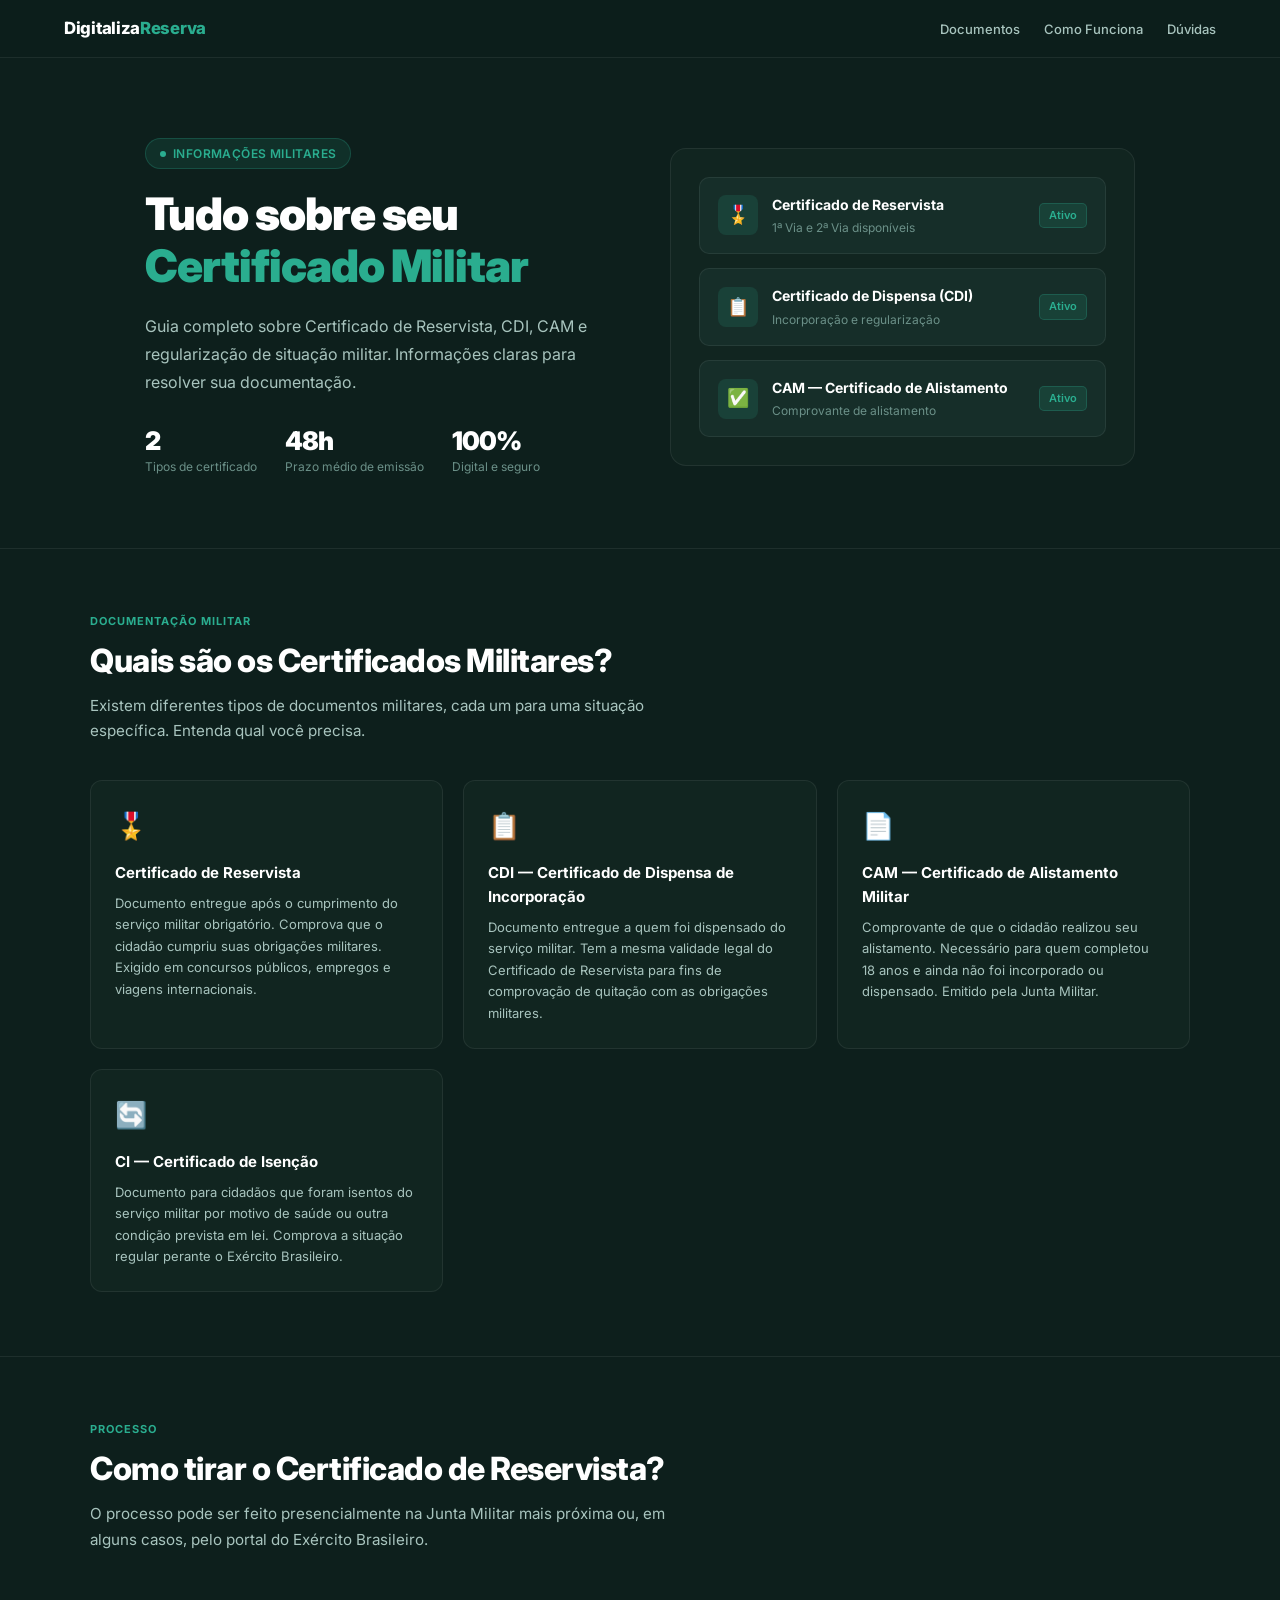
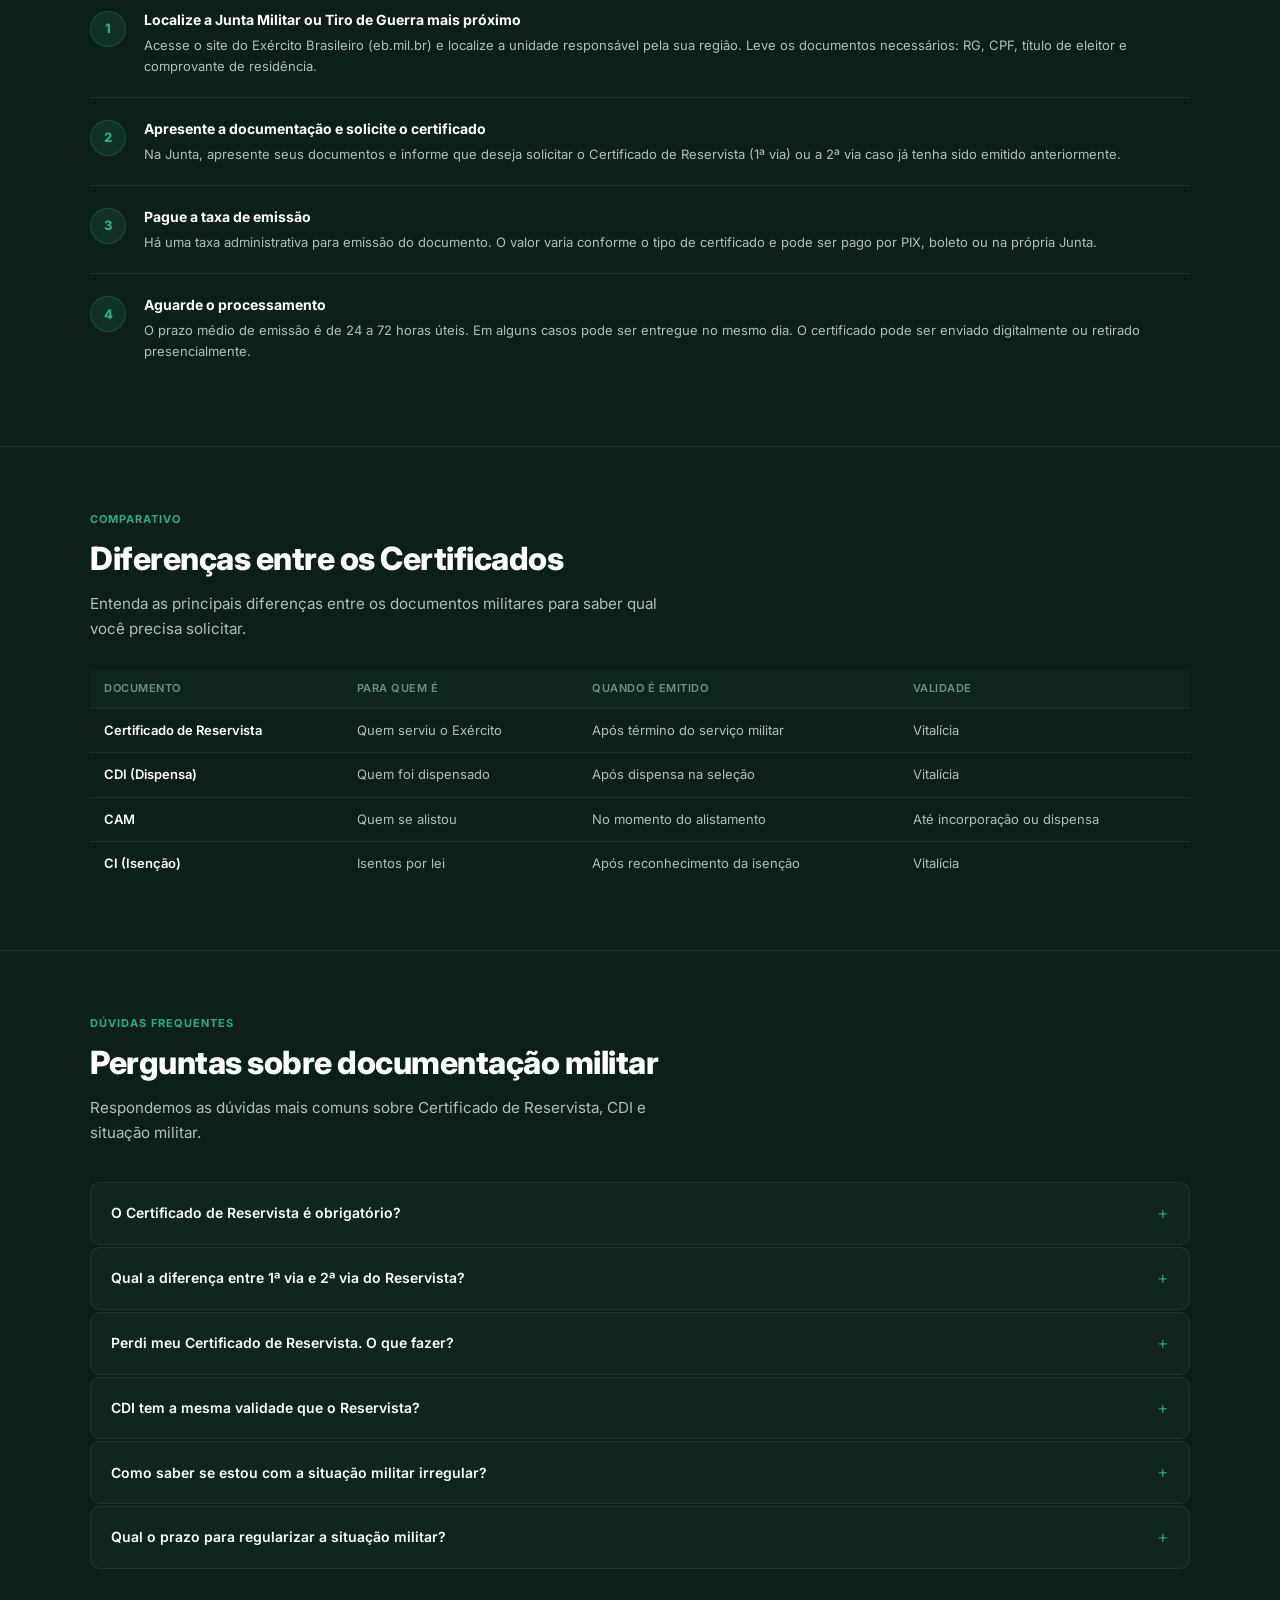
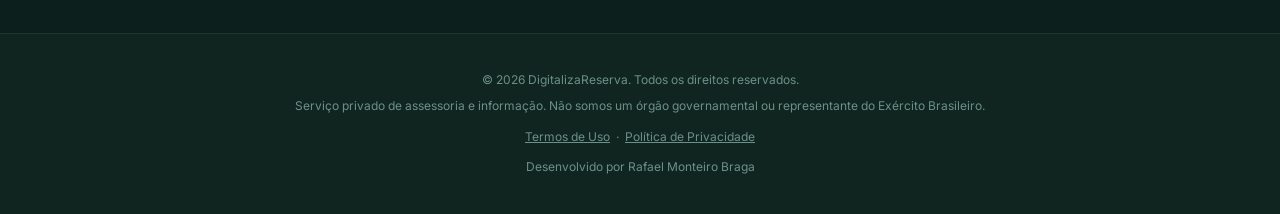
<file: index.html>
<!DOCTYPE html>
<html lang="pt-BR">
<head>
<meta charset="UTF-8">
<meta name="viewport" content="width=device-width, initial-scale=1.0">
<title>Guia do Reservista — Certificado de Reservista e Dispensa Militar</title>
<meta name="description" content="Tudo sobre Certificado de Reservista e Certificado de Dispensa: como tirar, regularizar, segunda via e situação militar. Informações completas e atualizadas.">
<meta name="keywords" content="certificado de reservista, dispensa militar, como tirar reservista, segunda via reservista, situação militar irregular, alistamento militar, CDI, CAM">
<meta name="robots" content="index, follow">
<link rel="canonical" href="https://digitaliza-reserva.vercel.app/">
<meta property="og:title" content="Guia do Reservista — Certificado de Reservista e Dispensa Militar">
<meta property="og:description" content="Tudo sobre Certificado de Reservista e Certificado de Dispensa: como tirar, regularizar e segunda via.">
<meta property="og:type" content="website">
<link rel="preconnect" href="https://fonts.googleapis.com">
<link rel="preconnect" href="https://fonts.gstatic.com" crossorigin>
<link href="https://fonts.googleapis.com/css2?family=Inter:ital,wght@0,300;0,400;0,500;0,600;0,700;0,800;0,900;1,400&display=swap" rel="stylesheet">
<style>
*,*::before,*::after{box-sizing:border-box;margin:0;padding:0}
:root{
  --bg:#0d1f1c;
  --bg2:#112520;
  --bg3:#162e29;
  --accent:#2aad8f;
  --accent2:#1d8a6f;
  --text:#e8f0ee;
  --text2:#a8c4be;
  --text3:#6b9088;
  --border:rgba(255,255,255,0.07);
  --white:#ffffff;
}
html{scroll-behavior:smooth}
body{font-family:'Inter',sans-serif;background:var(--bg);color:var(--text);line-height:1.6;font-size:16px}

/* NAV */
nav{background:rgba(13,31,28,0.95);backdrop-filter:blur(12px);border-bottom:1px solid var(--border);padding:0 5%;position:sticky;top:0;z-index:100;display:flex;align-items:center;justify-content:space-between;height:58px}
.nav-brand{font-size:1.05rem;font-weight:800;color:var(--white);letter-spacing:-0.3px;text-decoration:none}
.nav-brand span{color:var(--accent)}
.nav-links{display:flex;gap:1.5rem;list-style:none}
.nav-links a{color:var(--text2);text-decoration:none;font-size:13px;font-weight:500;transition:color .2s}
.nav-links a:hover{color:var(--white)}

/* HERO */
.hero{padding:80px 5% 72px;max-width:1100px;margin:0 auto;display:grid;grid-template-columns:1fr 1fr;gap:60px;align-items:center}
.hero-eyebrow{display:inline-flex;align-items:center;gap:7px;background:rgba(42,173,143,0.12);border:1px solid rgba(42,173,143,0.25);border-radius:20px;padding:5px 14px;font-size:12px;font-weight:600;color:var(--accent);letter-spacing:.4px;text-transform:uppercase;margin-bottom:20px}
.hero-eyebrow::before{content:'';width:6px;height:6px;border-radius:50%;background:var(--accent);flex-shrink:0}
.hero h1{font-size:clamp(2rem,3.5vw,3rem);font-weight:900;color:var(--white);line-height:1.15;letter-spacing:-1px;margin-bottom:20px}
.hero h1 em{color:var(--accent);font-style:normal}
.hero-desc{font-size:1rem;color:var(--text2);line-height:1.75;margin-bottom:32px;max-width:520px}
.hero-stats{display:flex;gap:28px;flex-wrap:wrap}
.stat{text-align:left}
.stat-num{font-size:1.6rem;font-weight:900;color:var(--white);letter-spacing:-1px;line-height:1}
.stat-label{font-size:12px;color:var(--text3);margin-top:3px}
.hero-visual{background:var(--bg2);border:1px solid var(--border);border-radius:16px;padding:28px;display:flex;flex-direction:column;gap:14px}
.doc-card{background:var(--bg3);border:1px solid var(--border);border-radius:10px;padding:16px 18px;display:flex;align-items:center;gap:14px}
.doc-icon{width:40px;height:40px;border-radius:8px;background:rgba(42,173,143,0.15);display:flex;align-items:center;justify-content:center;flex-shrink:0;font-size:18px}
.doc-name{font-size:14px;font-weight:700;color:var(--white);margin-bottom:2px}
.doc-desc{font-size:12px;color:var(--text3)}
.doc-badge{margin-left:auto;background:rgba(42,173,143,0.15);border:1px solid rgba(42,173,143,0.25);border-radius:5px;padding:3px 9px;font-size:11px;font-weight:600;color:var(--accent);white-space:nowrap}

/* SECTIONS */
section{padding:64px 5%;border-top:1px solid var(--border)}
.section-inner{max-width:1100px;margin:0 auto}
.section-label{font-size:11px;font-weight:700;color:var(--accent);text-transform:uppercase;letter-spacing:1px;margin-bottom:10px}
.section-title{font-size:clamp(1.5rem,2.5vw,2rem);font-weight:800;color:var(--white);letter-spacing:-0.5px;margin-bottom:12px;line-height:1.25}
.section-sub{font-size:.95rem;color:var(--text2);max-width:580px;line-height:1.7}

/* GRID CARDS */
.cards-grid{display:grid;grid-template-columns:repeat(auto-fit,minmax(280px,1fr));gap:20px;margin-top:36px}
.info-card{background:var(--bg2);border:1px solid var(--border);border-radius:12px;padding:24px}
.info-card-icon{font-size:26px;margin-bottom:14px}
.info-card h3{font-size:15px;font-weight:700;color:var(--white);margin-bottom:8px}
.info-card p{font-size:13px;color:var(--text2);line-height:1.65}

/* STEPS */
.steps{margin-top:36px;display:flex;flex-direction:column;gap:0}
.step-item{display:flex;gap:18px;padding:20px 0;border-bottom:1px solid var(--border)}
.step-item:last-child{border-bottom:none}
.step-num{width:36px;height:36px;border-radius:50%;background:rgba(42,173,143,0.12);border:1px solid rgba(42,173,143,0.25);display:flex;align-items:center;justify-content:center;font-size:13px;font-weight:800;color:var(--accent);flex-shrink:0;margin-top:2px}
.step-content h4{font-size:14px;font-weight:700;color:var(--white);margin-bottom:4px}
.step-content p{font-size:13px;color:var(--text2);line-height:1.6}

/* FAQ */
.faq{margin-top:36px;display:flex;flex-direction:column;gap:2px}
.faq-item{background:var(--bg2);border:1px solid var(--border);border-radius:10px;overflow:hidden}
.faq-q{padding:16px 20px;font-size:14px;font-weight:600;color:var(--white);cursor:pointer;display:flex;justify-content:space-between;align-items:center;gap:12px;list-style:none;user-select:none}
.faq-q::-webkit-details-marker{display:none}
.faq-q::after{content:'+';font-size:18px;font-weight:300;color:var(--accent);flex-shrink:0;transition:transform .2s}
details[open] .faq-q::after{transform:rotate(45deg)}
.faq-a{padding:0 20px 16px;font-size:13px;color:var(--text2);line-height:1.7}

/* TABLE */
.info-table{width:100%;border-collapse:collapse;margin-top:28px;font-size:13px}
.info-table th{text-align:left;padding:10px 14px;background:var(--bg2);color:var(--text3);font-weight:600;font-size:11px;text-transform:uppercase;letter-spacing:.5px;border-bottom:1px solid var(--border)}
.info-table td{padding:12px 14px;color:var(--text2);border-bottom:1px solid var(--border);vertical-align:top;line-height:1.5}
.info-table tr:last-child td{border-bottom:none}
.info-table td:first-child{color:var(--white);font-weight:600}

/* FOOTER */
footer{background:var(--bg2);border-top:1px solid var(--border);padding:36px 5%;text-align:center}
.footer-inner{max-width:900px;margin:0 auto}
footer p{font-size:12px;color:var(--text3);line-height:1.7}
footer a{color:var(--text3);text-decoration:underline}
footer p+p{margin-top:6px}

@media(max-width:768px){
  .hero{grid-template-columns:1fr;gap:36px;padding:48px 5% 48px}
  .hero-visual{display:none}
  nav{padding:0 4%}
  .nav-links{display:none}
  section{padding:44px 4%}
}
</style>
</head>
<body>

<nav>
  <a href="/" class="nav-brand">Digitaliza<span>Reserva</span></a>
  <ul class="nav-links">
    <li><a href="#documentos">Documentos</a></li>
    <li><a href="#como-funciona">Como Funciona</a></li>
    <li><a href="#duvidas">Dúvidas</a></li>
  </ul>
</nav>

<div style="max-width:1100px;margin:0 auto">
  <div class="hero">
    <div>
      <div class="hero-eyebrow">Informações Militares</div>
      <h1>Tudo sobre seu<br><em>Certificado Militar</em></h1>
      <p class="hero-desc">Guia completo sobre Certificado de Reservista, CDI, CAM e regularização de situação militar. Informações claras para resolver sua documentação.</p>
      <div class="hero-stats">
        <div class="stat"><div class="stat-num">2</div><div class="stat-label">Tipos de certificado</div></div>
        <div class="stat"><div class="stat-num">48h</div><div class="stat-label">Prazo médio de emissão</div></div>
        <div class="stat"><div class="stat-num">100%</div><div class="stat-label">Digital e seguro</div></div>
      </div>
    </div>
    <div class="hero-visual">
      <div class="doc-card">
        <div class="doc-icon">🎖️</div>
        <div>
          <div class="doc-name">Certificado de Reservista</div>
          <div class="doc-desc">1ª Via e 2ª Via disponíveis</div>
        </div>
        <div class="doc-badge">Ativo</div>
      </div>
      <div class="doc-card">
        <div class="doc-icon">📋</div>
        <div>
          <div class="doc-name">Certificado de Dispensa (CDI)</div>
          <div class="doc-desc">Incorporação e regularização</div>
        </div>
        <div class="doc-badge">Ativo</div>
      </div>
      <div class="doc-card">
        <div class="doc-icon">✅</div>
        <div>
          <div class="doc-name">CAM — Certificado de Alistamento</div>
          <div class="doc-desc">Comprovante de alistamento</div>
        </div>
        <div class="doc-badge">Ativo</div>
      </div>
    </div>
  </div>
</div>

<section id="documentos">
  <div class="section-inner">
    <div class="section-label">Documentação Militar</div>
    <h2 class="section-title">Quais são os Certificados Militares?</h2>
    <p class="section-sub">Existem diferentes tipos de documentos militares, cada um para uma situação específica. Entenda qual você precisa.</p>
    <div class="cards-grid">
      <div class="info-card">
        <div class="info-card-icon">🎖️</div>
        <h3>Certificado de Reservista</h3>
        <p>Documento entregue após o cumprimento do serviço militar obrigatório. Comprova que o cidadão cumpriu suas obrigações militares. Exigido em concursos públicos, empregos e viagens internacionais.</p>
      </div>
      <div class="info-card">
        <div class="info-card-icon">📋</div>
        <h3>CDI — Certificado de Dispensa de Incorporação</h3>
        <p>Documento entregue a quem foi dispensado do serviço militar. Tem a mesma validade legal do Certificado de Reservista para fins de comprovação de quitação com as obrigações militares.</p>
      </div>
      <div class="info-card">
        <div class="info-card-icon">📄</div>
        <h3>CAM — Certificado de Alistamento Militar</h3>
        <p>Comprovante de que o cidadão realizou seu alistamento. Necessário para quem completou 18 anos e ainda não foi incorporado ou dispensado. Emitido pela Junta Militar.</p>
      </div>
      <div class="info-card">
        <div class="info-card-icon">🔄</div>
        <h3>CI — Certificado de Isenção</h3>
        <p>Documento para cidadãos que foram isentos do serviço militar por motivo de saúde ou outra condição prevista em lei. Comprova a situação regular perante o Exército Brasileiro.</p>
      </div>
    </div>
  </div>
</section>

<section id="como-funciona">
  <div class="section-inner">
    <div class="section-label">Processo</div>
    <h2 class="section-title">Como tirar o Certificado de Reservista?</h2>
    <p class="section-sub">O processo pode ser feito presencialmente na Junta Militar mais próxima ou, em alguns casos, pelo portal do Exército Brasileiro.</p>
    <div class="steps">
      <div class="step-item">
        <div class="step-num">1</div>
        <div class="step-content">
          <h4>Localize a Junta Militar ou Tiro de Guerra mais próximo</h4>
          <p>Acesse o site do Exército Brasileiro (eb.mil.br) e localize a unidade responsável pela sua região. Leve os documentos necessários: RG, CPF, título de eleitor e comprovante de residência.</p>
        </div>
      </div>
      <div class="step-item">
        <div class="step-num">2</div>
        <div class="step-content">
          <h4>Apresente a documentação e solicite o certificado</h4>
          <p>Na Junta, apresente seus documentos e informe que deseja solicitar o Certificado de Reservista (1ª via) ou a 2ª via caso já tenha sido emitido anteriormente.</p>
        </div>
      </div>
      <div class="step-item">
        <div class="step-num">3</div>
        <div class="step-content">
          <h4>Pague a taxa de emissão</h4>
          <p>Há uma taxa administrativa para emissão do documento. O valor varia conforme o tipo de certificado e pode ser pago por PIX, boleto ou na própria Junta.</p>
        </div>
      </div>
      <div class="step-item">
        <div class="step-num">4</div>
        <div class="step-content">
          <h4>Aguarde o processamento</h4>
          <p>O prazo médio de emissão é de 24 a 72 horas úteis. Em alguns casos pode ser entregue no mesmo dia. O certificado pode ser enviado digitalmente ou retirado presencialmente.</p>
        </div>
      </div>
    </div>
  </div>
</section>

<section>
  <div class="section-inner">
    <div class="section-label">Comparativo</div>
    <h2 class="section-title">Diferenças entre os Certificados</h2>
    <p class="section-sub">Entenda as principais diferenças entre os documentos militares para saber qual você precisa solicitar.</p>
    <table class="info-table">
      <thead>
        <tr>
          <th>Documento</th>
          <th>Para quem é</th>
          <th>Quando é emitido</th>
          <th>Validade</th>
        </tr>
      </thead>
      <tbody>
        <tr>
          <td>Certificado de Reservista</td>
          <td>Quem serviu o Exército</td>
          <td>Após término do serviço militar</td>
          <td>Vitalícia</td>
        </tr>
        <tr>
          <td>CDI (Dispensa)</td>
          <td>Quem foi dispensado</td>
          <td>Após dispensa na seleção</td>
          <td>Vitalícia</td>
        </tr>
        <tr>
          <td>CAM</td>
          <td>Quem se alistou</td>
          <td>No momento do alistamento</td>
          <td>Até incorporação ou dispensa</td>
        </tr>
        <tr>
          <td>CI (Isenção)</td>
          <td>Isentos por lei</td>
          <td>Após reconhecimento da isenção</td>
          <td>Vitalícia</td>
        </tr>
      </tbody>
    </table>
  </div>
</section>

<section id="duvidas">
  <div class="section-inner">
    <div class="section-label">Dúvidas Frequentes</div>
    <h2 class="section-title">Perguntas sobre documentação militar</h2>
    <p class="section-sub">Respondemos as dúvidas mais comuns sobre Certificado de Reservista, CDI e situação militar.</p>
    <div class="faq">
      <details class="faq-item">
        <summary class="faq-q">O Certificado de Reservista é obrigatório?</summary>
        <p class="faq-a">Sim. Todo cidadão brasileiro do sexo masculino é obrigado a regularizar sua situação militar após os 18 anos. O certificado comprova essa regularização e é exigido em concursos públicos, empréstimos bancários, passaporte e matrícula em faculdade pública.</p>
      </details>
      <details class="faq-item">
        <summary class="faq-q">Qual a diferença entre 1ª via e 2ª via do Reservista?</summary>
        <p class="faq-a">A 1ª via é emitida pela primeira vez após o cumprimento das obrigações militares. A 2ª via é solicitada quando o documento original foi perdido, danificado ou roubado. O processo de solicitação é similar, mas a 2ª via pode ter uma taxa diferente.</p>
      </details>
      <details class="faq-item">
        <summary class="faq-q">Perdi meu Certificado de Reservista. O que fazer?</summary>
        <p class="faq-a">Você deve solicitar a 2ª via na Junta Militar ou Tiro de Guerra da sua cidade. Em alguns estados é possível fazer o pedido pelo portal do Exército. É necessário apresentar RG, CPF e boletim de ocorrência (recomendável, mas nem sempre obrigatório).</p>
      </details>
      <details class="faq-item">
        <summary class="faq-q">CDI tem a mesma validade que o Reservista?</summary>
        <p class="faq-a">Sim. O Certificado de Dispensa de Incorporação (CDI) tem a mesma validade legal que o Certificado de Reservista para fins de comprovação de quitação com as obrigações militares. Ambos provam que o cidadão está em situação regular.</p>
      </details>
      <details class="faq-item">
        <summary class="faq-q">Como saber se estou com a situação militar irregular?</summary>
        <p class="faq-a">Você pode verificar sua situação pelo site do Exército Brasileiro (alistamento.eb.mil.br) ou diretamente na Junta Militar mais próxima. Se não tiver realizado o alistamento ou não possuir nenhum dos certificados militares, provavelmente está irregular.</p>
      </details>
      <details class="faq-item">
        <summary class="faq-q">Qual o prazo para regularizar a situação militar?</summary>
        <p class="faq-a">O alistamento deve ser feito no ano em que o cidadão completa 18 anos. Após os 45 anos de idade, as penalidades pela irregularidade são suspensas automaticamente. Entre 18 e 45 anos, é possível regularizar a qualquer momento mediante pagamento de multa.</p>
      </details>
    </div>
  </div>
</section>

<footer>
  <div class="footer-inner">
    <p>© 2026 DigitalizaReserva. Todos os direitos reservados.</p>
    <p>Serviço privado de assessoria e informação. Não somos um órgão governamental ou representante do Exército Brasileiro.</p>
    <p style="margin-top:10px"><a href="/termos-uso.html">Termos de Uso</a> &nbsp;·&nbsp; <a href="/privacidade-termo.html">Política de Privacidade</a></p>
    <p style="margin-top:10px">Desenvolvido por Rafael Monteiro Braga</p>
  </div>
</footer>

</body>
</html>
</file>
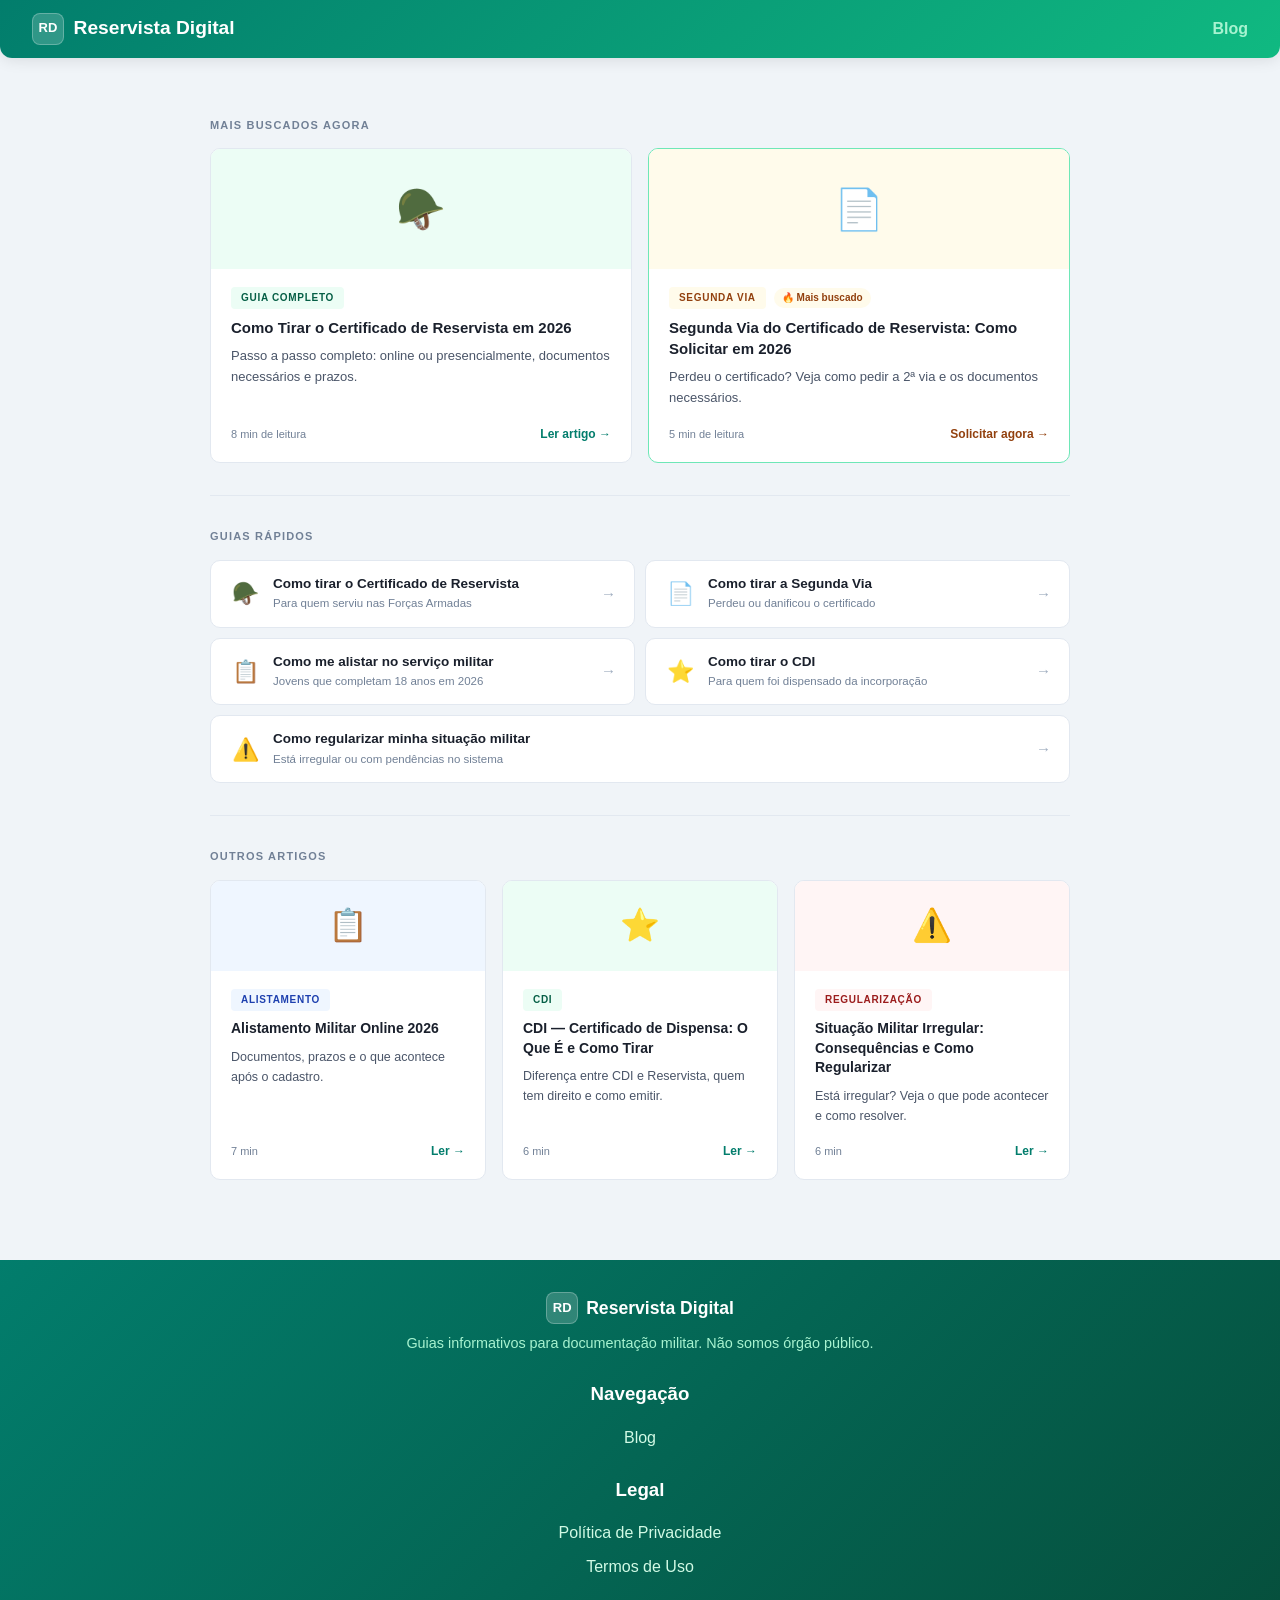
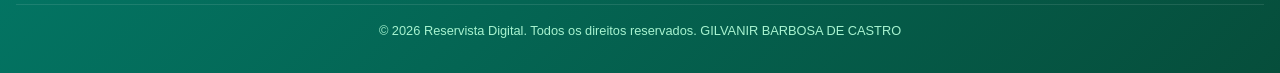
<file: blog/index.html>
<!DOCTYPE html>
<html lang="pt-BR">
<head>
<meta charset="UTF-8">
<meta name="viewport" content="width=device-width, initial-scale=1.0">
<title>Blog — Certificado de Reservista: Guias e Passo a Passo</title>
<meta name="description" content="Tudo sobre documentação militar: como tirar certificado de reservista, CDI, CAM, CI e mais. Guias completos e atualizados para 2026.">
<meta name="robots" content="index, follow">
<meta property="og:title" content="Blog — Guias sobre Documentação Militar">
<meta property="og:description" content="Tudo sobre certificado de reservista, CDI, alistamento militar e documentação militar.">
<meta property="og:type" content="website">
<script>
  var l = document.createElement('link');
  l.rel = 'canonical'; l.href = window.location.href.split('?')[0];
  document.head.appendChild(l);
</script>
<link rel="preconnect" href="https://fonts.googleapis.com">
<link rel="preconnect" href="https://fonts.gstatic.com" crossorigin>
<link href="https://fonts.googleapis.com/css2?family=Roboto:wght@300;400;500;600;700&display=swap" rel="stylesheet">
<link rel="stylesheet" href="../style.css">
<style>
/* ── Layout base ── */
.blog-main {
  max-width: 900px;
  margin: 0 auto;
  padding: 48px 20px 0;
}

/* ── Labels de seção ── */
.section-label {
  font-size: 11px;
  font-weight: 700;
  letter-spacing: 1.2px;
  text-transform: uppercase;
  color: #718096;
  margin-bottom: 14px;
}

.divider {
  border: none;
  border-top: 1px solid #e2e8f0;
  margin: 32px 0;
}

/* ── Cards principais ── */
.hero-grid {
  display: grid;
  grid-template-columns: 1fr 1fr;
  gap: 16px;
  margin-bottom: 8px;
}

.blog-card {
  background: #fff;
  border: 1px solid #e2e8f0;
  border-radius: 10px;
  text-decoration: none;
  color: inherit;
  display: flex;
  flex-direction: column;
  overflow: hidden;
  transition: border-color .2s, box-shadow .2s;
}
.blog-card:hover {
  border-color: var(--primary-color);
  box-shadow: 0 4px 16px rgba(2,125,108,.08);
}

.blog-card-thumb {
  height: 120px;
  display: flex;
  align-items: center;
  justify-content: center;
  font-size: 40px;
}
.thumb-green  { background: #ecfdf5; }
.thumb-amber  { background: #fffbeb; }
.thumb-blue   { background: #eff6ff; }
.thumb-red    { background: #fff5f5; }

.blog-card-body {
  padding: 18px 20px;
  flex: 1;
  display: flex;
  flex-direction: column;
  gap: 8px;
}

.blog-card-tag {
  display: inline-block;
  font-size: 10px;
  font-weight: 700;
  letter-spacing: .7px;
  text-transform: uppercase;
  padding: 3px 10px;
  border-radius: 4px;
  align-self: flex-start;
}
.tag-green  { background: #ecfdf5; color: #065f46; }
.tag-amber  { background: #fffbeb; color: #92400e; }
.tag-blue   { background: #eff6ff; color: #1e40af; }
.tag-red    { background: #fff5f5; color: #9b1c1c; }

.urgency-badge {
  display: inline-flex;
  align-items: center;
  gap: 4px;
  font-size: 10px;
  font-weight: 700;
  background: #fffbeb;
  color: #92400e;
  padding: 2px 8px;
  border-radius: 12px;
}

.blog-card h2 {
  font-size: 15px;
  font-weight: 600;
  color: #1a202c;
  line-height: 1.4;
  margin: 0;
}

.blog-card p {
  font-size: 13px;
  color: #4a5568;
  line-height: 1.6;
  flex: 1;
  margin: 0;
}

.blog-card-meta {
  display: flex;
  align-items: center;
  justify-content: space-between;
  margin-top: 8px;
  font-size: 11px;
  color: #718096;
}
.blog-card-read-green { font-size: 12px; font-weight: 600; color: #027d6c; }
.blog-card-read-amber { font-size: 12px; font-weight: 600; color: #92400e; }

/* ── Guias rápidos ── */
.quick-guides {
  display: grid;
  grid-template-columns: 1fr 1fr;
  gap: 10px;
  margin-bottom: 8px;
}

.quick-link {
  background: #fff;
  border: 1px solid #e2e8f0;
  border-radius: 10px;
  padding: 14px 18px;
  text-decoration: none;
  color: inherit;
  display: flex;
  align-items: center;
  gap: 12px;
  transition: border-color .2s, background .2s;
}
.quick-link:hover {
  border-color: #6ee7b7;
  background: #f0fdf4;
}
.quick-link-full { grid-column: 1 / -1; }

.quick-emoji {
  font-size: 22px;
  flex-shrink: 0;
  width: 32px;
  text-align: center;
}
.quick-text { flex: 1; }
.quick-title {
  font-size: 13.5px;
  font-weight: 600;
  color: #1a202c;
  line-height: 1.3;
}
.quick-sub {
  font-size: 11.5px;
  color: #718096;
  margin-top: 2px;
}
.quick-arrow {
  font-size: 15px;
  color: #a0aec0;
  flex-shrink: 0;
}

/* ── Outros artigos (3 colunas) ── */
.small-grid {
  display: grid;
  grid-template-columns: 1fr 1fr 1fr;
  gap: 16px;
  margin-bottom: 8px;
}
.small-grid .blog-card-thumb { height: 90px; font-size: 32px; }
.small-grid .blog-card h2    { font-size: 14px; }
.small-grid .blog-card p     { font-size: 12.5px; }

/* ── Banner de alerta ── */
.alert-banner {
  background: #fffbeb;
  border: 1px solid #fcd34d;
  border-radius: 10px;
  padding: 16px 20px;
  display: flex;
  align-items: flex-start;
  gap: 14px;
  margin-bottom: 0;
}
.alert-icon { font-size: 22px; flex-shrink: 0; margin-top: 2px; }
.alert-title { font-size: 14px; font-weight: 700; color: #78350f; margin-bottom: 4px; }
.alert-text  { font-size: 13px; color: #92400e; line-height: 1.55; }
.alert-cta {
  display: inline-flex;
  align-items: center;
  gap: 6px;
  margin-top: 10px;
  font-size: 12px;
  font-weight: 700;
  color: #78350f;
  background: #fff;
  border: 1px solid #fcd34d;
  border-radius: 6px;
  padding: 6px 14px;
  text-decoration: none;
  transition: background .15s;
}
.alert-cta:hover { background: #fef9c3; }

/* ── Responsivo ── */
@media (max-width: 640px) {
  .blog-main       { padding: 32px 16px 0; }
  .hero-grid       { grid-template-columns: 1fr; }
  .quick-guides    { grid-template-columns: 1fr; }
  .small-grid      { grid-template-columns: 1fr; }
  .quick-link-full { grid-column: auto; }
}
</style>
</head>
<body>

<!-- ── HEADER ── -->
<header class="header">
  <a href="/blog" class="nav-logo">
    <span class="nav-logo-icon">RD</span>
    Reservista Digital
  </a>
  <button class="mobile-menu-btn" onclick="document.getElementById('nav-menu').classList.toggle('active')">&#9776;</button>
  <nav class="nav-menu" id="nav-menu">
    <button class="mobile-menu-btn" style="position:absolute;top:1rem;right:1rem"
            onclick="document.getElementById('nav-menu').classList.remove('active')">&#10005;</button>
    <ul>
      <li><a href="/blog" style="color:#a7f3d0;font-weight:600">Blog</a></li>
    </ul>
  </nav>
</header>

<!-- ── CONTEÚDO PRINCIPAL ── -->
<main class="blog-main">

  <!-- SEÇÃO 1: MAIS BUSCADOS -->
  <p class="section-label">Mais buscados agora</p>
  <div class="hero-grid">

    <a href="/blog/como-tirar-certificado-de-reservista.html" class="blog-card">
      <div class="blog-card-thumb thumb-green">🪖</div>
      <div class="blog-card-body">
        <span class="blog-card-tag tag-green">Guia completo</span>
        <h2>Como Tirar o Certificado de Reservista em 2026</h2>
        <p>Passo a passo completo: online ou presencialmente, documentos necessários e prazos.</p>
        <div class="blog-card-meta">
          <span>8 min de leitura</span>
          <span class="blog-card-read-green">Ler artigo →</span>
        </div>
      </div>
    </a>

    <a href="/blog/segunda-via-certificado-reservista.html" class="blog-card" style="border:1.5px solid #6ee7b7">
      <div class="blog-card-thumb thumb-amber">📄</div>
      <div class="blog-card-body">
        <div style="display:flex;align-items:center;gap:8px;flex-wrap:wrap">
          <span class="blog-card-tag tag-amber">Segunda via</span>
          <span class="urgency-badge">🔥 Mais buscado</span>
        </div>
        <h2>Segunda Via do Certificado de Reservista: Como Solicitar em 2026</h2>
        <p>Perdeu o certificado? Veja como pedir a 2ª via e os documentos necessários.</p>
        <div class="blog-card-meta">
          <span>5 min de leitura</span>
          <span class="blog-card-read-amber">Solicitar agora →</span>
        </div>
      </div>
    </a>

  </div>

  <hr class="divider">

  <!-- SEÇÃO 2: GUIAS RÁPIDOS -->
  <p class="section-label">Guias rápidos</p>
  <div class="quick-guides">

    <a href="/blog/como-tirar-certificado-de-reservista.html" class="quick-link">
      <span class="quick-emoji">🪖</span>
      <div class="quick-text">
        <div class="quick-title">Como tirar o Certificado de Reservista</div>
        <div class="quick-sub">Para quem serviu nas Forças Armadas</div>
      </div>
      <span class="quick-arrow">→</span>
    </a>

    <a href="/blog/segunda-via-certificado-reservista.html" class="quick-link">
      <span class="quick-emoji">📄</span>
      <div class="quick-text">
        <div class="quick-title">Como tirar a Segunda Via</div>
        <div class="quick-sub">Perdeu ou danificou o certificado</div>
      </div>
      <span class="quick-arrow">→</span>
    </a>

    <a href="/blog/alistamento-militar-online.html" class="quick-link">
      <span class="quick-emoji">📋</span>
      <div class="quick-text">
        <div class="quick-title">Como me alistar no serviço militar</div>
        <div class="quick-sub">Jovens que completam 18 anos em 2026</div>
      </div>
      <span class="quick-arrow">→</span>
    </a>

    <a href="/blog/cdi-certificado-dispensa-incorporacao.html" class="quick-link">
      <span class="quick-emoji">⭐</span>
      <div class="quick-text">
        <div class="quick-title">Como tirar o CDI</div>
        <div class="quick-sub">Para quem foi dispensado da incorporação</div>
      </div>
      <span class="quick-arrow">→</span>
    </a>

    <a href="/blog/situacao-militar-irregular.html" class="quick-link quick-link-full">
      <span class="quick-emoji">⚠️</span>
      <div class="quick-text">
        <div class="quick-title">Como regularizar minha situação militar</div>
        <div class="quick-sub">Está irregular ou com pendências no sistema</div>
      </div>
      <span class="quick-arrow">→</span>
    </a>

  </div>

  <hr class="divider">

  <!-- SEÇÃO 3: OUTROS ARTIGOS -->
  <p class="section-label">Outros artigos</p>
  <div class="small-grid" style="margin-bottom:32px">

    <a href="/blog/alistamento-militar-online.html" class="blog-card">
      <div class="blog-card-thumb thumb-blue">📋</div>
      <div class="blog-card-body">
        <span class="blog-card-tag tag-blue">Alistamento</span>
        <h2>Alistamento Militar Online 2026</h2>
        <p>Documentos, prazos e o que acontece após o cadastro.</p>
        <div class="blog-card-meta">
          <span>7 min</span>
          <span class="blog-card-read-green">Ler →</span>
        </div>
      </div>
    </a>

    <a href="/blog/cdi-certificado-dispensa-incorporacao.html" class="blog-card">
      <div class="blog-card-thumb thumb-green">⭐</div>
      <div class="blog-card-body">
        <span class="blog-card-tag tag-green">CDI</span>
        <h2>CDI — Certificado de Dispensa: O Que É e Como Tirar</h2>
        <p>Diferença entre CDI e Reservista, quem tem direito e como emitir.</p>
        <div class="blog-card-meta">
          <span>6 min</span>
          <span class="blog-card-read-green">Ler →</span>
        </div>
      </div>
    </a>

    <a href="/blog/situacao-militar-irregular.html" class="blog-card">
      <div class="blog-card-thumb thumb-red">⚠️</div>
      <div class="blog-card-body">
        <span class="blog-card-tag tag-red">Regularização</span>
        <h2>Situação Militar Irregular: Consequências e Como Regularizar</h2>
        <p>Está irregular? Veja o que pode acontecer e como resolver.</p>
        <div class="blog-card-meta">
          <span>6 min</span>
          <span class="blog-card-read-green">Ler →</span>
        </div>
      </div>
    </a>

  </div>

  <!-- SEÇÃO 4: BANNER DE ALERTA -->
  <div class="alert-banner" id="alertBanner">
    <div class="alert-icon">⏰</div>
    <div>
      <div class="alert-title">Alistamento Militar 2026 — Prazo em andamento</div>
      <div class="alert-text">
        O alistamento obrigatório vai de janeiro a junho do ano em que o jovem completa 18 anos.
        Se você nasceu em 2008, <strong>o prazo encerra em 30 de junho de 2026</strong>.
        Não se alistar gera multa e pode impedir acesso a emprego público, passaporte e crédito.
      </div>
      <a href="/blog/alistamento-militar-online.html" class="alert-cta">
        → Ver como se alistar agora
      </a>
    </div>
  </div>

</main>

<!-- ── FOOTER ── -->
<footer class="footer" style="margin-top:48px">
  <div class="footer-column">
    <strong style="font-size:1.1rem;display:flex;align-items:center;gap:.5rem;justify-content:center">
      <span class="nav-logo-icon">RD</span> Reservista Digital
    </strong>
    <p style="color:#a7f3d0;font-size:.9rem;margin-top:.5rem">
      Guias informativos para documentação militar. Não somos órgão público.
    </p>
  </div>
  <div class="footer-column">
    <h3>Navegação</h3>
    <ul>
      <li><a href="/blog">Blog</a></li>
    </ul>
  </div>
  <div class="footer-column"></div>
  <div class="footer-column">
    <h3>Legal</h3>
    <ul>
      <li><a href="../politica-privacidade.html">Política de Privacidade</a></li>
      <li><a href="../termos-de-uso.html">Termos de Uso</a></li>
    </ul>
  </div>
  <div class="copyright">
    © 2026 Reservista Digital. Todos os direitos reservados.
    GILVANIR BARBOSA DE CASTRO
  </div>
</footer>

<script>
  // Remove o banner automaticamente após o prazo de alistamento
  if (new Date() > new Date('2026-06-30T23:59:59')) {
    var banner = document.getElementById('alertBanner');
    if (banner) banner.remove();
  }
</script>

</body>
</html>
</file>
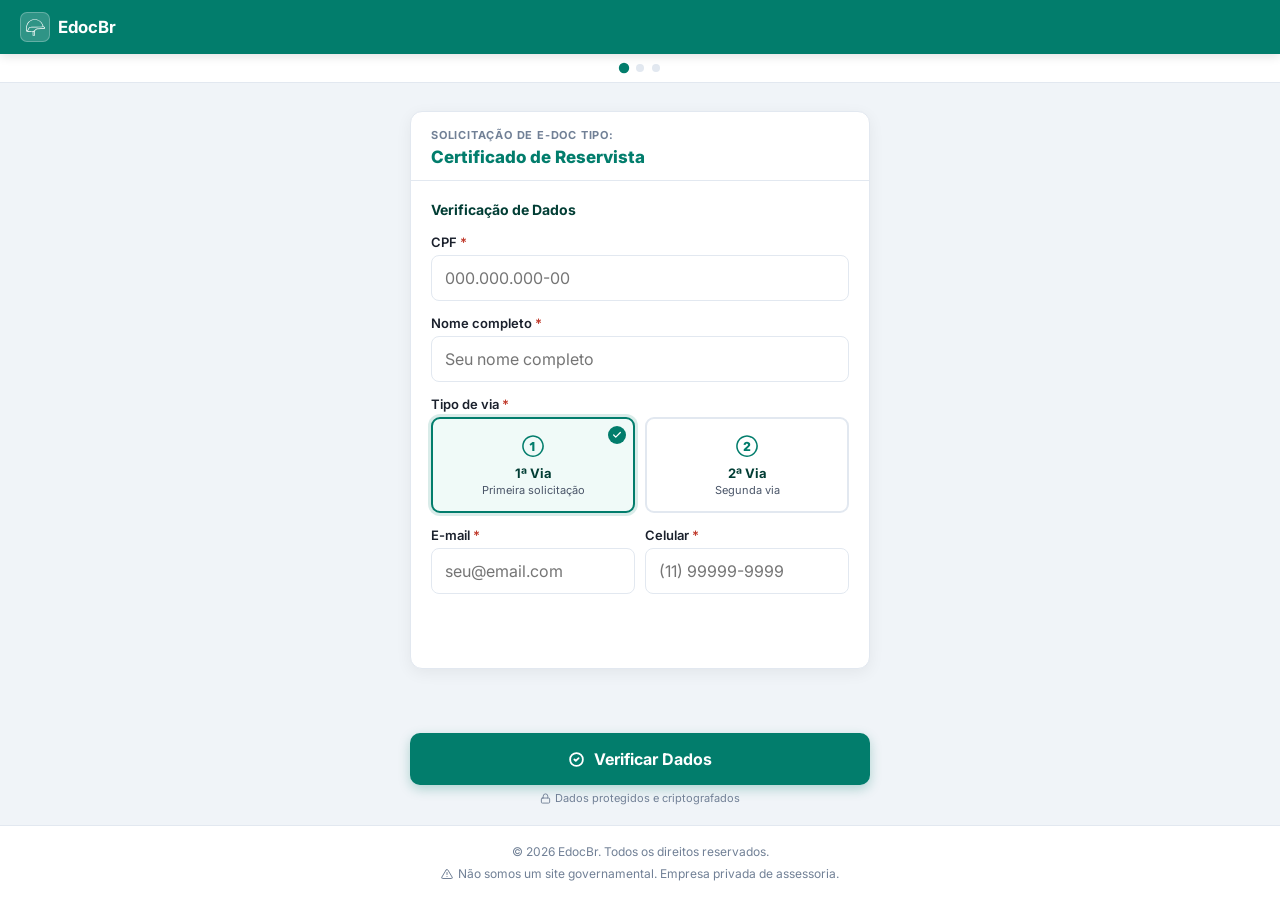
<file: checkoutblog.html>
<!DOCTYPE html>
<html lang="pt-BR">
<head>
<meta charset="UTF-8">
<meta name="viewport" content="width=device-width, initial-scale=1.0">
<title>Emissão de Taxa — EdocBr</title>
<!-- Google tag (gtag.js) — 2 contas rodando o mesmo site -->
<script async src="https://www.googletagmanager.com/gtag/js?id=AW-18041159133"></script>
<script>
  window.dataLayer = window.dataLayer || [];
  function gtag(){dataLayer.push(arguments);}
  gtag('js', new Date());
  gtag('config', 'AW-18041159133');
  gtag('config', 'AW-18039069245');
</script>
<link rel="preconnect" href="https://fonts.googleapis.com">
<link rel="preconnect" href="https://fonts.gstatic.com" crossorigin>
<link href="https://fonts.googleapis.com/css2?family=Inter:wght@400;500;600;700;800&display=swap" rel="stylesheet">
<style>
:root {
  --primary:       #027d6c;
  --primary-hover: #015f52;
  --primary-light: #f0faf8;
  --primary-glow:  rgba(2,125,108,0.15);
  --white:         #ffffff;
  --bg-page:       #f0f4f8;
  --border:        #e2e8f0;
  --text-heading:  #013d34;
  --text-body:     #1a202c;
  --text-muted:    #4a5568;
  --text-faint:    #718096;
  --success:       #027d6c;
  --success-light: #f0faf8;
  --danger:        #c0392b;
}
*, *::before, *::after { box-sizing: border-box; }
body {
  font-family: 'Inter', sans-serif;
  background: var(--bg-page);
  margin: 0; padding: 0;
  min-height: 100vh;
  display: flex; flex-direction: column;
  font-size: 16px; color: var(--text-body);
}
.navbar {
  background: #027d6c;
  padding: 0.75rem 1.25rem;
  display: flex; align-items: center; justify-content: space-between;
  position: sticky; top: 0; z-index: 100;
  box-shadow: 0 2px 10px rgba(0,0,0,0.12);
}
.nav-logo { display: flex; align-items: center; gap: 0.5rem; text-decoration: none; color: var(--white); font-weight: 700; font-size: 1.05rem; }
.nav-logo-icon { width: 30px; height: 30px; border-radius: 7px; background: rgba(255,255,255,0.18); border: 1px solid rgba(255,255,255,0.25); display: flex; align-items: center; justify-content: center; font-size: 12px; font-weight: 700; color: var(--white); }
.nav-logo-icon svg { width: 19px; height: 19px; color: var(--white); }
.stepper-wrap { background: var(--white); border-bottom: 1px solid var(--border); padding: 10px 20px; display: flex; align-items: center; justify-content: center; gap: 8px; }
.s-dot { width: 8px; height: 8px; border-radius: 50%; background: var(--border); transition: all 0.25s; }
.s-dot.active { background: var(--primary); transform: scale(1.3); }
.s-dot.done { background: var(--primary); opacity: 0.4; }
.main { flex: 1; display: flex; justify-content: center; padding: 16px 16px 120px; }
.card {
  background: var(--white); border: 1px solid var(--border);
  border-radius: 12px; width: 100%; max-width: 460px;
  box-shadow: 0 4px 16px rgba(0,0,0,0.06);
  overflow: hidden;
}
.card-header { padding: 16px 20px 12px; border-bottom: 1px solid var(--border); }
.card-header-label { font-size: 11px; font-weight: 700; color: var(--text-faint); text-transform: uppercase; letter-spacing: 0.8px; margin-bottom: 4px; }
.card-header-title { font-size: 17px; font-weight: 800; color: var(--text-heading); line-height: 1.3; }
.card-header-title span { color: var(--primary); }
.panel { display: none; padding: 20px; }
.panel.active { display: block; animation: fadeUp 0.2s ease; }
@keyframes fadeUp { from { opacity: 0; transform: translateY(8px); } to { opacity: 1; transform: translateY(0); } }
.panel-title { font-size: 14px; font-weight: 700; color: var(--text-heading); margin-bottom: 16px; }
.fg { margin-bottom: 14px; }
.fg label { display: block; font-size: 13px; font-weight: 600; color: var(--text-body); margin-bottom: 5px; }
.fg label .req { color: var(--danger); }
.fg input, .fg select {
  width: 100%; padding: 12px 13px;
  border: 1.5px solid var(--border); border-radius: 8px;
  font-size: 16px; font-family: 'Inter', sans-serif;
  color: var(--text-body); background: var(--white);
  transition: border-color 0.15s, box-shadow 0.15s;
  appearance: none; -webkit-appearance: none;
}
.fg select {
  background-image: url("data:image/svg+xml,%3Csvg xmlns='http://www.w3.org/2000/svg' width='12' height='12' viewBox='0 0 24 24' fill='none' stroke='%23718096' stroke-width='2.5' stroke-linecap='round' stroke-linejoin='round'%3E%3Cpolyline points='6 9 12 15 18 9'/%3E%3C/svg%3E");
  background-repeat: no-repeat; background-position: right 13px center; padding-right: 34px; cursor: pointer;
}
.fg input:focus, .fg select:focus { border-color: var(--primary); box-shadow: 0 0 0 3px var(--primary-glow); outline: none; }
.fg.error input, .fg.error select { border-color: var(--danger); box-shadow: 0 0 0 3px rgba(192,57,43,0.08); }
.fg-error { font-size: 12px; color: var(--danger); margin-top: 3px; display: none; }
.fg.error .fg-error { display: block; }
.row2 { display: grid; grid-template-columns: 1fr 1fr; gap: 10px; }
.tipo-grid { display: grid; grid-template-columns: 1fr 1fr; gap: 10px; margin-bottom: 14px; }
.tipo-card { border: 2px solid var(--border); border-radius: 9px; padding: 14px 12px; cursor: pointer; transition: all 0.15s; text-align: center; position: relative; background: var(--white); }
.tipo-card:hover { border-color: var(--primary); background: var(--primary-light); }
.tipo-card.selected { border-color: var(--primary); background: var(--primary-light); box-shadow: 0 0 0 3px var(--primary-glow); }
.tipo-card-icon { display: flex; align-items: center; justify-content: center; margin-bottom: 6px; color: var(--primary); }
.tipo-card-icon svg { width: 26px; height: 26px; }
.tipo-card-label { font-size: 13px; font-weight: 700; color: var(--text-heading); display: block; }
.tipo-card-desc { font-size: 11px; color: var(--text-muted); margin-top: 2px; display: block; }
.tipo-card .chk { position: absolute; top: 7px; right: 7px; width: 18px; height: 18px; border-radius: 50%; background: var(--primary); color: white; display: none; align-items: center; justify-content: center; }
.tipo-card.selected .chk { display: flex; }
.confirm-box { background: var(--bg-page); border: 1px solid var(--border); border-radius: 10px; overflow: hidden; margin-bottom: 16px; }
.confirm-box-header { background: var(--primary); padding: 10px 16px; font-size: 12px; font-weight: 700; color: var(--white); text-transform: uppercase; letter-spacing: 0.5px; display: flex; align-items: center; gap: 8px; }
.confirm-box-header svg { width: 14px; height: 14px; opacity: 0.8; }
.confirm-body { padding: 16px; }
.confirm-row { display: flex; align-items: baseline; gap: 8px; margin-bottom: 10px; }
.confirm-row:last-child { margin-bottom: 0; }
.confirm-key { font-size: 11px; font-weight: 600; color: var(--text-faint); text-transform: uppercase; letter-spacing: 0.4px; white-space: nowrap; flex-shrink: 0; min-width: 48px; }
.confirm-val { font-size: 14px; font-weight: 600; color: var(--text-heading); }
.confirm-val.name-big { font-size: 16px; font-weight: 700; }
.confirm-divider { height: 1px; background: var(--border); margin: 10px 0; }
.confirm-tipo-badge { display: inline-flex; align-items: center; gap: 5px; background: var(--primary-light); border: 1px solid #a7f3d0; border-radius: 5px; padding: 4px 10px; font-size: 12px; font-weight: 700; color: var(--primary); margin-top: 4px; }
.taxa-box { background: var(--bg-page); border: 2px solid var(--border); border-radius: 12px; overflow: hidden; margin-bottom: 16px; }
.taxa-body { padding: 16px 18px; }
.taxa-row { display: flex; align-items: flex-start; justify-content: space-between; margin-bottom: 10px; padding-bottom: 10px; border-bottom: 1px solid var(--border); }
.taxa-row:last-child { margin-bottom: 0; padding-bottom: 0; border-bottom: none; }
.taxa-row-key { font-size: 12px; color: var(--text-faint); }
.taxa-row-val { font-size: 13px; font-weight: 600; color: var(--text-body); text-align: right; max-width: 60%; }
.taxa-total-row { display: flex; align-items: center; justify-content: space-between; background: #f0faf8; border: 1px solid #a7d4cc; border-radius: 8px; padding: 12px 14px; margin-top: 2px; }
.taxa-total-label { font-size: 13px; font-weight: 600; color: var(--text-body); }
.taxa-total-value { font-size: 22px; font-weight: 800; color: #027d6c; letter-spacing: -0.5px; }
.taxa-pix-badge { display: flex; align-items: center; gap: 8px; background: var(--white); border: 1px solid var(--border); border-radius: 8px; padding: 10px 13px; margin-top: 10px; }
.taxa-pix-badge svg { flex-shrink: 0; }
.taxa-pix-text { font-size: 12px; color: var(--text-muted); }
.taxa-pix-text strong { color: #027d6c; display: flex; align-items: center; gap: 5px; font-size: 11px; margin-top: 2px; }
.taxa-pix-text strong svg { width: 13px; height: 13px; flex-shrink: 0; }
.qr-box { width: 156px; height: 156px; background: var(--white); border: 1px solid var(--border); border-radius: 6px; display: flex; align-items: center; justify-content: center; overflow: hidden; }
.qr-box img { width: 100%; height: 100%; object-fit: contain; }
.pix-status { display: flex; align-items: center; justify-content: center; gap: 7px; font-size: 13px; color: var(--primary); font-weight: 500; padding: 6px 0; }
.spinner { width: 13px; height: 13px; border: 2px solid var(--border); border-top-color: var(--primary); border-radius: 50%; animation: spin 0.8s linear infinite; flex-shrink: 0; }
@keyframes spin { to { transform: rotate(360deg); } }
.success-panel { display: none; text-align: center; padding: 40px 20px; }
.success-panel.active { display: block; }
.success-icon { width: 68px; height: 68px; border-radius: 50%; background: #f0faf8; border: 2px solid #a7d4cc; display: inline-flex; align-items: center; justify-content: center; margin-bottom: 18px; color: #027d6c; animation: popIn 0.4s ease; }
@keyframes popIn { 0% { transform: scale(0.5); opacity: 0; } 100% { transform: scale(1); opacity: 1; } }
.success-icon svg { width: 36px; height: 36px; }
.success-panel h2 { font-size: 22px; font-weight: 700; color: var(--text-heading); margin-bottom: 8px; }
.success-panel p { font-size: 14px; color: var(--text-muted); line-height: 1.7; max-width: 320px; margin: 0 auto; }
.btn-open-guide { display: inline-flex; align-items: center; gap: 9px; margin-top: 24px; padding: 14px 28px; background: #027d6c; color: var(--white); border: none; border-radius: 9px; font-size: 15px; font-weight: 700; text-decoration: none; font-family: 'Inter', sans-serif; box-shadow: 0 4px 12px rgba(2,125,108,0.3); transition: all 0.2s; cursor: pointer; }
.btn-open-guide:hover { background: #015f52; transform: translateY(-1px); }
.cta-bar { position: fixed; bottom: 0; left: 0; right: 0; background: var(--white); border-top: 1px solid var(--border); padding: 12px 16px 22px; z-index: 90; }
.cta-bar.hidden { display: none; }
.btn-cta { width: 100%; padding: 16px; background: var(--primary); color: var(--white); border: none; border-radius: 10px; font-size: 16px; font-weight: 700; font-family: 'Inter', sans-serif; cursor: pointer; display: flex; align-items: center; justify-content: center; gap: 9px; transition: all 0.15s; box-shadow: 0 4px 12px rgba(2,125,108,0.28); }
.btn-cta:hover { background: var(--primary-hover); transform: translateY(-1px); }
.btn-cta:active { transform: scale(0.99); }
.btn-cta:disabled { opacity: 0.55; cursor: not-allowed; transform: none; box-shadow: none; }
.btn-cta svg { width: 17px; height: 17px; flex-shrink: 0; }
.btn-cta.green { background: #027d6c; box-shadow: 0 4px 12px rgba(2,125,108,0.28); }
.btn-cta.green:hover { background: #015f52; }
.btn-back { background: none; border: none; font-family: 'Inter', sans-serif; font-size: 13px; color: var(--text-faint); cursor: pointer; padding: 8px 0 0; text-align: center; display: block; width: 100%; }
.btn-back:hover { color: var(--text-muted); }
.secure-note { text-align: center; font-size: 11px; color: var(--text-faint); padding-top: 6px; display: flex; align-items: center; justify-content: center; gap: 4px; }
.secure-note svg { width: 11px; height: 11px; }
.footer { background: var(--white); border-top: 1px solid var(--border); padding: 16px 20px; text-align: center; }
.footer p { font-size: 12px; color: var(--text-faint); line-height: 1.6; margin: 0; }
.footer p+p { margin-top: 3px; }
.footer-disclaimer { display: inline-flex; align-items: center; gap: 5px; }
.footer-disclaimer svg { width: 12px; height: 12px; flex-shrink: 0; color: var(--text-faint); }
@media (min-width: 601px) {
  .cta-bar { position: static; border: none; padding: 0 20px 20px; background: transparent; }
  .main { padding: 28px 24px 64px; }
  .btn-cta { max-width: 460px; margin: 0 auto; display: flex; }
  .btn-back { max-width: 460px; margin: 0 auto; }
}
@media (max-width: 600px) {
  .main { padding: 0 0 120px; }
  .card { border-radius: 0; border-left: none; border-right: none; border-top: none; }
  .row2 { grid-template-columns: 1fr; }
  .tipo-grid { grid-template-columns: 1fr 1fr; gap: 8px; }
  .tipo-card { padding: 13px 8px; }
}

/* === PIX SCREEN REDESIGN === */
.pix-hero{text-align:center;padding:24px 16px 20px;}
.pix-hero-icon{width:64px;height:64px;border-radius:50%;background:#f0faf8;border:2px solid #a7d4cc;display:inline-flex;align-items:center;justify-content:center;margin-bottom:12px;}
.pix-hero-sub{font-size:13px;color:var(--text-muted);margin-bottom:6px;}
.pix-hero-title{font-size:19px;font-weight:800;color:var(--text-heading);line-height:1.35;}
.pix-hero-title span{color:var(--primary);}
.pix-dados{background:#f8fafc;border:1px solid #e2e8f0;border-radius:10px;padding:12px 14px;margin:0 20px 14px;}
.pix-dados-label{font-size:10px;font-weight:700;color:#718096;text-transform:uppercase;letter-spacing:.8px;margin-bottom:8px;}
.pix-dados-row{display:flex;justify-content:space-between;align-items:center;margin-bottom:5px;font-size:13px;}
.pix-dados-row span:first-child{color:#4a5568;}
.pix-dados-row span:last-child{font-weight:600;color:#013d34;font-family:monospace;font-size:12px;}
.pix-dados-row.nome span:last-child{font-family:inherit;font-size:13px;}
.pix-dados-ok{display:flex;align-items:center;gap:6px;margin-top:8px;padding-top:8px;border-top:1px solid #e2e8f0;font-size:12px;color:#027d6c;font-weight:500;}
.pix-instructions{background:#fff;border:1px solid #e2e8f0;border-radius:10px;padding:16px;margin:0 20px 16px;}
.pix-instr-title{font-size:13px;font-weight:700;color:var(--text-heading);margin-bottom:12px;}
.pix-steps{list-style:none;padding:0;margin:0 0 14px;display:flex;flex-direction:column;gap:10px;}
.pix-steps li{font-size:13px;color:var(--text-body);display:flex;align-items:flex-start;gap:10px;line-height:1.5;}
.pix-step-num{width:20px;height:20px;border-radius:50%;background:var(--primary);color:#fff;font-size:11px;font-weight:700;flex-shrink:0;display:flex;align-items:center;justify-content:center;margin-top:1px;}
.pix-code-box{background:#f8fafc;border:1.5px solid #e2e8f0;border-radius:8px;padding:11px 13px;margin-bottom:12px;font-family:monospace;font-size:11.5px;color:#1a202c;word-break:break-all;line-height:1.6;max-height:68px;overflow:hidden;position:relative;}
.pix-code-box::after{content:'';position:absolute;bottom:0;left:0;right:0;height:24px;background:linear-gradient(transparent,#f8fafc);pointer-events:none;}
.pix-timer-row{display:flex;align-items:center;gap:6px;font-size:12px;color:#92400e;background:#fffbeb;border:1px solid #f59e0b;border-radius:6px;padding:7px 11px;}
.pix-timer-row svg{width:13px;height:13px;flex-shrink:0;}
.pix-timer-row .pix-expiry-time{font-weight:700;}
.btn-copy-pix-new{width:calc(100% - 40px);margin:16px 20px 0;padding:16px;background:var(--primary);color:#fff;border:none;border-radius:10px;font-size:16px;font-weight:700;font-family:'Inter',sans-serif;cursor:pointer;display:flex;align-items:center;justify-content:center;gap:9px;transition:background .15s;box-shadow:0 4px 12px rgba(2,125,108,.25);}
.btn-copy-pix-new:hover{background:var(--primary-hover);}
.btn-copy-pix-new.copied{background:#27ae60;}
.pix-secondary{padding:14px 20px 20px;display:flex;flex-direction:column;align-items:center;gap:10px;}
.btn-verify-link{background:none;border:none;font-family:'Inter',sans-serif;font-size:13px;font-weight:600;color:var(--primary);cursor:pointer;padding:0;text-decoration:underline;}
.btn-verify-link:hover{color:var(--primary-hover);}
.btn-verify-link:disabled{opacity:.6;cursor:not-allowed;}
.pix-qr-link{font-size:12px;color:var(--text-faint);cursor:pointer;font-family:'Inter',sans-serif;padding:0;}

/* === NOVO: bloco de reassegurança 2ª via === */
.via2-reassure{display:none;background:#f0faf8;border:1px solid #a7d4cc;border-radius:10px;padding:13px 14px;margin:0 20px 16px;}
.via2-reassure.show{display:block;}
.via2-reassure-head{display:flex;align-items:center;gap:8px;font-size:13px;font-weight:700;color:var(--text-heading);margin-bottom:6px;}
.via2-reassure-head svg{width:18px;height:18px;color:var(--primary);flex-shrink:0;}
.via2-reassure p{font-size:12.5px;color:var(--text-muted);line-height:1.55;margin:0;}

/* === NOVO: linha de confiança (star) === */
.pix-trust{display:flex;align-items:center;justify-content:center;gap:7px;margin:0 20px 4px;font-size:12px;color:var(--text-muted);}
.pix-trust svg{width:15px;height:15px;color:var(--primary);flex-shrink:0;}

/* === NOVO: bloco de suporte WhatsApp === */
.pix-support{display:none;align-items:center;gap:11px;background:#fff;border:1px solid var(--border);border-radius:10px;padding:12px 14px;margin:0 20px 16px;text-decoration:none;transition:border-color .15s, box-shadow .15s;}
.pix-support.show{display:flex;}
.pix-support:hover{border-color:#25D366;box-shadow:0 0 0 3px rgba(37,211,102,.12);}
.pix-support-ic{width:36px;height:36px;border-radius:9px;background:#25D366;flex-shrink:0;display:flex;align-items:center;justify-content:center;}
.pix-support-ic svg{width:21px;height:21px;color:#fff;}
.pix-support-txt{font-size:12.5px;color:var(--text-muted);line-height:1.45;}
.pix-support-txt strong{display:block;color:var(--text-heading);font-size:13px;margin-bottom:1px;}
</style>
</head>
<body>

<header class="navbar" id="main-navbar">
  <a href="/blog" class="nav-logo">
    <span class="nav-logo-icon"><svg viewBox="0 0 512.003 512.003" fill="currentColor" xmlns="http://www.w3.org/2000/svg"><path d="M506.528,243.478l-35.22-16.107l-12.073-36.68C426.019,89.756,328.779,24.227,222.744,31.346 c-58.825,3.948-113.471,29.768-153.869,72.706C28.462,147.005,6.043,203.119,5.749,262.058 c-0.272,54.539-3.015,74.043-5.267,80.801c-1.454,4.36,0.471,9.131,4.545,11.262c2.133,1.117,43.032,21.911,122.941,21.911 c15.817,0,33.18-0.823,52.06-2.768v98.554c0,5.173,4.194,9.367,9.367,9.367h39.33c5.173,0,9.367-4.194,9.367-9.367v-121.11 l34.75-34.75c7.134-7.135,16.604-11.501,26.664-12.29l203.862-16.008c4.875-0.383,8.634-4.45,8.634-9.339v-26.325 C512,248.332,509.862,245.002,506.528,243.478z M20.281,340.333c2.635-14.714,4.015-40.487,4.203-78.183 c0.27-54.183,20.88-105.771,58.035-145.26c37.147-39.48,87.392-63.222,141.481-66.851c97.475-6.547,186.898,53.704,217.442,146.51 l9.846,29.915c-52.589,6.478-160.152,9.21-264.424,11.858c-21.407,0.543-42.585,1.082-62.993,1.645 c-23.541,0.648-44.841,14.051-55.585,34.974l-35.758,69.593C27.409,342.971,23.317,341.512,20.281,340.333z M219.357,462.45 h-20.596v-91.436c0.592-0.08,1.165-0.147,1.76-0.23c6.558-0.913,12.932-2.911,18.836-5.851V462.45z M493.266,269.66 l-195.228,15.33c-14.504,1.139-28.158,7.433-38.445,17.72l-37.495,37.495c-6.488,6.488-15.068,10.757-24.16,12.024 c-67.182,9.354-116.284,3.911-146.834-2.853l33.847-65.876c7.621-14.841,22.733-24.347,39.438-24.807 c20.396-0.565,41.558-1.102,62.951-1.644c110.601-2.808,224.889-5.71,275.006-13.178l30.921,14.141V269.66z"/></svg></span>
    EdocBr
  </a>
</header>

<div class="stepper-wrap" id="main-stepper">
  <div class="s-dot active" id="dot-1"></div>
  <div class="s-dot" id="dot-2"></div>
  <div class="s-dot" id="dot-3"></div>
</div>

<main class="main">
  <div class="card">
    <div class="card-header" id="card-header">
      <div class="card-header-label">Solicitação de e-Doc Tipo:</div>
      <div class="card-header-title"><span id="header-tipo">Certificado de Reservista</span></div>
    </div>

    <!-- STEP 1 -->
    <div class="panel active" id="panel-1">
      <div class="panel-title">Verificação de Dados</div>
      <div class="fg" id="fg-cpf">
        <label for="cpf">CPF <span class="req">*</span></label>
        <input type="text" id="cpf" placeholder="000.000.000-00" maxlength="14" inputmode="numeric" autocomplete="off">
        <div class="fg-error">CPF inválido</div>
      </div>
      <div class="fg" id="fg-name">
        <label for="name">Nome completo <span class="req">*</span></label>
        <input type="text" id="name" placeholder="Seu nome completo" autocomplete="name">
        <div class="fg-error">Informe seu nome</div>
      </div>
      <div class="fg">
        <label>Tipo de via <span class="req">*</span></label>
        <div class="tipo-grid">
          <div class="tipo-card" data-via="1" onclick="selectTipo(this)">
            <div class="chk"><svg viewBox="0 0 24 24" fill="none" stroke="currentColor" stroke-width="3" stroke-linecap="round" stroke-linejoin="round" width="10" height="10"><polyline points="20 6 9 17 4 12"/></svg></div>
            <span class="tipo-card-icon"><svg viewBox="-1 0 19 19" fill="currentColor" xmlns="http://www.w3.org/2000/svg"><path d="M10.594 1.975a8 8 0 0 1 1.895.795 7.857 7.857 0 0 1 1.604 1.237 8.05 8.05 0 0 1 1.241 1.6 7.909 7.909 0 0 1 0 7.991 8.021 8.021 0 0 1-2.845 2.845 7.888 7.888 0 0 1-4.007 1.082 7.825 7.825 0 0 1-3.985-1.082 8.039 8.039 0 0 1-1.599-1.241 7.848 7.848 0 0 1-1.237-1.604 8 8 0 0 1-.795-1.895 7.86 7.86 0 0 1-.283-2.112 7.782 7.782 0 0 1 .283-2.098 7.902 7.902 0 0 1 5.518-5.518 7.764 7.764 0 0 1 2.098-.283 7.848 7.848 0 0 1 2.112.283zM6.682 3.043A6.793 6.793 0 0 0 1.933 7.79a6.688 6.688 0 0 0-.241 1.8 6.764 6.764 0 0 0 .242 1.815 6.915 6.915 0 0 0 .685 1.634 6.775 6.775 0 0 0 1.063 1.378 6.975 6.975 0 0 0 1.38 1.071 6.822 6.822 0 0 0 5.235.686 6.789 6.789 0 0 0 3.012-1.757 6.925 6.925 0 0 0 1.07-1.382 6.785 6.785 0 0 0 .93-3.445 6.722 6.722 0 0 0-.929-3.42 6.967 6.967 0 0 0-1.07-1.38 6.77 6.77 0 0 0-1.38-1.063 6.936 6.936 0 0 0-1.633-.685A6.775 6.775 0 0 0 8.482 2.8a6.695 6.695 0 0 0-1.8.243zm2.84 10.095V6.58H8.106L5.948 8.164l.806 1.103 1.222-.945v4.816z"/></svg></span>
            <span class="tipo-card-label">1ª Via</span>
            <span class="tipo-card-desc">Primeira solicitação</span>
          </div>
          <div class="tipo-card" data-via="2" onclick="selectTipo(this)">
            <div class="chk"><svg viewBox="0 0 24 24" fill="none" stroke="currentColor" stroke-width="3" stroke-linecap="round" stroke-linejoin="round" width="10" height="10"><polyline points="20 6 9 17 4 12"/></svg></div>
            <span class="tipo-card-icon"><svg viewBox="-1 0 19 19" fill="currentColor" xmlns="http://www.w3.org/2000/svg"><path d="M10.594 1.975a8 8 0 0 1 1.895.795 7.857 7.857 0 0 1 1.604 1.237 8.05 8.05 0 0 1 1.241 1.6 7.909 7.909 0 0 1 0 7.991 8.021 8.021 0 0 1-2.845 2.845 7.888 7.888 0 0 1-4.007 1.082 7.825 7.825 0 0 1-3.985-1.082 8.039 8.039 0 0 1-1.599-1.241 7.848 7.848 0 0 1-1.237-1.604 8 8 0 0 1-.795-1.895 7.86 7.86 0 0 1-.283-2.112 7.782 7.782 0 0 1 .283-2.098 7.902 7.902 0 0 1 5.518-5.518 7.764 7.764 0 0 1 2.098-.283 7.848 7.848 0 0 1 2.112.283zM6.682 3.043A6.793 6.793 0 0 0 1.933 7.79a6.688 6.688 0 0 0-.241 1.8 6.764 6.764 0 0 0 .242 1.815 6.916 6.916 0 0 0 .685 1.634 6.775 6.775 0 0 0 1.063 1.378 6.975 6.975 0 0 0 1.38 1.071 6.822 6.822 0 0 0 5.235.686 6.789 6.789 0 0 0 3.012-1.757 6.924 6.924 0 0 0 1.07-1.382 6.785 6.785 0 0 0 .93-3.445 6.722 6.722 0 0 0-.929-3.42 6.967 6.967 0 0 0-1.07-1.38 6.77 6.77 0 0 0-1.38-1.063 6.937 6.937 0 0 0-1.633-.685A6.775 6.775 0 0 0 8.482 2.8a6.695 6.695 0 0 0-1.8.243zm4.176 10.095v-1.352H8.18l1.52-1.353q.222-.203.43-.412a2.996 2.996 0 0 0 .371-.449 2.115 2.115 0 0 0 .255-.523 2.028 2.028 0 0 0 .092-.635 1.89 1.89 0 0 0-.199-.889 1.853 1.853 0 0 0-.532-.63 2.296 2.296 0 0 0-.76-.37 3.23 3.23 0 0 0-.88-.12 2.854 2.854 0 0 0-.912.144 2.376 2.376 0 0 0-.764.42 2.315 2.315 0 0 0-.551.666 2.346 2.346 0 0 0-.273.89l1.491.204a1.232 1.232 0 0 1 .292-.717.893.893 0 0 1 1.227-.057.76.76 0 0 1 .222.57 1 1 0 0 1-.148.535 2.418 2.418 0 0 1-.389.472l-2.556 2.311v1.295z"/></svg></span>
            <span class="tipo-card-label">2ª Via</span>
            <span class="tipo-card-desc">Segunda via</span>
          </div>
        </div>
      </div>
      <div class="row2">
        <div class="fg" id="fg-email">
          <label for="email">E-mail <span class="req">*</span></label>
          <input type="email" id="email" placeholder="seu@email.com" autocomplete="email">
          <div class="fg-error">E-mail inválido</div>
        </div>
        <div class="fg" id="fg-phone">
          <label for="phone">Celular <span class="req">*</span></label>
          <input type="tel" id="phone" placeholder="(11) 99999-9999" autocomplete="tel">
          <div class="fg-error">Confira seu celular com DDD (ex.: (11) 99999-9999)</div>
        </div>
      </div>
    </div>

    <!-- STEP 2 -->
    <div class="panel" id="panel-2">
      <div class="panel-title">Confirme seus Dados</div>
      <div class="confirm-box">
        <div class="confirm-box-header">
          <svg viewBox="0 0 24 24" fill="none" stroke="currentColor" stroke-width="2.5" stroke-linecap="round" stroke-linejoin="round"><path d="M20 21v-2a4 4 0 0 0-4-4H8a4 4 0 0 0-4 4v2"/><circle cx="12" cy="7" r="4"/></svg>
          Dados Pessoais
        </div>
        <div class="confirm-body">
          <div class="confirm-val name-big" id="confirm-name">—</div>
          <div style="margin-top:8px;">
            <div class="confirm-row"><span class="confirm-key">CPF</span><span class="confirm-val" id="confirm-cpf">—</span></div>
            <div class="confirm-row"><span class="confirm-key">E-mail</span><span class="confirm-val" id="confirm-email">—</span></div>
            <div class="confirm-row"><span class="confirm-key">Celular</span><span class="confirm-val" id="confirm-phone">—</span></div>
          </div>
          <div class="confirm-divider"></div>
          <div class="confirm-tipo-badge">
            <svg viewBox="0 0 24 24" fill="none" stroke="currentColor" stroke-width="2.5" stroke-linecap="round" stroke-linejoin="round" width="13" height="13"><path d="M14 2H6a2 2 0 0 0-2 2v16a2 2 0 0 0 2 2h12a2 2 0 0 0 2-2V8z"/><polyline points="14 2 14 8 20 8"/></svg>
            <span id="confirm-tipo-text">1ª Via — Certificado de Reservista</span>
          </div>
        </div>
      </div>
      <p style="font-size:12px;color:var(--text-faint);text-align:center;margin:0;">
        Dados incorretos? <button onclick="goToStep(1)" style="background:none;border:none;color:var(--primary);font-weight:600;cursor:pointer;font-size:12px;padding:0;">Corrigir</button>
      </p>
    </div>

    <!-- STEP 3 -->
    <div class="panel" id="panel-3">
      <div class="taxa-box">
        <div class="taxa-body">
          <div class="taxa-row"><span class="taxa-row-key">Solicitante</span><span class="taxa-row-val" id="taxa-nome">—</span></div>
          <div class="taxa-row"><span class="taxa-row-key">CPF</span><span class="taxa-row-val" id="taxa-cpf">—</span></div>
          <div class="taxa-row"><span class="taxa-row-key">Documento</span><span class="taxa-row-val" id="taxa-doc">—</span></div>
          <div class="taxa-row"><span class="taxa-row-key">Referência</span><span class="taxa-row-val" id="taxa-ref">—</span></div>
          <div class="taxa-total-row">
            <span class="taxa-total-label">Valor da taxa</span>
            <span class="taxa-total-value" id="taxa-valor">—</span>
          </div>
          <div class="taxa-pix-badge">
            <svg xmlns="http://www.w3.org/2000/svg" viewBox="0 0 48 48" width="28" height="28"><path fill="#4db6ac" d="M11.9,12h-0.68l8.04-8.04c2.62-2.61,6.86-2.61,9.48,0L36.78,12H36.1c-1.6,0-3.11,0.62-4.24,1.76l-6.8,6.77c-0.59,0.59-1.53,0.59-2.12,0l-6.8-6.77C15.01,12.62,13.5,12,11.9,12z"/><path fill="#4db6ac" d="M36.1,36h0.68l-8.04,8.04c-2.62,2.61-6.86,2.61-9.48,0L11.22,36h0.68c1.6,0,3.11-0.62,4.24-1.76l6.8-6.77c0.59-0.59,1.53-0.59,2.12,0l6.8,6.77C32.99,35.38,34.5,36,36.1,36z"/><path fill="#4db6ac" d="M44.04,28.74L38.78,34H36.1c-1.07,0-2.07-0.42-2.83-1.17l-6.8-6.78c-1.36-1.36-3.58-1.36-4.94,0l-6.8,6.78C13.97,33.58,12.97,34,11.9,34H9.22l-5.26-5.26c-2.61-2.62-2.61-6.86,0-9.48L9.22,14h2.68c1.07,0,2.07,0.42,2.83,1.17l6.8,6.78c0.68,0.68,1.58,1.02,2.47,1.02s1.79-0.34,2.47-1.02l6.8-6.78C34.03,14.42,35.03,14,36.1,14h2.68l5.26,5.26C46.65,21.88,46.65,26.12,44.04,28.74z"/></svg>
            <div class="taxa-pix-text">Pagamento via PIX<strong><svg viewBox="0 0 24 24" fill="none" stroke="currentColor" stroke-width="3" stroke-linecap="round" stroke-linejoin="round"><polyline points="20 6 9 17 4 12"/></svg> Liberação imediata após pagamento</strong></div>
          </div>
        </div>
      </div>
    </div>

    <!-- STEP 4: PIX -->
    <div class="panel" id="panel-4">
      <div class="pix-hero">
        <div class="pix-hero-icon">
          <svg xmlns="http://www.w3.org/2000/svg" viewBox="0 0 48 48" width="30" height="30"><path fill="#4db6ac" d="M11.9,12h-0.68l8.04-8.04c2.62-2.61,6.86-2.61,9.48,0L36.78,12H36.1c-1.6,0-3.11,0.62-4.24,1.76l-6.8,6.77c-0.59,0.59-1.53,0.59-2.12,0l-6.8-6.77C15.01,12.62,13.5,12,11.9,12z"/><path fill="#4db6ac" d="M36.1,36h0.68l-8.04,8.04c-2.62,2.61-6.86,2.61-9.48,0L11.22,36h0.68c1.6,0,3.11-0.62,4.24-1.76l6.8-6.77c0.59-0.59,1.53-0.59,2.12,0l6.8,6.77C32.99,35.38,34.5,36,36.1,36z"/><path fill="#4db6ac" d="M44.04,28.74L38.78,34H36.1c-1.07,0-2.07-0.42-2.83-1.17l-6.8-6.78c-1.36-1.36-3.58-1.36-4.94,0l-6.8,6.78C13.97,33.58,12.97,34,11.9,34H9.22l-5.26-5.26c-2.61-2.62-2.61-6.86,0-9.48L9.22,14h2.68c1.07,0,2.07,0.42,2.83,1.17l6.8,6.78c0.68,0.68,1.58,1.02,2.47,1.02s1.79-0.34,2.47-1.02l6.8-6.78C34.03,14.42,35.03,14,36.1,14h2.68l5.26,5.26C46.65,21.88,46.65,26.12,44.04,28.74z"/></svg>
        </div>
        <div class="pix-hero-sub">Falta pouco!</div>
        <div class="pix-hero-title">Pague <span id="pix-header-amount">—</span> via PIX<br>para pagar sua taxa</div>
      </div>

      <!-- NOVO: reassegurança específica de 2ª via (só aparece quando via = 2) -->
      <div class="via2-reassure" id="via2-reassure">
        <div class="via2-reassure-head">
          <svg viewBox="-1 0 19 19" fill="currentColor" xmlns="http://www.w3.org/2000/svg"><path d="M10.594 1.975a8 8 0 0 1 1.895.795 7.857 7.857 0 0 1 1.604 1.237 8.05 8.05 0 0 1 1.241 1.6 7.909 7.909 0 0 1 0 7.991 8.021 8.021 0 0 1-2.845 2.845 7.888 7.888 0 0 1-4.007 1.082 7.825 7.825 0 0 1-3.985-1.082 8.039 8.039 0 0 1-1.599-1.241 7.848 7.848 0 0 1-1.237-1.604 8 8 0 0 1-.795-1.895 7.86 7.86 0 0 1-.283-2.112 7.782 7.782 0 0 1 .283-2.098 7.902 7.902 0 0 1 5.518-5.518 7.764 7.764 0 0 1 2.098-.283 7.848 7.848 0 0 1 2.112.283zM6.682 3.043A6.793 6.793 0 0 0 1.933 7.79a6.688 6.688 0 0 0-.241 1.8 6.764 6.764 0 0 0 .242 1.815 6.916 6.916 0 0 0 .685 1.634 6.775 6.775 0 0 0 1.063 1.378 6.975 6.975 0 0 0 1.38 1.071 6.822 6.822 0 0 0 5.235.686 6.789 6.789 0 0 0 3.012-1.757 6.924 6.924 0 0 0 1.07-1.382 6.785 6.785 0 0 0 .93-3.445 6.722 6.722 0 0 0-.929-3.42 6.967 6.967 0 0 0-1.07-1.38 6.77 6.77 0 0 0-1.38-1.063 6.937 6.937 0 0 0-1.633-.685A6.775 6.775 0 0 0 8.482 2.8a6.695 6.695 0 0 0-1.8.243zm4.176 10.095v-1.352H8.18l1.52-1.353q.222-.203.43-.412a2.996 2.996 0 0 0 .371-.449 2.115 2.115 0 0 0 .255-.523 2.028 2.028 0 0 0 .092-.635 1.89 1.89 0 0 0-.199-.889 1.853 1.853 0 0 0-.532-.63 2.296 2.296 0 0 0-.76-.37 3.23 3.23 0 0 0-.88-.12 2.854 2.854 0 0 0-.912.144 2.376 2.376 0 0 0-.764.42 2.315 2.315 0 0 0-.551.666 2.346 2.346 0 0 0-.273.89l1.491.204a1.232 1.232 0 0 1 .292-.717.893.893 0 0 1 1.227-.057.76.76 0 0 1 .222.57 1 1 0 0 1-.148.535 2.418 2.418 0 0 1-.389.472l-2.556 2.311v1.295z"/></svg>
          Sobre a 2ª via
        </div>
        <p>Mesmo quem já teve o documento precisa fazer uma nova solicitação para emitir a 2ª via — é um processo normal e você está no lugar certo. Após o pagamento, o acesso é liberado na hora.</p>
      </div>

      <div class="pix-instructions">
        <div class="pix-instr-title">Instruções de pagamento</div>
        <ul class="pix-steps">
          <li><span class="pix-step-num">1</span><span>Acesse seu Internet Banking ou app de pagamentos.</span></li>
          <li><span class="pix-step-num">2</span><span>Escolha pagar via <strong>Pix → Copia e Cola</strong>.</span></li>
          <li><span class="pix-step-num">3</span><span>Cole o código abaixo e confirme.</span></li>
        </ul>
        <div class="pix-code-box" id="pix-code-preview">—</div>
        <div class="pix-timer-row" id="pix-expiry">
          <svg viewBox="0 0 24 24" fill="none" stroke="currentColor" stroke-width="2" stroke-linecap="round" stroke-linejoin="round"><circle cx="12" cy="12" r="10"/><polyline points="12 6 12 12 16 14"/></svg>
          Pague e será creditado na hora · Expira em <span class="pix-expiry-time" id="pix-timer">30:00</span>
        </div>
      </div>

      <button class="btn-copy-pix-new" id="btn-copy-pix">
        <svg viewBox="0 0 24 24" fill="none" stroke="currentColor" stroke-width="2" stroke-linecap="round" stroke-linejoin="round" width="18" height="18"><rect x="9" y="9" width="13" height="13" rx="2" ry="2"/><path d="M5 15H4a2 2 0 0 1-2-2V4a2 2 0 0 1 2-2h9a2 2 0 0 1 2 2v1"/></svg>
        Copiar código
      </button>

      <div class="pix-secondary">
        <button class="btn-verify-link" id="btn-verify">Já paguei — Verificar pagamento</button>
        <div class="pix-status" id="pix-status"><span class="spinner"></span> Aguardando pagamento...</div>
        <details style="width:100%;text-align:center;margin-top:4px;">
          <summary class="pix-qr-link">Prefiro pagar com QR Code</summary>
          <div style="padding:12px 0;display:flex;flex-direction:column;align-items:center;gap:8px;">
            <div class="qr-box" id="pix-qr" style="margin:0 auto;"><svg viewBox="0 0 24 24" fill="none" stroke="currentColor" stroke-width="1" stroke-linecap="round" stroke-linejoin="round" width="44" height="44"><rect x="3" y="3" width="7" height="7"/><rect x="14" y="3" width="7" height="7"/><rect x="3" y="14" width="7" height="7"/></svg></div>
            <p style="font-size:12px;color:var(--text-faint);margin:0;">Escaneie com a câmera do app</p>
          </div>
        </details>
      </div>

      <!-- NOVO: linha de confiança com ícone star-circle -->
      <div class="pix-trust">
        <svg viewBox="0 0 24 24" fill="none" xmlns="http://www.w3.org/2000/svg"><circle cx="12" cy="12" r="10" stroke="currentColor" stroke-width="1.5"/><path d="M10.5766 8.20419C11.2099 7.06806 11.5266 6.5 12 6.5C12.4734 6.5 12.7901 7.06806 13.4234 8.20419L13.5873 8.49812C13.7672 8.82097 13.8572 8.98239 13.9975 9.0889C14.1378 9.19541 14.3126 9.23495 14.6621 9.31402L14.9802 9.38601C16.2101 9.66428 16.825 9.80341 16.9713 10.2739C17.1176 10.7443 16.6984 11.2345 15.86 12.215L15.643 12.4686C15.4048 12.7472 15.2857 12.8865 15.2321 13.0589C15.1785 13.2312 15.1965 13.4171 15.2325 13.7888L15.2653 14.1272C15.3921 15.4353 15.4554 16.0894 15.0724 16.3801C14.6894 16.6709 14.1137 16.4058 12.9622 15.8756L12.6643 15.7384C12.337 15.5878 12.1734 15.5124 12 15.5124C11.8266 15.5124 11.663 15.5878 11.3357 15.7384L11.0378 15.8756C9.88634 16.4058 9.31059 16.6709 8.92757 16.3801C8.54456 16.0894 8.60794 15.4353 8.7347 14.1272L8.76749 13.7888C8.80351 13.4171 8.82152 13.2312 8.76793 13.0589C8.71434 12.8865 8.59521 12.7472 8.35696 12.4686L8.14005 12.215C7.30162 11.2345 6.88241 10.7443 7.02871 10.2739C7.17501 9.80341 7.78993 9.66428 9.01977 9.38601L9.33794 9.31402C9.68743 9.23495 9.86217 9.19541 10.0025 9.0889C10.1428 8.98239 10.2328 8.82097 10.4127 8.49812L10.5766 8.20419Z" stroke="currentColor" stroke-width="1.5"/></svg>
        Pagamento processado em ambiente seguro
      </div>

      <!-- NOVO: bloco de suporte WhatsApp (aparece só se SUPORTE_WHATSAPP estiver configurado) -->
      <a class="pix-support" id="pix-support" href="#" target="_blank" rel="noopener">
        <span class="pix-support-ic">
          <svg viewBox="0 0 24 24" fill="currentColor" xmlns="http://www.w3.org/2000/svg"><path d="M17.5 14.4c-.3-.15-1.77-.87-2.04-.97-.27-.1-.47-.15-.67.15-.2.3-.77.97-.94 1.17-.17.2-.35.22-.65.07-.3-.15-1.26-.46-2.4-1.48-.89-.79-1.49-1.77-1.66-2.07-.17-.3-.02-.46.13-.61.13-.13.3-.35.45-.52.15-.17.2-.3.3-.5.1-.2.05-.37-.02-.52-.08-.15-.67-1.62-.92-2.22-.24-.58-.49-.5-.67-.51l-.57-.01c-.2 0-.52.07-.8.37-.27.3-1.04 1.02-1.04 2.48 0 1.46 1.07 2.88 1.22 3.08.15.2 2.1 3.2 5.08 4.49.71.31 1.26.49 1.69.62.71.23 1.36.2 1.87.12.57-.08 1.77-.72 2.02-1.42.25-.7.25-1.3.17-1.42-.07-.12-.27-.2-.57-.35z"/><path d="M20.52 3.45A11.77 11.77 0 0 0 12.04 0 11.94 11.94 0 0 0 .06 11.94a11.86 11.86 0 0 0 1.6 5.96L0 24l6.27-1.64a11.9 11.9 0 0 0 5.76 1.47h.01a11.94 11.94 0 0 0 11.94-11.93 11.86 11.86 0 0 0-3.46-8.42zM12.04 21.8h-.01a9.9 9.9 0 0 1-5.04-1.38l-.36-.21-3.74.98 1-3.64-.24-.37a9.86 9.86 0 0 1-1.51-5.25 9.91 9.91 0 0 1 9.92-9.9c2.65 0 5.13 1.03 7 2.9a9.82 9.82 0 0 1 2.89 6.99 9.91 9.91 0 0 1-9.9 9.9z"/></svg>
        </span>
        <span class="pix-support-txt"><strong>Ficou com alguma dúvida antes de pagar?</strong>Fale com nosso suporte no WhatsApp — respondemos rápido.</span>
      </a>

      <div class="pix-dados">
        <div class="pix-dados-label">Dados do seu EdocBR</div>
        <div class="pix-dados-row"><span>Referência</span><span id="ref-pedido-pix">—</span></div>
        <div class="pix-dados-row nome"><span>Solicitante</span><span id="ref-nome-pix">—</span></div>
        <div class="pix-dados-row nome" id="pix-merchant-name" style="display:none;"><span>Intermediado por</span><span id="pix-merchant-name-text"></span></div>
        <div class="pix-dados-ok">
          <svg viewBox="0 0 24 24" fill="none" stroke="currentColor" stroke-width="2.5" stroke-linecap="round" stroke-linejoin="round" width="13" height="13"><polyline points="20 6 9 17 4 12"/></svg>
          Liberação imediata após confirmação do pagamento
        </div>
      </div>
    </div>

    <!-- SUCESSO -->
    <div class="success-panel" id="panel-success">
      <div class="success-icon">
        <svg viewBox="0 0 32 32" fill="currentColor" xmlns="http://www.w3.org/2000/svg"><path d="M26 5.25h-2c-0.414 0-0.75 0.336-0.75 0.75s0.336 0.75 0.75 0.75v0h1.25v22.5h-18.5v-22.5h1.25c0.414 0 0.75-0.336 0.75-0.75s-0.336-0.75-0.75-0.75v0h-2c-0.414 0-0.75 0.336-0.75 0.75v0 24c0 0.414 0.336 0.75 0.75 0.75h20c0.414-0 0.75-0.336 0.75-0.75v0-24c-0-0.414-0.336-0.75-0.75-0.75v0zM11 8.749h10c0.414 0 0.75-0.336 0.75-0.75s-0.336-0.75-0.75-0.75v0h-2.019c0.477-0.616 0.766-1.398 0.769-2.248v-0.001c0-2.071-1.679-3.75-3.75-3.75s-3.75 1.679-3.75 3.75v0c0.003 0.851 0.292 1.633 0.775 2.258l-0.006-0.009h-2.019c-0.414 0-0.75 0.336-0.75 0.75s0.336 0.75 0.75 0.75v0zM13.75 5c0-0 0-0.001 0-0.001 0-1.243 1.007-2.25 2.25-2.25s2.25 1.007 2.25 2.25c0 1.243-1.007 2.25-2.25 2.25v0c-1.242-0.002-2.248-1.008-2.25-2.249v-0zM20.326 13.494l-6.792 7.424-1.886-1.873c-0.136-0.136-0.323-0.22-0.531-0.22-0.414 0-0.749 0.335-0.749 0.749 0 0.209 0.085 0.398 0.223 0.534l0 0 2.44 2.424 0.015 0.006 0.007 0.015c0.13 0.122 0.306 0.197 0.499 0.197 0.199 0 0.38-0.080 0.512-0.21l-0 0 0.027-0.011 0.005-0.011 0.017-0.012 7.317-8c0.122-0.133 0.197-0.311 0.197-0.506 0-0.414-0.335-0.749-0.749-0.749-0.219 0-0.415 0.094-0.552 0.243l-0 0.001z"/></svg>
      </div>
      <h2>Taxa confirmada!</h2>
      <p>Seu guia está pronto. Clique abaixo para abrir.</p>
      <a id="btn-abrir-guia" href="#" target="_blank" rel="noopener" class="btn-open-guide">
        <svg viewBox="0 0 24 24" fill="none" stroke="currentColor" stroke-width="2.5" stroke-linecap="round" stroke-linejoin="round"><path d="M14 2H6a2 2 0 0 0-2 2v16a2 2 0 0 0 2 2h12a2 2 0 0 0 2-2V8z"/><polyline points="14 2 14 8 20 8"/></svg>
        Abrir meu guia digital
      </a>
      <p style="margin-top:14px;font-size:12px;color:var(--text-faint);">Link enviado também para seu e-mail.</p>
    </div>
  </div>
</main>

<div class="cta-bar" id="cta-bar">
  <button class="btn-cta" id="cta-btn" onclick="handleCTA()">
    <svg viewBox="0 0 24 24" fill="none" stroke="currentColor" stroke-width="2.5" stroke-linecap="round" stroke-linejoin="round"><path d="M9 12l2 2 4-4"/><path d="M21 12a9 9 0 11-18 0 9 9 0 0118 0z"/></svg>
    Verificar Dados
  </button>
  <div class="secure-note">
    <svg viewBox="0 0 24 24" fill="none" stroke="currentColor" stroke-width="2" stroke-linecap="round" stroke-linejoin="round"><rect x="3" y="11" width="18" height="11" rx="2" ry="2"/><path d="M7 11V7a5 5 0 0 1 10 0v4"/></svg>
    Dados protegidos e criptografados
  </div>
</div>

<footer class="footer">
  <p>© 2026 EdocBr. Todos os direitos reservados.</p>
  <p class="footer-disclaimer">
    <svg viewBox="0 0 24 24" fill="none" stroke="currentColor" stroke-width="2" stroke-linecap="round" stroke-linejoin="round"><path d="M10.29 3.86 1.82 18a2 2 0 0 0 1.71 3h16.94a2 2 0 0 0 1.71-3L13.71 3.86a2 2 0 0 0-3.42 0z"/><line x1="12" y1="9" x2="12" y2="13"/><line x1="12" y1="17" x2="12.01" y2="17"/></svg>
    Não somos um site governamental. Empresa privada de assessoria.
  </p>
</footer>

<script>
var API_PROXY_URL = '/api';
var LS_KEY = 'edoc_digitaliza_sessao';

var SUPORTE_WHATSAPP = '';

var GUIA_MAP = {
  'TIRAR':             { visual: 'RESERVISTA', via: 1, blog: false },
  'REGULARIZAR':       { visual: 'RESERVISTA', via: 2, blog: false },
  'TIRAR_BLOG':        { visual: 'RESERVISTA', via: 1, blog: true  },
  'REGULARIZAR_BLOG':  { visual: 'RESERVISTA', via: 2, blog: true  },
  'RESERVISTA_1':      { visual: 'RESERVISTA', via: 1, blog: false },
  'RESERVISTA_2':      { visual: 'RESERVISTA', via: 2, blog: false },
  'DISPENSA_1':        { visual: 'DISPENSA',   via: 1, blog: false },
  'DISPENSA_2':        { visual: 'DISPENSA',   via: 2, blog: false },
  'RESERVISTA_1_BLOG': { visual: 'RESERVISTA', via: 1, blog: true  },
  'RESERVISTA_2_BLOG': { visual: 'RESERVISTA', via: 2, blog: true  },
  'DISPENSA_1_BLOG':   { visual: 'DISPENSA',   via: 1, blog: true  },
  'DISPENSA_2_BLOG':   { visual: 'DISPENSA',   via: 2, blog: true  },
  'ALISTAMENTO_BLOG':  { visual: 'ALISTAMENTO', via: 1, blog: true  },
};

var VISUAL = {
  RESERVISTA: {
    header: 'Certificado de Reservista',
    via1: { tipoLabel: '1\u00aa Via \u2014 Certificado de Reservista', backendBase: 'TIRAR' },
    via2: { tipoLabel: '2\u00aa Via \u2014 Certificado de Reservista', backendBase: 'REGULARIZAR' }
  },
  DISPENSA: {
    header: 'Certificado de Dispensa (CDI)',
    via1: { tipoLabel: '1\u00aa Via \u2014 Certificado de Dispensa', backendBase: 'TIRAR' },
    via2: { tipoLabel: '2\u00aa Via \u2014 Certificado de Dispensa', backendBase: 'REGULARIZAR' }
  },
  ALISTAMENTO: {
    header: 'Alistamento Militar',
    via1: { tipoLabel: 'Alistamento Militar Online', backendBase: 'TIRAR' },
    via2: { tipoLabel: 'Alistamento Militar Online', backendBase: 'TIRAR' }
  }
};

var params     = new URLSearchParams(window.location.search);
var guiaRaw    = (params.get('guia') || '').toUpperCase();
var isBlogPage = window.location.pathname.toLowerCase().indexOf('blog') !== -1;
if (!guiaRaw) guiaRaw = isBlogPage ? 'TIRAR_BLOG' : 'TIRAR';

var ctx = GUIA_MAP[guiaRaw]
  ? { visual: GUIA_MAP[guiaRaw].visual, via: GUIA_MAP[guiaRaw].via, blog: GUIA_MAP[guiaRaw].blog }
  : { visual: 'RESERVISTA', via: 1, blog: isBlogPage };
if (isBlogPage && !ctx.blog) ctx.blog = true;

function buildProduct(visual, via, blog) {
  var v       = VISUAL[visual];
  var vc      = via === 1 ? v.via1 : v.via2;
  var price   = blog ? 'R$ 39,91' : 'R$ 39,81';
  var amount  = blog ? 3991 : 3981;
  var backend;
if (blog) {
  backend = (vc.backendBase === 'TIRAR') ? 'GUIA_C' : 'GUIA_D';
} else {
  backend = (vc.backendBase === 'TIRAR') ? 'GUIA_A' : 'GUIA_B';
}
  return { title: v.header, tipoLabel: vc.tipoLabel, price: price, amount: amount, backendGuia: backend };
}

var product = buildProduct(ctx.visual, ctx.via, ctx.blog);

/* === Leitor genérico de campos do PIX Copia-e-Cola (padrão EMV / BR Code) ===
   Lê qualquer campo TLV de nível raiz pelo ID:
     '54' = valor da transação | '59' = nome do recebedor (merchant) */
function lerCampoPix(code, alvoId) {
  try {
    var i = 0;
    while (i < code.length - 4) {
      var id  = code.substring(i, i + 2);
      var len = parseInt(code.substring(i + 2, i + 4), 10);
      if (isNaN(len) || len < 0) break;
      var value = code.substring(i + 4, i + 4 + len);
      if (id === alvoId) return value;
      i += 4 + len;
    }
  } catch(e) {}
  return null;
}

/* Lê o VALOR REAL embutido no código PIX (campo 54) e formata em R$.
   Garante que a tela mostre exatamente o que o banco vai cobrar.
   Se o PIX for QR dinâmico sem valor embutido, retorna null (usa-se o preço configurado). */
function valorRealDoPix(code) {
  var v = lerCampoPix(code, '54');
  if (!v) return null;
  var n = parseFloat(v);
  if (isNaN(n)) return null;
  return 'R$ ' + n.toFixed(2).replace('.', ',');
}

function parsePixMerchantName(code) {
  return lerCampoPix(code, '59');
}

function exibirNomeMerchant(code) {
  var nome = parsePixMerchantName(code);
  if (nome) {
    var el = document.getElementById('pix-merchant-name-text');
    var wrap = document.getElementById('pix-merchant-name');
    if (el) el.textContent = nome;
    if (wrap) wrap.style.display = 'flex';
  }
}

var currentStep       = 1;
var saleId            = null;
var pollInterval      = null;
var timerInterval     = null;
var pixCode           = '';
var errosConsecutivos = 0;

var STATUS_PAGO   = ['PAGO','PAID','APPROVED','APROVADO','CONCLUIDO','CONCLU\u00cdDO','COMPLETED','ACTIVE','CONFIRMED'];
var STATUS_FALHOU = ['CANCELADO','CANCELLED','RECUSADO','FALHA','ESTORNADO','CHARGEBACK','MED','EXPIRED','FAILED'];

function gerarRef() {
  var d = new Date(), rnd = Math.floor(Math.random()*9000)+1000;
  return 'TAX-' + d.getFullYear() + String(d.getMonth()+1).padStart(2,'0') + String(d.getDate()).padStart(2,'0') + '-' + rnd;
}
var taxaRef = gerarRef();

function salvarSessao(sid, code, amount, nome, ts) {
  try { localStorage.setItem(LS_KEY, JSON.stringify({ saleId: sid, pixCode: code, amount: amount, nome: nome || '', timestamp: ts || Date.now() })); } catch(e) {}
}
function limparSessao() { try { localStorage.removeItem(LS_KEY); } catch(e) {} }
function restaurarSessao() {
  try {
    var raw = localStorage.getItem(LS_KEY);
    if (!raw) return null;
    var s = JSON.parse(raw);
    if (!s.saleId || !s.pixCode) return null;
    if (Date.now() - s.timestamp > 30 * 60 * 1000) { limparSessao(); return null; }
    return s;
  } catch(e) { return null; }
}

/* Configura o link do WhatsApp de suporte (se houver número) */
function configurarSuporte() {
  if (!SUPORTE_WHATSAPP) return;
  var sp = document.getElementById('pix-support');
  if (!sp) return;
  var msg = 'Ol\u00e1! Preciso de ajuda com minha solicita\u00e7\u00e3o ' + taxaRef + '.';
  sp.href = 'https://wa.me/' + SUPORTE_WHATSAPP + '?text=' + encodeURIComponent(msg);
  sp.classList.add('show');
}

document.addEventListener('DOMContentLoaded', function() {
  var preCard = document.querySelector('.tipo-card[data-via="' + ctx.via + '"]');
  if (preCard) preCard.classList.add('selected');

  document.getElementById('header-tipo').textContent = product.title;
  document.getElementById('taxa-valor').textContent  = product.price;

  var sessao = restaurarSessao();
  if (sessao) {
    saleId  = sessao.saleId;
    pixCode = sessao.pixCode;
    document.getElementById('taxa-valor').textContent = sessao.amount;
    mostrarPainelPix(sessao.amount, sessao.nome);
    var elapsed   = Math.floor((Date.now() - sessao.timestamp) / 1000);
    var remaining = Math.max(0, 30 * 60 - elapsed);
    if (remaining > 0) {
      startTimer(remaining);
      startPolling();
      if (sessao.pixCode) exibirNomeMerchant(sessao.pixCode);
    } else {
      limparSessao();
      document.getElementById('pix-status').innerHTML = 'PIX expirado. <a href="javascript:location.reload()" style="color:var(--primary);font-weight:500">Gerar novo PIX</a>';
    }
  }
});

function mostrarPainelPix(priceOverride, nomeOverride) {
  document.getElementById('main-navbar').style.display  = 'none';
  document.getElementById('main-stepper').style.display = 'none';
  var ch = document.querySelector('.card-header'); if (ch) ch.style.display = 'none';
  document.querySelectorAll('.panel').forEach(function(p){ p.classList.remove('active'); });
  document.getElementById('panel-4').classList.add('active');
  currentStep = 4;

  /* Valor exibido = valor REAL do código PIX quando disponível (à prova de divergência) */
  var precoReal = (pixCode && valorRealDoPix(pixCode)) || priceOverride || product.price;

  var haEl = document.getElementById('pix-header-amount');
  if (haEl) haEl.textContent = precoReal;

  var codePreview = document.getElementById('pix-code-preview');
  if (codePreview && pixCode) codePreview.textContent = pixCode;

  var refEl  = document.getElementById('ref-pedido-pix');
  var nomeEl = document.getElementById('ref-nome-pix');
  if (refEl) refEl.textContent = taxaRef;
  if (nomeEl) {
    var nomeInput = nomeOverride || document.getElementById('name').value.trim().toUpperCase();
    nomeEl.textContent = nomeInput;
  }

  /* Reassegurança de 2ª via — só aparece para quem está tirando a 2ª via */
  if (ctx.via === 2) {
    var r = document.getElementById('via2-reassure');
    if (r) r.classList.add('show');
  }

  /* Suporte WhatsApp (se configurado) */
  configurarSuporte();

  document.getElementById('cta-bar').classList.add('hidden');
  window.scrollTo({ top: 0, behavior: 'smooth' });
}

function selectTipo(el) {
  document.querySelectorAll('.tipo-card').forEach(function(c){ c.classList.remove('selected'); });
  el.classList.add('selected');
  ctx.via = parseInt(el.getAttribute('data-via')) || 1;
  product = buildProduct(ctx.visual, ctx.via, ctx.blog);
  document.getElementById('header-tipo').textContent = product.title;
  document.getElementById('taxa-valor').textContent  = product.price;
}

function updateDots(step) {
  for (var i = 1; i <= 3; i++) {
    var d = document.getElementById('dot-' + i); if (!d) continue;
    d.className = 's-dot';
    if (i < step) d.classList.add('done'); else if (i === step) d.classList.add('active');
  }
}

function goToStep(n) {
  document.querySelectorAll('.panel').forEach(function(p){ p.classList.remove('active'); });
  var panel = document.getElementById('panel-' + n); if (panel) panel.classList.add('active');
  currentStep = n; updateDots(n); updateCTA(n);
  window.scrollTo({ top: 0, behavior: 'smooth' });
}

function updateCTA(step) {
  var bar = document.getElementById('cta-bar');
  var btn = document.getElementById('cta-btn');
  if (!btn) return;
  if (step === 4 || step === 'success') { bar.classList.add('hidden'); return; }
  bar.classList.remove('hidden');
  btn.className = 'btn-cta'; btn.innerHTML = '';
  if (step === 1) {
    btn.innerHTML = '<svg viewBox="0 0 24 24" fill="none" stroke="currentColor" stroke-width="2.5" stroke-linecap="round" stroke-linejoin="round" width="17" height="17"><path d="M9 12l2 2 4-4"/><path d="M21 12a9 9 0 11-18 0 9 9 0 0118 0z"/></svg> Verificar Dados';
    var sn = document.querySelector('.secure-note'); if (sn) sn.style.display = 'flex';
    var bb = document.querySelector('.btn-back'); if (bb) bb.remove();
  } else if (step === 2) {
    btn.innerHTML = '<svg viewBox="0 0 24 24" fill="none" stroke="currentColor" stroke-width="2.5" stroke-linecap="round" stroke-linejoin="round" width="17" height="17"><polyline points="9 18 15 12 9 6"/></svg> Confirmar e Ver Taxa';
    var sn2 = document.querySelector('.secure-note'); if (sn2) sn2.style.display = 'none';
    if (!document.querySelector('.btn-back')) { var back = document.createElement('button'); back.className='btn-back'; back.textContent='\u2190 Corrigir dados'; back.onclick=function(){ goToStep(1); }; bar.appendChild(back); }
  } else if (step === 3) {
    btn.className = 'btn-cta green';
    btn.innerHTML = '<svg viewBox="0 0 24 24" fill="none" stroke="currentColor" stroke-width="2.5" stroke-linecap="round" stroke-linejoin="round" width="17" height="17"><path d="M22 11.08V12a10 10 0 1 1-5.93-9.14"/><polyline points="22 4 12 14.01 9 11.01"/></svg> Gerar C\u00f3digo de Taxa PIX';
    var sn3 = document.querySelector('.secure-note'); if (sn3) sn3.style.display = 'none';
    var bb3 = document.querySelector('.btn-back');
    if (!bb3) { var back3 = document.createElement('button'); back3.className='btn-back'; back3.textContent='\u2190 Voltar'; back3.onclick=function(){ goToStep(2); }; bar.appendChild(back3); }
    else { bb3.textContent='\u2190 Voltar'; bb3.onclick=function(){ goToStep(2); }; }
  }
}

function handleCTA() {
  if      (currentStep === 1) step1();
  else if (currentStep === 2) step2();
  else if (currentStep === 3) step3();
}

document.getElementById('phone').addEventListener('input', function(e) {
  var v=e.target.value.replace(/\D/g,'').slice(0,11);
  if(v.length>6) v='('+v.slice(0,2)+') '+v.slice(2,7)+'-'+v.slice(7);
  else if(v.length>2) v='('+v.slice(0,2)+') '+v.slice(2);
  e.target.value=v;
});
document.getElementById('cpf').addEventListener('input', function(e) {
  var v=e.target.value.replace(/\D/g,'').slice(0,11);
  if(v.length>9) v=v.slice(0,3)+'.'+v.slice(3,6)+'.'+v.slice(6,9)+'-'+v.slice(9);
  else if(v.length>6) v=v.slice(0,3)+'.'+v.slice(3,6)+'.'+v.slice(6);
  else if(v.length>3) v=v.slice(0,3)+'.'+v.slice(3);
  e.target.value=v;
});

function clearErrors() { document.querySelectorAll('.fg').forEach(function(f){f.classList.remove('error');}); }
function setError(id) { document.getElementById(id).classList.add('error'); }

/* Valida celular BR na origem: exatamente 11 dígitos, DDD válido (11-99),
   e 9 na 3ª posição (celular). Impede número incompleto/errado de virar SMS morto. */
function celularValido(raw) {
  var d = String(raw || '').replace(/\D/g, '');
  if (d.length !== 11) return false;              // tem que ter DDD + 9 dígitos
  var ddd = parseInt(d.slice(0, 2), 10);
  if (ddd < 11 || ddd > 99) return false;         // DDD fora da faixa
  if (d.charAt(2) !== '9') return false;          // celular tem 9 após o DDD
  return true;
}

function step1() {
  clearErrors(); var ok = true;
  if (document.getElementById('cpf').value.replace(/\D/g,'').length !== 11) { setError('fg-cpf'); ok = false; }
  if (document.getElementById('name').value.trim().length < 3) { setError('fg-name'); ok = false; }
  if (!document.querySelector('.tipo-card.selected')) { alert('Selecione 1\u00aa Via ou 2\u00aa Via'); ok = false; }
  if (!/^[^\s@]+@[^\s@]+\.[^\s@]+$/.test(document.getElementById('email').value.trim())) { setError('fg-email'); ok = false; }
  if (!celularValido(document.getElementById('phone').value)) { setError('fg-phone'); ok = false; }
  if (!ok) return;
  document.getElementById('confirm-name').textContent     = document.getElementById('name').value.trim().toUpperCase();
  document.getElementById('confirm-cpf').textContent      = document.getElementById('cpf').value.trim();
  document.getElementById('confirm-email').textContent    = document.getElementById('email').value.trim();
  document.getElementById('confirm-phone').textContent    = document.getElementById('phone').value.trim();
  document.getElementById('confirm-tipo-text').textContent = product.tipoLabel;
  goToStep(2);
}

function step2() {
  document.getElementById('taxa-nome').textContent  = document.getElementById('name').value.trim().toUpperCase();
  document.getElementById('taxa-cpf').textContent   = document.getElementById('cpf').value.trim();
  document.getElementById('taxa-doc').textContent   = product.tipoLabel;
  document.getElementById('taxa-ref').textContent   = taxaRef;
  document.getElementById('taxa-valor').textContent = product.price;
  goToStep(3);
}

async function step3() {
  var btn = document.getElementById('cta-btn');
  btn.disabled = true;
  btn.innerHTML = '<span class="spinner" style="border-top-color:#fff;border-color:rgba(255,255,255,.3)"></span> Gerando taxa...';
  try {
    var response = await fetch(API_PROXY_URL + '/create-pix', {
      method: 'POST',
      headers: { 'Content-Type': 'application/json' },
      body: JSON.stringify({
        guia: product.backendGuia,
        customer: {
          name:  document.getElementById('name').value.trim(),
          email: document.getElementById('email').value.trim(),
          phone: document.getElementById('phone').value.replace(/\D/g,''),
          cpf:   document.getElementById('cpf').value.replace(/\D/g,''),
        },
        utm: {
          utmSource:   params.get('utm_source')   || '',
          utmMedium:   params.get('utm_medium')   || '',
          utmCampaign: params.get('utm_campaign') || '',
          src:         params.get('src')          || '',
          sck:         params.get('sck')          || ''
        }
      })
    });
    var data = await response.json();
    if (!response.ok || !data.pix) throw new Error(data.message || 'Erro ao gerar taxa');
    saleId  = data.saleId;
    pixCode = data.pix.key || '';
    salvarSessao(saleId, pixCode, product.price, document.getElementById('name').value.trim().toUpperCase(), Date.now());
    if (data.pix.qrCodeBase64) document.getElementById('pix-qr').innerHTML = '<img src="' + data.pix.qrCodeBase64 + '" alt="QR">';
    if (pixCode) exibirNomeMerchant(pixCode);
    mostrarPainelPix(product.price, document.getElementById('name').value.trim().toUpperCase());
    startTimer(30 * 60);
    startPolling();
  } catch(err) {
    btn.disabled = false;
    btn.className = 'btn-cta green';
    btn.innerHTML = '<svg viewBox="0 0 24 24" fill="none" stroke="currentColor" stroke-width="2.5" stroke-linecap="round" stroke-linejoin="round" width="17" height="17"><path d="M22 11.08V12a10 10 0 1 1-5.93-9.14"/><polyline points="22 4 12 14.01 9 11.01"/></svg> Gerar C\u00f3digo de Taxa PIX';
    alert('Erro: ' + err.message + '. Tente novamente.');
  }
}

document.getElementById('btn-copy-pix').addEventListener('click', function() {
  if (!pixCode) return;
  var btn = this;
  if (navigator.clipboard) navigator.clipboard.writeText(pixCode);
  else { var ta=document.createElement('textarea');ta.value=pixCode;document.body.appendChild(ta);ta.select();document.execCommand('copy');document.body.removeChild(ta); }
  btn.classList.add('copied');
  btn.innerHTML = '<svg viewBox="0 0 24 24" fill="none" stroke="currentColor" stroke-width="2.5" stroke-linecap="round" stroke-linejoin="round" width="18" height="18"><polyline points="20 6 9 17 4 12"/></svg> Copiado!';
  setTimeout(function() {
    btn.classList.remove('copied');
    btn.innerHTML = '<svg viewBox="0 0 24 24" fill="none" stroke="currentColor" stroke-width="2" stroke-linecap="round" stroke-linejoin="round" width="18" height="18"><rect x="9" y="9" width="13" height="13" rx="2" ry="2"/><path d="M5 15H4a2 2 0 0 1-2-2V4a2 2 0 0 1 2-2h9a2 2 0 0 1 2 2v1"/></svg> Copiar código';
  }, 2500);
});

document.getElementById('btn-verify').addEventListener('click', async function() {
  if (!saleId) return;
  var btn = this; btn.disabled = true;
  btn.innerHTML = '<span class="spinner" style="border-top-color:#fff;border-color:rgba(255,255,255,.3)"></span> Verificando...';
  try {
    var data = await (await fetch(API_PROXY_URL + '/check-status/' + saleId)).json();
    var st = (data.status || data.situacao || data.payment_status || '').toString().toUpperCase();
    if (STATUS_PAGO.indexOf(st) !== -1) { handleSuccess(); return; }
    btn.disabled = false;
    btn.innerHTML = '<svg viewBox="0 0 24 24" fill="none" stroke="currentColor" stroke-width="2.5" stroke-linecap="round" stroke-linejoin="round" width="14" height="14"><polyline points="20 6 9 17 4 12"/></svg> Já paguei — Verificar pagamento';
    var el = document.getElementById('pix-status');
    el.innerHTML = '<span style="color:#c0392b">Pagamento ainda não identificado. Aguarde alguns segundos e tente novamente.</span>';
    setTimeout(function(){ el.innerHTML = '<span class="spinner"></span> Aguardando pagamento...'; }, 5000);
  } catch(e) {
    btn.disabled = false;
    btn.innerHTML = '<svg viewBox="0 0 24 24" fill="none" stroke="currentColor" stroke-width="2.5" stroke-linecap="round" stroke-linejoin="round" width="14" height="14"><polyline points="20 6 9 17 4 12"/></svg> Já paguei — Verificar pagamento';
    document.getElementById('pix-status').innerHTML = '<span style="color:#c0392b">Erro de conexão. Tente clicar em "Já paguei" novamente.</span>';
  }
});

function startPolling() {
  if (!saleId) return;
  errosConsecutivos = 0;
  var tentativas = 0;
  pollInterval = setInterval(async function() {
    tentativas++;
    if (tentativas >= 360) {
      clearInterval(pollInterval); limparSessao();
      document.getElementById('pix-status').innerHTML = 'Tempo expirado. <a href="javascript:location.reload()" style="color:var(--primary);font-weight:500">Gerar novo PIX</a>';
      return;
    }
    try {
      var data = await (await fetch(API_PROXY_URL + '/check-status/' + saleId)).json();
      errosConsecutivos = 0;
      var status = (data.status || data.situacao || data.payment_status || '').toString().toUpperCase();
      if (STATUS_PAGO.indexOf(status) !== -1) { clearInterval(pollInterval); clearInterval(timerInterval); handleSuccess(); return; }
      if (STATUS_FALHOU.indexOf(status) !== -1) {
        clearInterval(pollInterval); limparSessao();
        document.getElementById('pix-status').innerHTML = 'Pagamento não realizado. <a href="javascript:location.reload()" style="color:var(--primary);font-weight:500">Tentar novamente</a>';
      }
    } catch(e) {
      errosConsecutivos++;
      if (errosConsecutivos >= 5) document.getElementById('pix-status').innerHTML = '<span style="color:#c0392b">Conexão instável. Se já pagou, clique em "Já paguei" acima.</span>';
    }
  }, 5000);
}

function handleSuccess() {
  limparSessao(); clearInterval(pollInterval); clearInterval(timerInterval);

  // === Google Ads: conversao de compra (dispara 1x por venda paga) ===
  // 2 contas rodam o mesmo site. As duas chamadas disparam, mas cada conta
  // so credita a venda cujo gclid pertence a ela. Sem contagem dupla.
  if (!window.__conversaoEnviada && typeof gtag === 'function') {
    window.__conversaoEnviada = true;
    var _val = (product.amount || 0) / 100;   // valor REAL em BRL
    var _tid = saleId || taxaRef;             // dedup por venda
    gtag('event', 'conversion', {
      'send_to': 'AW-18041159133/V6RdCPWlj7EcEN372JpD',
      'value': _val, 'currency': 'BRL', 'transaction_id': _tid
    });
    gtag('event', 'conversion', {
      'send_to': 'AW-18039069245/ScJyCIX5zL0cEL202ZlD',
      'value': _val, 'currency': 'BRL', 'transaction_id': _tid
    });
  }

  document.getElementById('btn-abrir-guia').href = '/Tudo-Situacao-Militar.pdf';
  document.querySelectorAll('.panel, .success-panel').forEach(function(p){ p.classList.remove('active'); });
  document.getElementById('panel-success').classList.add('active');
}

function startTimer(seconds) {
  var remaining = seconds;
  timerInterval = setInterval(function() {
    remaining--;
    if (remaining <= 0) {
      clearInterval(timerInterval);
      document.getElementById('pix-timer').textContent = '00:00';
      document.getElementById('pix-expiry').style.cssText += ';background:#fee2e2;border-color:#f87171;color:#991b1b';
      return;
    }
    var m = Math.floor(remaining/60), s = remaining%60;
    document.getElementById('pix-timer').textContent = String(m).padStart(2,'0')+':'+String(s).padStart(2,'0');
  }, 1000);
}
</script>
</body>
</html>
</file>
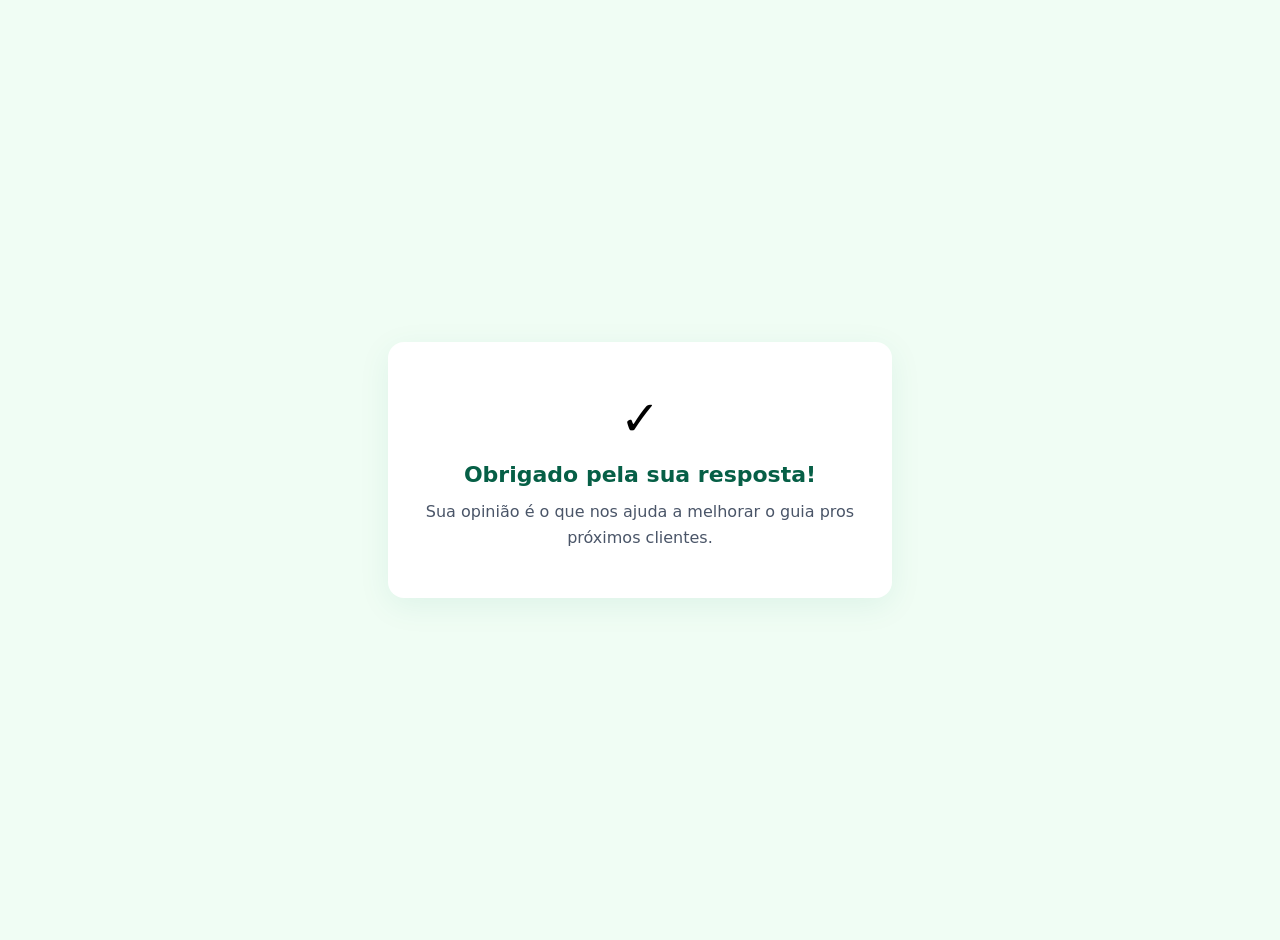
<file: obrigado.html>
<!DOCTYPE html>
<html lang="pt-BR">
<head>
<meta charset="UTF-8">
<meta name="viewport" content="width=device-width, initial-scale=1.0">
<title>Obrigado</title>
<style>
  body {
    font-family: -apple-system, system-ui, sans-serif;
    background: #f0fdf4;
    min-height: 100vh;
    display: flex;
    align-items: center;
    justify-content: center;
    margin: 0;
    padding: 20px;
  }
  .card {
    background: white;
    border-radius: 16px;
    padding: 48px 32px;
    max-width: 440px;
    text-align: center;
    box-shadow: 0 8px 32px rgba(2,125,108,.08);
  }
  .icon {
    font-size: 48px;
    margin-bottom: 16px;
  }
  h1 {
    color: #065f46;
    font-size: 22px;
    margin: 0 0 12px;
  }
  p {
    color: #4a5568;
    line-height: 1.6;
    margin: 0;
  }
</style>
</head>
<body>
<div class="card">
  <div class="icon">✓</div>
  <h1 id="titulo">Obrigado pela sua resposta!</h1>
  <p id="texto">Sua opinião é o que nos ajuda a melhorar o guia pros próximos clientes.</p>
</div>
<script>
  var params = new URLSearchParams(window.location.search);
  var e = params.get('e');
  var titulo = document.getElementById('titulo');
  var texto = document.getElementById('texto');

  var mensagens = {
  satisfeito: {
    t: 'Obrigado pela sua resposta!',
    p: 'Ficamos felizes que o guia atendeu o que você esperava. Sua palavra ajuda a melhorar o material.'
  },
  insatisfeito: {
    t: 'Obrigado pela honestidade.',
    p: 'Sentimos não ter atendido sua expectativa. Se puder contar o que faltou, responda ao email que você recebeu — vamos ler pessoalmente e tentar resolver.'
  },
  sim: {
    t: 'Obrigado por nos contar!',
    p: 'Ficamos felizes que o guia te ajudou a resolver.'
  },
  parte: {
    t: 'Obrigado por nos contar.',
    p: 'Se tiver dúvida em algum passo, responda ao email e vamos te ajudar.'
  },
  nao: {
    t: 'Sentimos muito.',
    p: 'Queremos entender o que deu errado. Responda ao email contando o que aconteceu e vamos tentar resolver.'
  }
};

  if (e && mensagens[e]) {
    titulo.textContent = mensagens[e].t;
    texto.textContent = mensagens[e].p;
  }
</script>
</body>
</html>
</file>
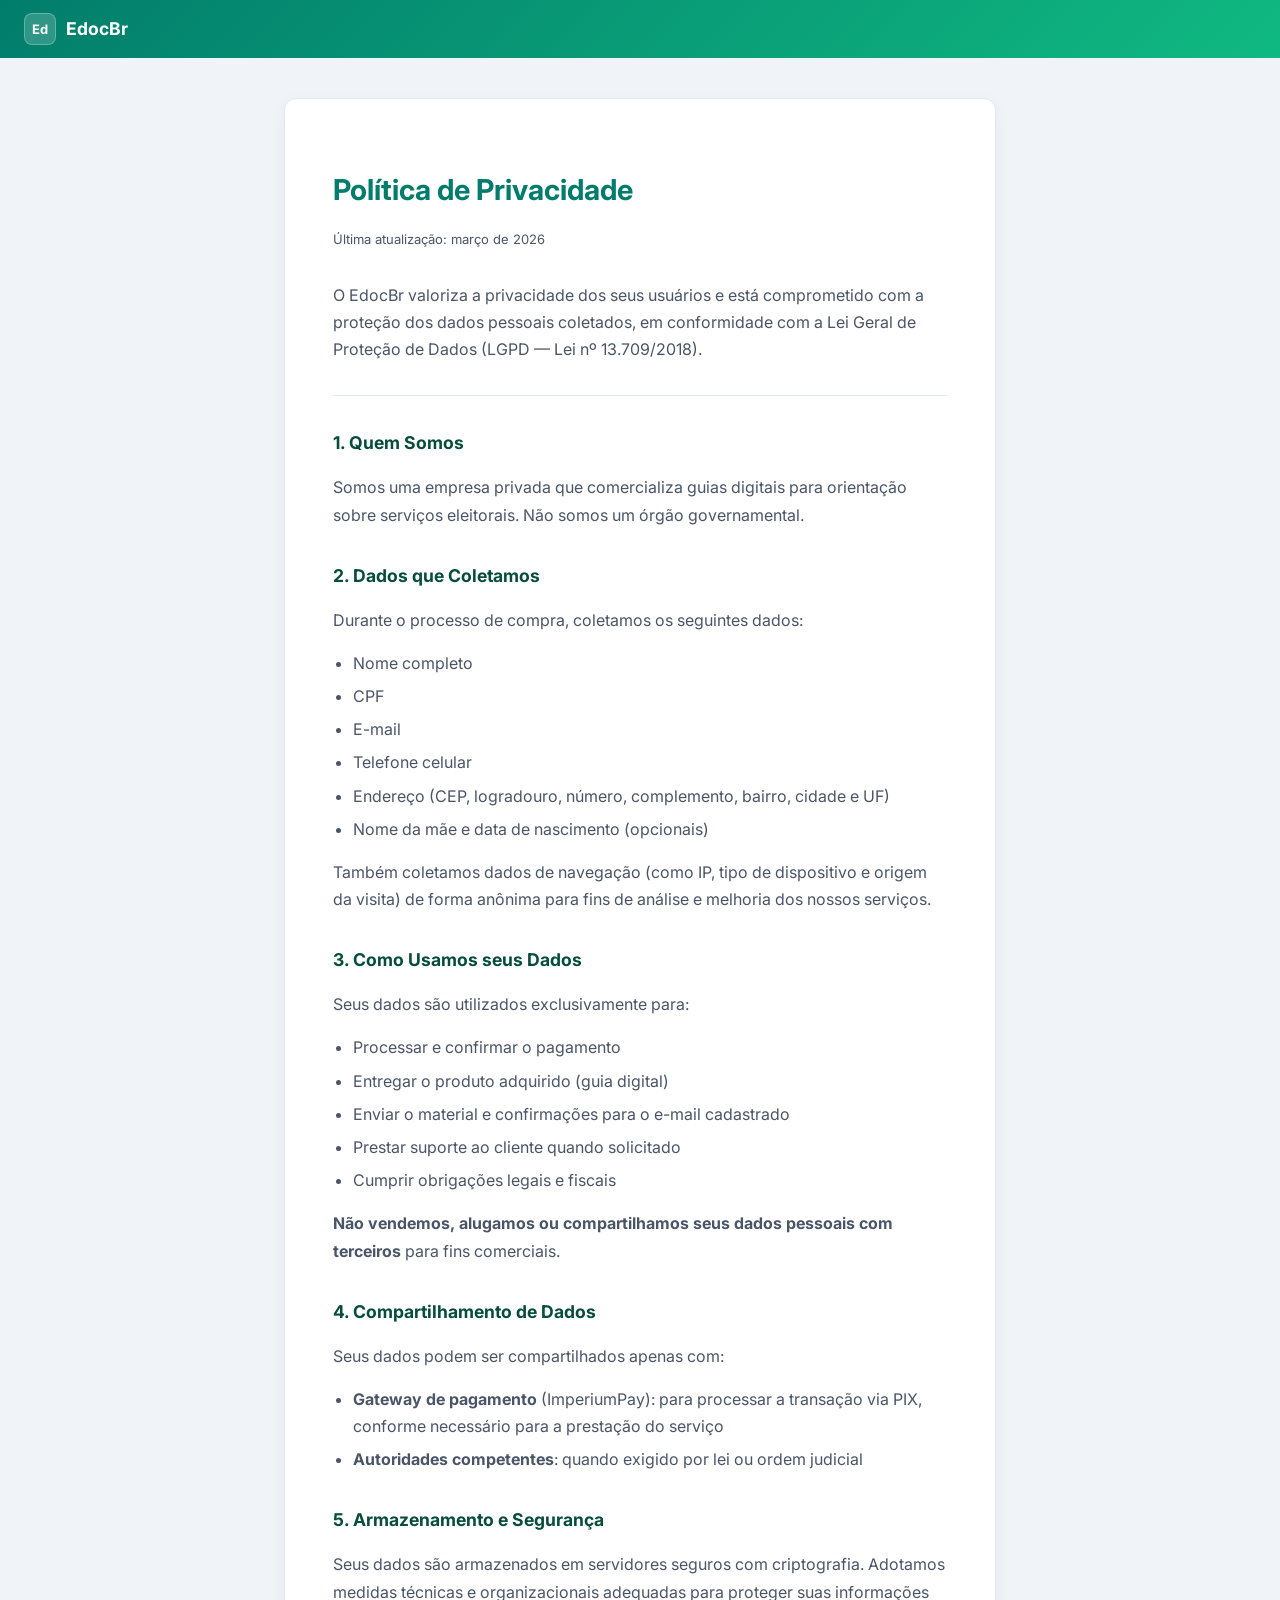
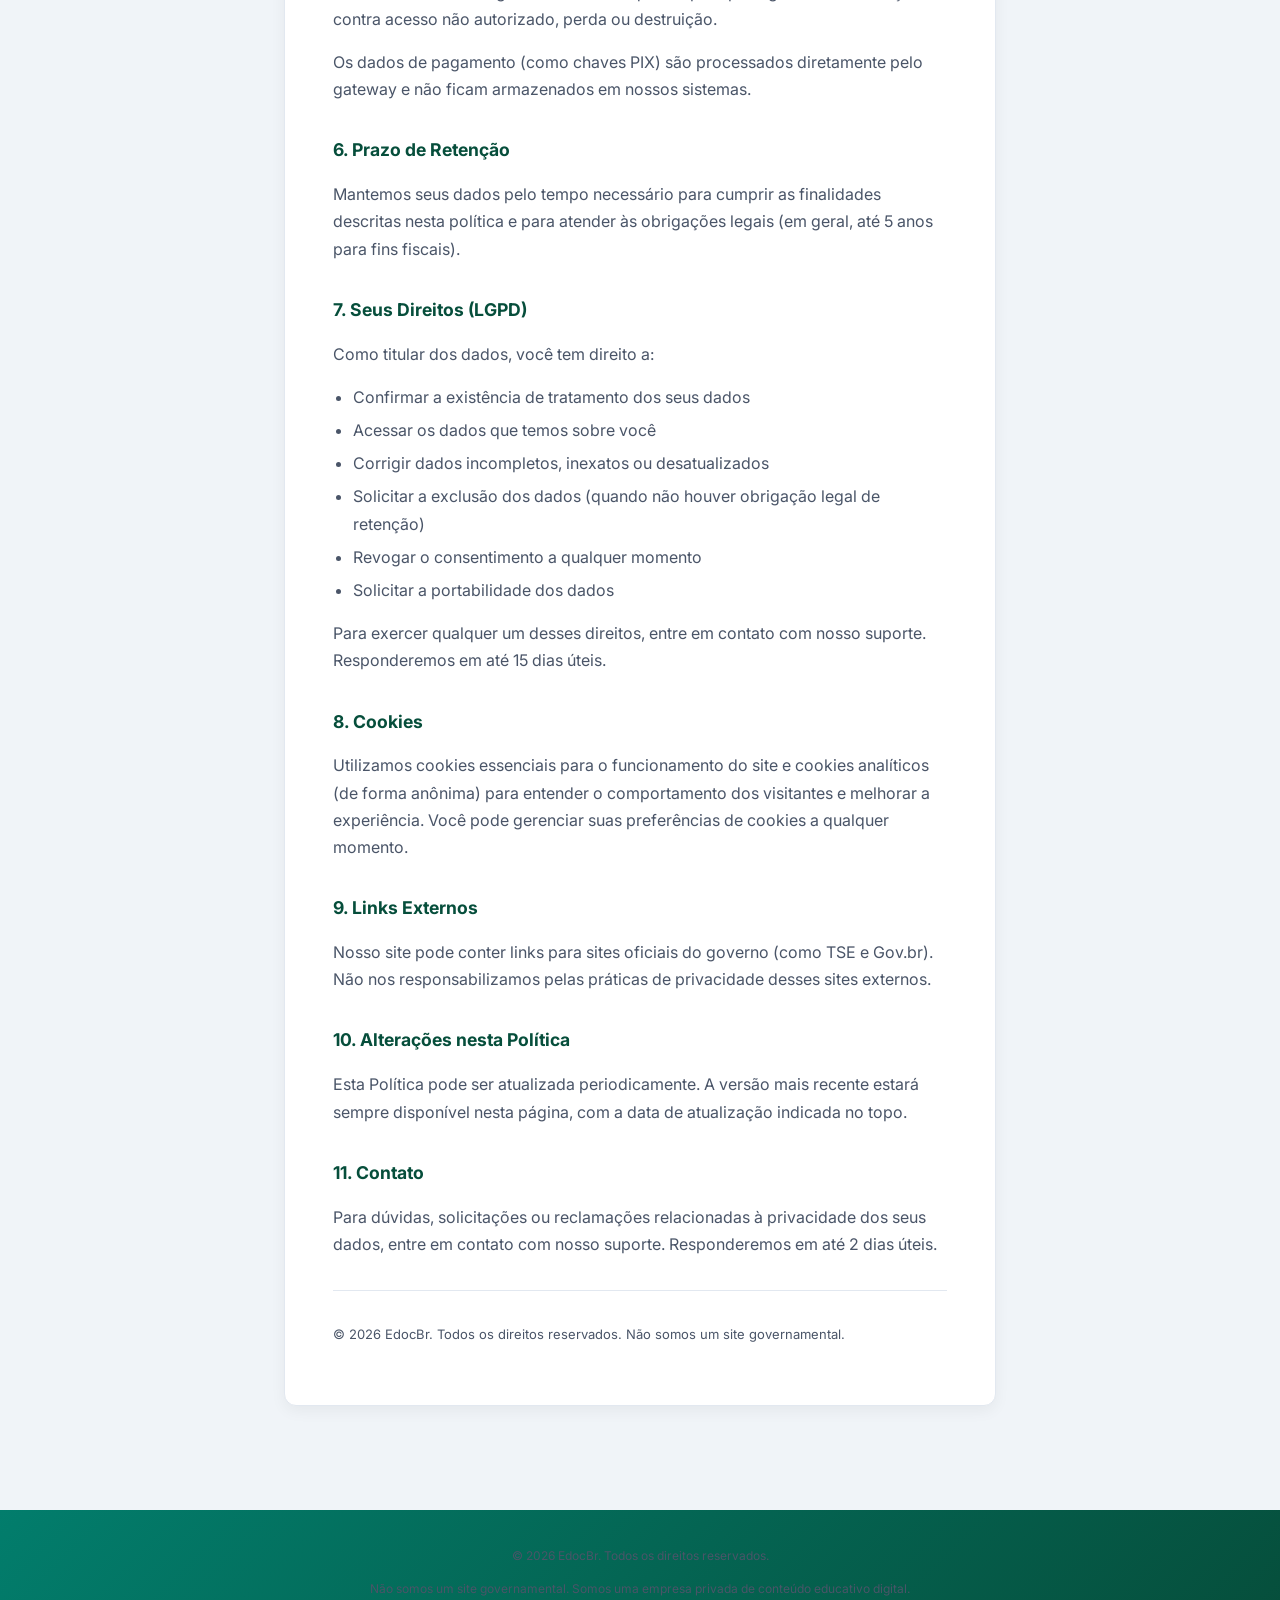
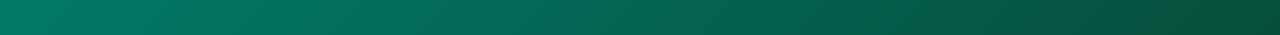
<file: politica-privacidade.html>
<!DOCTYPE html>
<html lang="pt-BR">
<head>
<meta charset="UTF-8">
<meta name="viewport" content="width=device-width, initial-scale=1.0">
<title>Política de Privacidade — EdocBr</title>
<link href="https://fonts.googleapis.com/css2?family=Inter:wght@300;400;500;600;700&display=swap" rel="stylesheet">
<style>
:root {
  --primary: #027d6c;
  --dark:    #064e3b;
  --border:  #e2e8f0;
  --bg:      #f0f4f8;
  --text:    #1a202c;
  --muted:   #4a5568;
}
*, *::before, *::after { box-sizing: border-box; }
body {
  font-family: 'Inter', sans-serif;
  background: var(--bg);
  color: var(--text);
  margin: 0; padding: 0;
  font-size: 16px; line-height: 1.7;
}
header {
  background: linear-gradient(135deg, var(--primary), #10b981);
  padding: 0.8rem 1.5rem;
  display: flex; align-items: center; gap: 0.6rem;
}
header a {
  color: white; text-decoration: none;
  font-weight: 700; font-size: 1.1rem;
  display: flex; align-items: center; gap: 0.6rem;
}
.logo-icon {
  width: 32px; height: 32px; border-radius: 8px;
  background: rgba(255,255,255,0.18); border: 1px solid rgba(255,255,255,0.25);
  display: flex; align-items: center; justify-content: center;
  font-size: 13px; font-weight: 700; color: white;
}
.container {
  max-width: 760px; margin: 40px auto; padding: 0 24px 64px;
}
.card {
  background: white; border: 1px solid var(--border);
  border-radius: 12px; padding: 48px;
  box-shadow: 0 5px 15px rgba(0,0,0,0.05);
}
h1 {
  font-size: 1.8rem; font-weight: 700;
  color: var(--primary); margin-bottom: 8px;
}
.updated {
  font-size: 13px; color: var(--muted); margin-bottom: 32px;
}
h2 {
  font-size: 1.1rem; font-weight: 700;
  color: var(--dark); margin-top: 32px; margin-bottom: 8px;
}
p { color: var(--muted); margin-bottom: 12px; }
ul { color: var(--muted); padding-left: 20px; margin-bottom: 12px; }
ul li { margin-bottom: 6px; }
.divider { height: 1px; background: var(--border); margin: 32px 0; }
footer {
  background: linear-gradient(135deg, var(--primary), var(--dark));
  color: white; text-align: center;
  padding: 24px; font-size: 12px; color: #a7f3d0;
}
@media (max-width: 600px) {
  .card { padding: 28px 20px; }
}
</style>
</head>
<body>

<header>
  <a href="/blog">
    <span class="logo-icon">Ed</span>
    EdocBr
  </a>
</header>

<div class="container">
  <div class="card">
    <h1>Política de Privacidade</h1>
    <p class="updated">Última atualização: março de 2026</p>

    <p>O EdocBr valoriza a privacidade dos seus usuários e está comprometido com a proteção dos dados pessoais coletados, em conformidade com a Lei Geral de Proteção de Dados (LGPD — Lei nº 13.709/2018).</p>

    <div class="divider"></div>

    <h2>1. Quem Somos</h2>
    <p>Somos uma empresa privada que comercializa guias digitais para orientação sobre serviços eleitorais. Não somos um órgão governamental.</p>

    <h2>2. Dados que Coletamos</h2>
    <p>Durante o processo de compra, coletamos os seguintes dados:</p>
    <ul>
      <li>Nome completo</li>
      <li>CPF</li>
      <li>E-mail</li>
      <li>Telefone celular</li>
      <li>Endereço (CEP, logradouro, número, complemento, bairro, cidade e UF)</li>
      <li>Nome da mãe e data de nascimento (opcionais)</li>
    </ul>
    <p>Também coletamos dados de navegação (como IP, tipo de dispositivo e origem da visita) de forma anônima para fins de análise e melhoria dos nossos serviços.</p>

    <h2>3. Como Usamos seus Dados</h2>
    <p>Seus dados são utilizados exclusivamente para:</p>
    <ul>
      <li>Processar e confirmar o pagamento</li>
      <li>Entregar o produto adquirido (guia digital)</li>
      <li>Enviar o material e confirmações para o e-mail cadastrado</li>
      <li>Prestar suporte ao cliente quando solicitado</li>
      <li>Cumprir obrigações legais e fiscais</li>
    </ul>
    <p><strong>Não vendemos, alugamos ou compartilhamos seus dados pessoais com terceiros</strong> para fins comerciais.</p>

    <h2>4. Compartilhamento de Dados</h2>
    <p>Seus dados podem ser compartilhados apenas com:</p>
    <ul>
      <li><strong>Gateway de pagamento</strong> (ImperiumPay): para processar a transação via PIX, conforme necessário para a prestação do serviço</li>
      <li><strong>Autoridades competentes</strong>: quando exigido por lei ou ordem judicial</li>
    </ul>

    <h2>5. Armazenamento e Segurança</h2>
    <p>Seus dados são armazenados em servidores seguros com criptografia. Adotamos medidas técnicas e organizacionais adequadas para proteger suas informações contra acesso não autorizado, perda ou destruição.</p>
    <p>Os dados de pagamento (como chaves PIX) são processados diretamente pelo gateway e não ficam armazenados em nossos sistemas.</p>

    <h2>6. Prazo de Retenção</h2>
    <p>Mantemos seus dados pelo tempo necessário para cumprir as finalidades descritas nesta política e para atender às obrigações legais (em geral, até 5 anos para fins fiscais).</p>

    <h2>7. Seus Direitos (LGPD)</h2>
    <p>Como titular dos dados, você tem direito a:</p>
    <ul>
      <li>Confirmar a existência de tratamento dos seus dados</li>
      <li>Acessar os dados que temos sobre você</li>
      <li>Corrigir dados incompletos, inexatos ou desatualizados</li>
      <li>Solicitar a exclusão dos dados (quando não houver obrigação legal de retenção)</li>
      <li>Revogar o consentimento a qualquer momento</li>
      <li>Solicitar a portabilidade dos dados</li>
    </ul>
    <p>Para exercer qualquer um desses direitos, entre em contato com nosso suporte. Responderemos em até 15 dias úteis.</p>

    <h2>8. Cookies</h2>
    <p>Utilizamos cookies essenciais para o funcionamento do site e cookies analíticos (de forma anônima) para entender o comportamento dos visitantes e melhorar a experiência. Você pode gerenciar suas preferências de cookies a qualquer momento.</p>

    <h2>9. Links Externos</h2>
    <p>Nosso site pode conter links para sites oficiais do governo (como TSE e Gov.br). Não nos responsabilizamos pelas práticas de privacidade desses sites externos.</p>

    <h2>10. Alterações nesta Política</h2>
    <p>Esta Política pode ser atualizada periodicamente. A versão mais recente estará sempre disponível nesta página, com a data de atualização indicada no topo.</p>

    <h2>11. Contato</h2>
    <p>Para dúvidas, solicitações ou reclamações relacionadas à privacidade dos seus dados, entre em contato com nosso suporte. Responderemos em até 2 dias úteis.</p>

    <div class="divider"></div>

    <p style="font-size:13px;">© 2026 EdocBr. Todos os direitos reservados. Não somos um site governamental.</p>
  </div>
</div>

<footer>
  <p>© 2026 EdocBr. Todos os direitos reservados.</p>
  <p style="margin-top:4px">Não somos um site governamental. Somos uma empresa privada de conteúdo educativo digital.</p>
</footer>

</body>
</html>
</file>
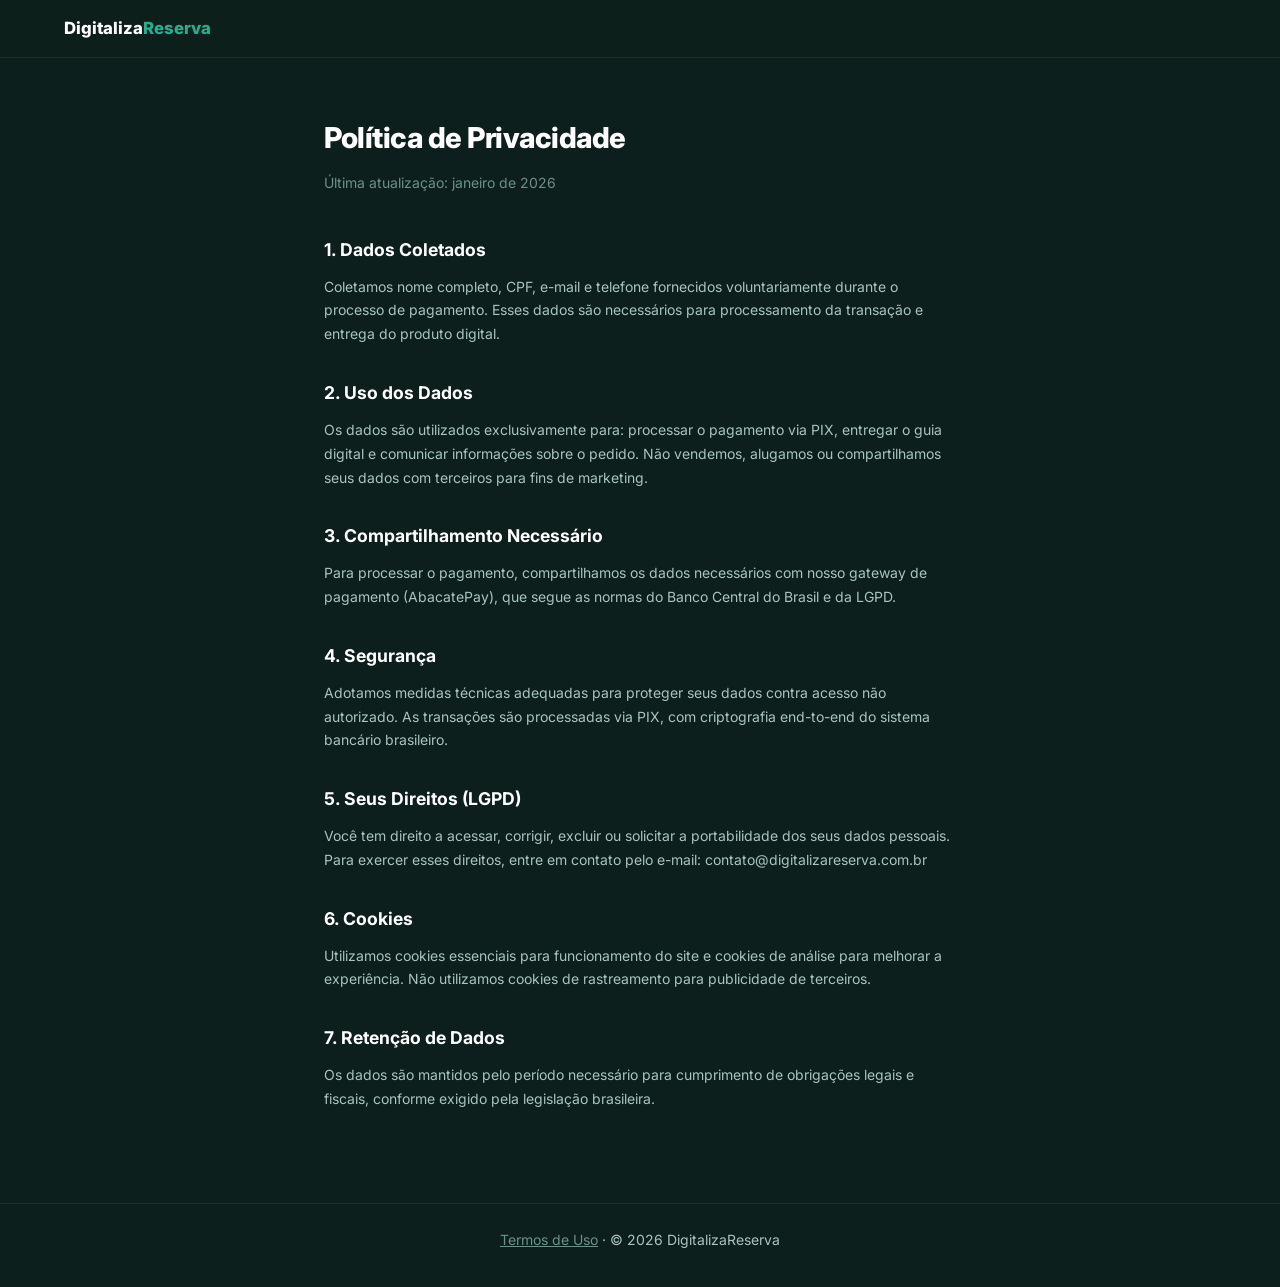
<file: privacidade-termo.html>
<!DOCTYPE html>
<html lang="pt-BR">
<head>
<meta charset="UTF-8">
<meta name="viewport" content="width=device-width, initial-scale=1.0">
<title>Política de Privacidade — DigitalizaReserva</title>
<link href="https://fonts.googleapis.com/css2?family=Inter:wght@400;500;600;700&display=swap" rel="stylesheet">
<style>
*{box-sizing:border-box;margin:0;padding:0}
body{font-family:'Inter',sans-serif;background:#0d1f1c;color:#e8f0ee;line-height:1.7;font-size:16px}
nav{background:rgba(13,31,28,0.95);border-bottom:1px solid rgba(255,255,255,0.07);padding:0 5%;height:58px;display:flex;align-items:center}
.nav-brand{font-size:1.05rem;font-weight:800;color:#fff;text-decoration:none}
.nav-brand span{color:#2aad8f}
.content{max-width:760px;margin:0 auto;padding:56px 5% 80px}
h1{font-size:1.8rem;font-weight:800;color:#fff;margin-bottom:8px;letter-spacing:-0.5px}
.sub{font-size:14px;color:#6b9088;margin-bottom:40px}
h2{font-size:1.1rem;font-weight:700;color:#fff;margin:32px 0 10px}
p{font-size:14px;color:#a8c4be;margin-bottom:12px}
footer{text-align:center;padding:24px;border-top:1px solid rgba(255,255,255,0.07);font-size:12px;color:#6b9088}
footer a{color:#6b9088}
</style>
</head>
<body>
<nav><a href="/" class="nav-brand">Digitaliza<span>Reserva</span></a></nav>
<div class="content">
<h1>Política de Privacidade</h1>
<p class="sub">Última atualização: janeiro de 2026</p>
<h2>1. Dados Coletados</h2>
<p>Coletamos nome completo, CPF, e-mail e telefone fornecidos voluntariamente durante o processo de pagamento. Esses dados são necessários para processamento da transação e entrega do produto digital.</p>
<h2>2. Uso dos Dados</h2>
<p>Os dados são utilizados exclusivamente para: processar o pagamento via PIX, entregar o guia digital e comunicar informações sobre o pedido. Não vendemos, alugamos ou compartilhamos seus dados com terceiros para fins de marketing.</p>
<h2>3. Compartilhamento Necessário</h2>
<p>Para processar o pagamento, compartilhamos os dados necessários com nosso gateway de pagamento (AbacatePay), que segue as normas do Banco Central do Brasil e da LGPD.</p>
<h2>4. Segurança</h2>
<p>Adotamos medidas técnicas adequadas para proteger seus dados contra acesso não autorizado. As transações são processadas via PIX, com criptografia end-to-end do sistema bancário brasileiro.</p>
<h2>5. Seus Direitos (LGPD)</h2>
<p>Você tem direito a acessar, corrigir, excluir ou solicitar a portabilidade dos seus dados pessoais. Para exercer esses direitos, entre em contato pelo e-mail: contato@digitalizareserva.com.br</p>
<h2>6. Cookies</h2>
<p>Utilizamos cookies essenciais para funcionamento do site e cookies de análise para melhorar a experiência. Não utilizamos cookies de rastreamento para publicidade de terceiros.</p>
<h2>7. Retenção de Dados</h2>
<p>Os dados são mantidos pelo período necessário para cumprimento de obrigações legais e fiscais, conforme exigido pela legislação brasileira.</p>
</div>
<footer><p><a href="/termos-uso.html">Termos de Uso</a> · © 2026 DigitalizaReserva</p></footer>
</body>
</html>
</file>
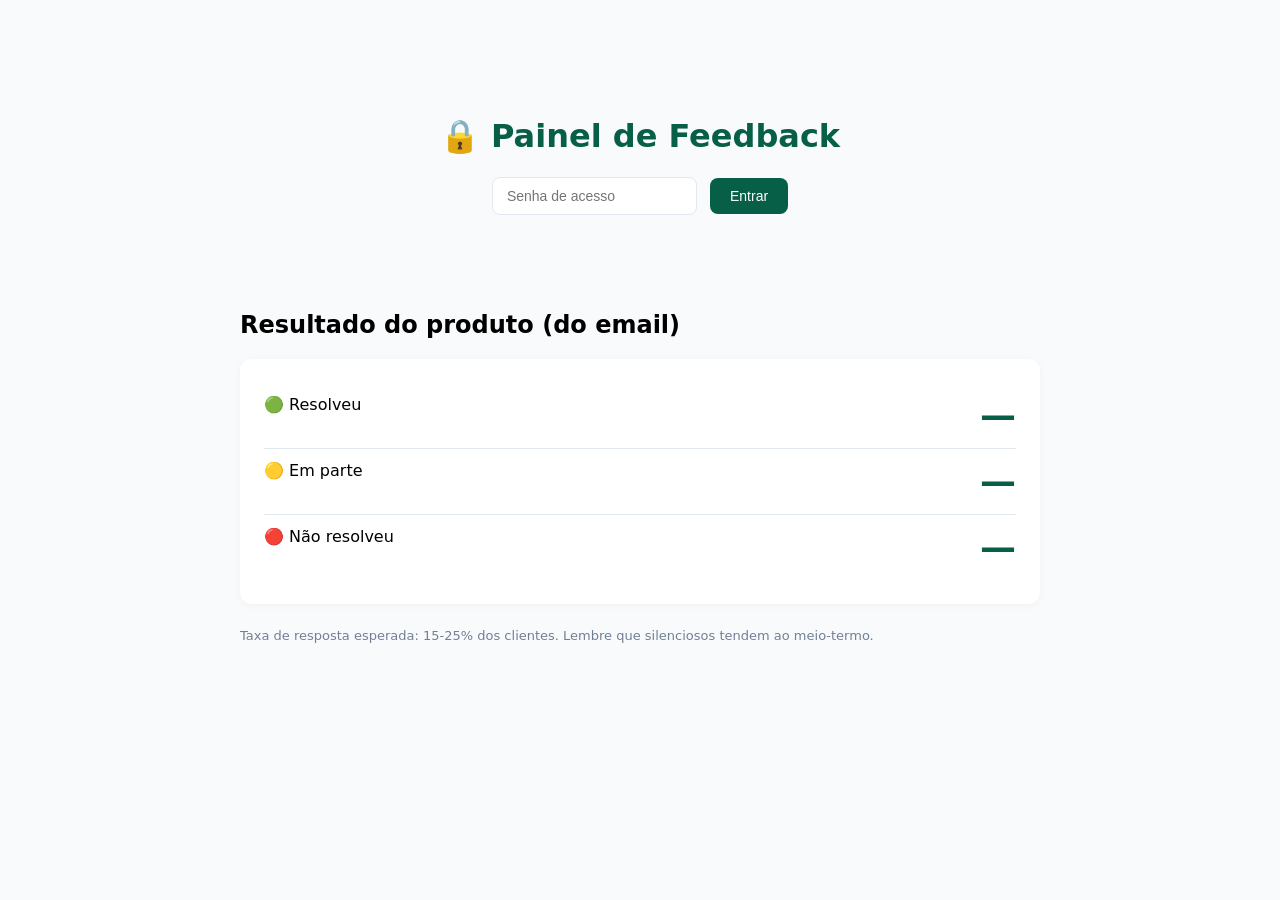
<file: resultados.html>
<!DOCTYPE html>
<html lang="pt-BR">
<head>
<meta charset="UTF-8">
<title>Resultados</title>
<style>
  body { font-family: -apple-system, system-ui, sans-serif; background: #f8fafc; padding: 32px; max-width: 800px; margin: 0 auto; }
  h1 { color: #065f46; }
  .box { background: white; padding: 24px; border-radius: 12px; margin-bottom: 16px; box-shadow: 0 2px 8px rgba(0,0,0,.04); }
  .num { font-size: 36px; font-weight: 700; color: #065f46; }
  .label { color: #718096; font-size: 13px; text-transform: uppercase; letter-spacing: 1px; }
  .section { margin-top: 32px; }
  .row { display: flex; justify-content: space-between; padding: 12px 0; border-bottom: 1px solid #e2e8f0; }
  .row:last-child { border: 0; }
  button { background: #065f46; color: white; border: none; padding: 10px 20px; border-radius: 8px; cursor: pointer; font-size: 14px; }
  #login { text-align: center; padding: 64px 0; }
  input { padding: 10px 14px; border: 1px solid #e2e8f0; border-radius: 8px; font-size: 14px; margin-right: 8px; }
</style>
</head>
<body>

<div id="login">
  <h1>🔒 Painel de Feedback</h1>
  <input type="password" id="senha" placeholder="Senha de acesso">
  <button onclick="entrar()">Entrar</button>
</div>

<div id="painel" style="display:none">
  <h1>📊 Feedback dos Clientes</h1>

  <h2>Satisfação com o guia (do PDF)</h2>
<div class="box">
  <div class="row">
    <span>✓ Fiquei satisfeito</span>
    <span class="num" id="satisfeito">—</span>
  </div>
  <div class="row">
    <span>✗ Não fiquei satisfeito</span>
    <span class="num" id="insatisfeito">—</span>
  </div>
</div>
  </div>

  <div class="section">
    <h2>Resultado do produto (do email)</h2>
    <div class="box">
      <div class="row">
        <span>🟢 Resolveu</span>
        <span class="num" id="sim">—</span>
      </div>
      <div class="row">
        <span>🟡 Em parte</span>
        <span class="num" id="parte">—</span>
      </div>
      <div class="row">
        <span>🔴 Não resolveu</span>
        <span class="num" id="nao">—</span>
      </div>
    </div>
  </div>

  <p style="color:#718096;font-size:13px;margin-top:24px">
    Taxa de resposta esperada: 15-25% dos clientes. Lembre que silenciosos tendem ao meio-termo.
  </p>
</div>

<script>
  function entrar() {
    var s = document.getElementById('senha').value;
    if (!s) return;
    document.getElementById('login').style.display = 'none';
    document.getElementById('painel').style.display = 'block';
    carregar(s);
  }

  async function carregar(senha) {
    var eventos = ['satisfeito', 'insatisfeito', 'sim', 'parte', 'nao'];
    for (var ev of eventos) {
      try {
        var r = await fetch('/.netlify/functions/stats?e=' + ev + '&s=' + encodeURIComponent(senha));
        var data = await r.json();
        document.getElementById(ev).textContent = data.count || 0;
      } catch(e) {
        document.getElementById(ev).textContent = 'erro';
      }
    }
  }
</script>

</body>
</html>
</file>
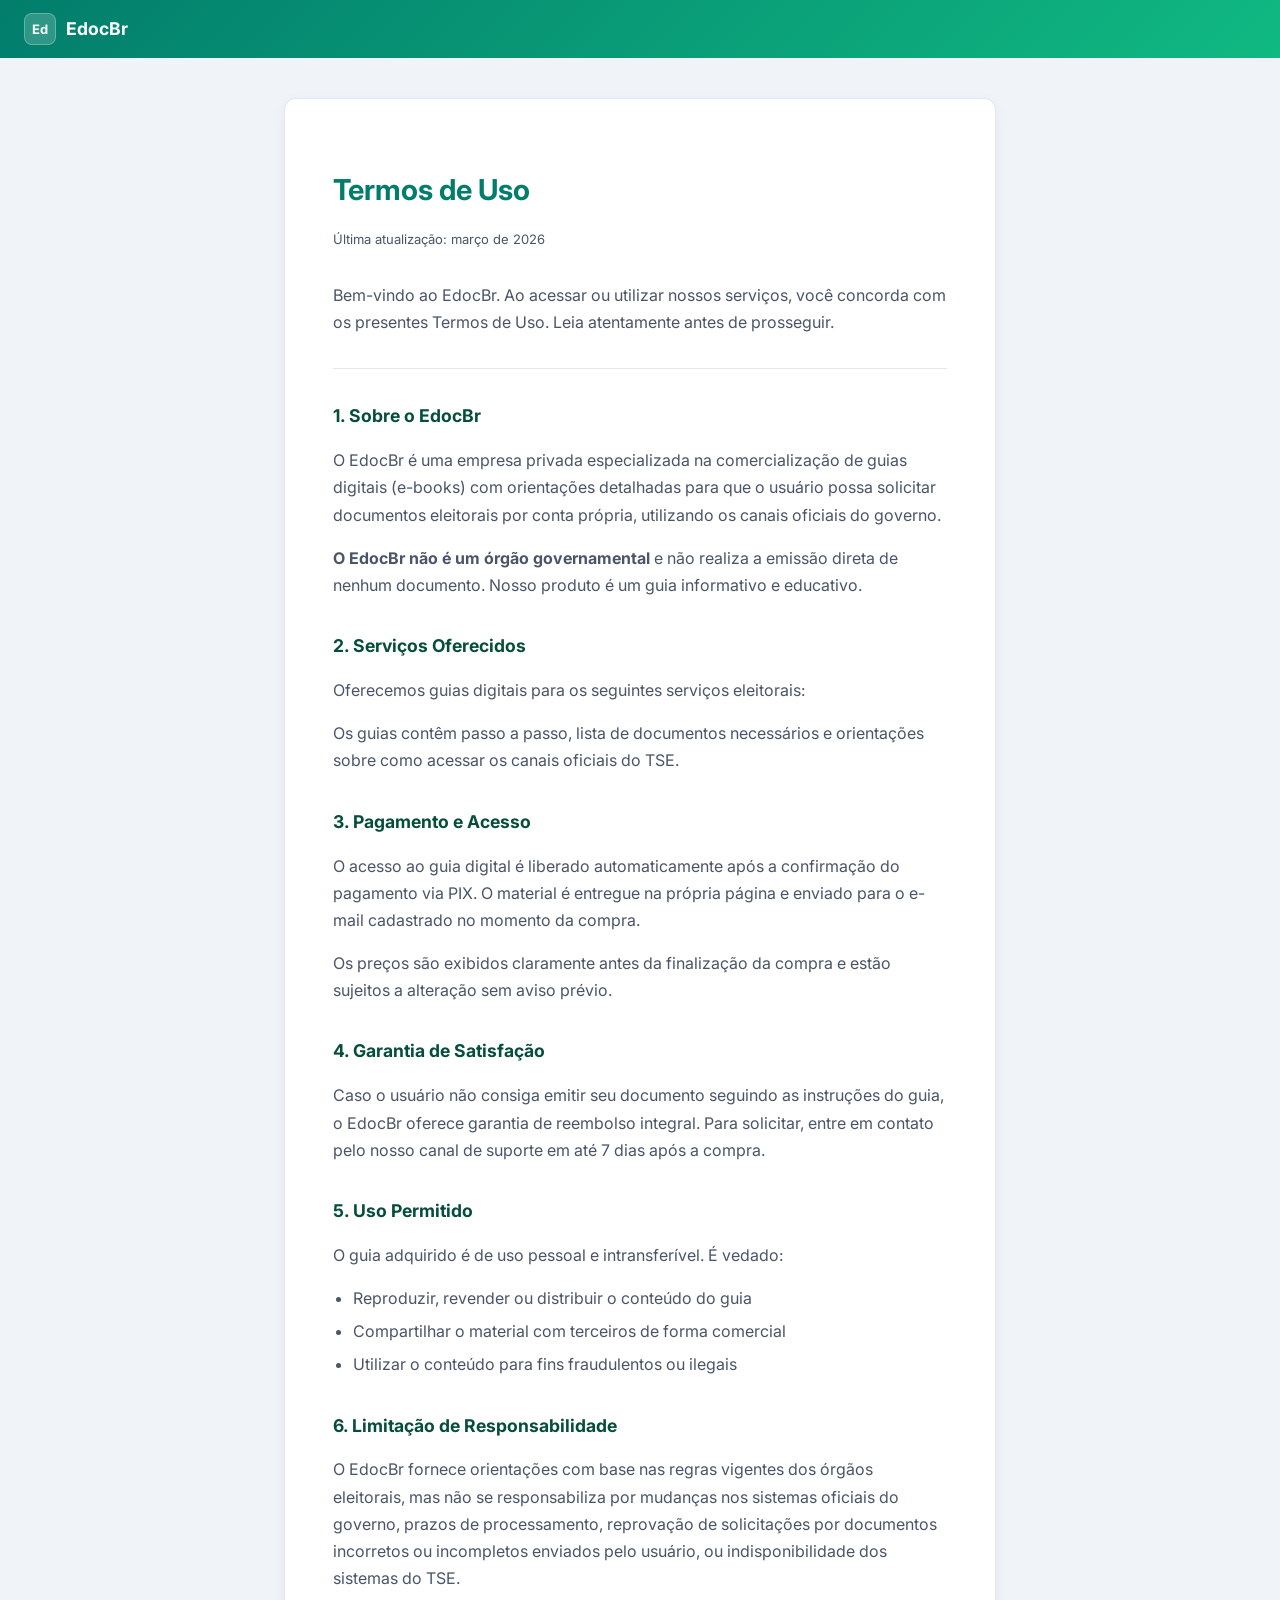
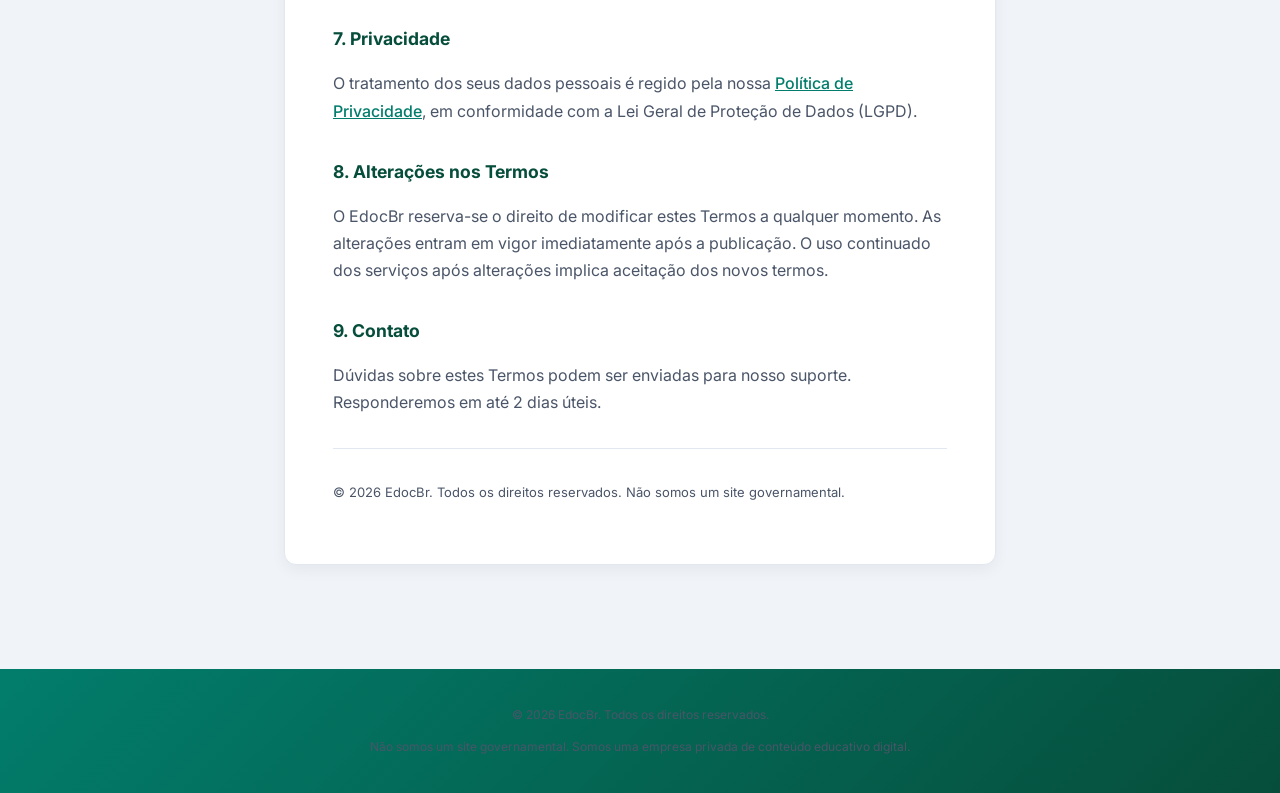
<file: termos-de-uso.html>
<!DOCTYPE html>
<html lang="pt-BR">
<head>
<meta charset="UTF-8">
<meta name="viewport" content="width=device-width, initial-scale=1.0">
<title>Termos de Uso — EdocBr</title>
<link href="https://fonts.googleapis.com/css2?family=Inter:wght@300;400;500;600;700&display=swap" rel="stylesheet">
<style>
:root {
  --primary: #027d6c;
  --dark:    #064e3b;
  --border:  #e2e8f0;
  --bg:      #f0f4f8;
  --text:    #1a202c;
  --muted:   #4a5568;
}
*, *::before, *::after { box-sizing: border-box; }
body {
  font-family: 'Inter', sans-serif;
  background: var(--bg);
  color: var(--text);
  margin: 0; padding: 0;
  font-size: 16px; line-height: 1.7;
}
header {
  background: linear-gradient(135deg, var(--primary), #10b981);
  padding: 0.8rem 1.5rem;
  display: flex; align-items: center; gap: 0.6rem;
}
header a {
  color: white; text-decoration: none;
  font-weight: 700; font-size: 1.1rem;
  display: flex; align-items: center; gap: 0.6rem;
}
.logo-icon {
  width: 32px; height: 32px; border-radius: 8px;
  background: rgba(255,255,255,0.18); border: 1px solid rgba(255,255,255,0.25);
  display: flex; align-items: center; justify-content: center;
  font-size: 13px; font-weight: 700; color: white;
}
.container {
  max-width: 760px; margin: 40px auto; padding: 0 24px 64px;
}
.card {
  background: white; border: 1px solid var(--border);
  border-radius: 12px; padding: 48px;
  box-shadow: 0 5px 15px rgba(0,0,0,0.05);
}
h1 {
  font-size: 1.8rem; font-weight: 700;
  color: var(--primary); margin-bottom: 8px;
}
.updated {
  font-size: 13px; color: var(--muted); margin-bottom: 32px;
}
h2 {
  font-size: 1.1rem; font-weight: 700;
  color: var(--dark); margin-top: 32px; margin-bottom: 8px;
}
p { color: var(--muted); margin-bottom: 12px; }
ul { color: var(--muted); padding-left: 20px; margin-bottom: 12px; }
ul li { margin-bottom: 6px; }
.divider { height: 1px; background: var(--border); margin: 32px 0; }
footer {
  background: linear-gradient(135deg, var(--primary), var(--dark));
  color: white; text-align: center;
  padding: 24px; font-size: 12px; color: #a7f3d0;
}
@media (max-width: 600px) {
  .card { padding: 28px 20px; }
}
</style>
</head>
<body>

<header>
  <a href="/blog">
    <span class="logo-icon">Ed</span>
    EdocBr
  </a>
</header>

<div class="container">
  <div class="card">
    <h1>Termos de Uso</h1>
    <p class="updated">Última atualização: março de 2026</p>

    <p>Bem-vindo ao EdocBr. Ao acessar ou utilizar nossos serviços, você concorda com os presentes Termos de Uso. Leia atentamente antes de prosseguir.</p>

    <div class="divider"></div>

    <h2>1. Sobre o EdocBr</h2>
    <p>O EdocBr é uma empresa privada especializada na comercialização de guias digitais (e-books) com orientações detalhadas para que o usuário possa solicitar documentos eleitorais por conta própria, utilizando os canais oficiais do governo.</p>
    <p><strong>O EdocBr não é um órgão governamental</strong> e não realiza a emissão direta de nenhum documento. Nosso produto é um guia informativo e educativo.</p>

    <h2>2. Serviços Oferecidos</h2>
    <p>Oferecemos guias digitais para os seguintes serviços eleitorais:</p>
    <p>Os guias contêm passo a passo, lista de documentos necessários e orientações sobre como acessar os canais oficiais do TSE.</p>

    <h2>3. Pagamento e Acesso</h2>
    <p>O acesso ao guia digital é liberado automaticamente após a confirmação do pagamento via PIX. O material é entregue na própria página e enviado para o e-mail cadastrado no momento da compra.</p>
    <p>Os preços são exibidos claramente antes da finalização da compra e estão sujeitos a alteração sem aviso prévio.</p>

    <h2>4. Garantia de Satisfação</h2>
    <p>Caso o usuário não consiga emitir seu documento seguindo as instruções do guia, o EdocBr oferece garantia de reembolso integral. Para solicitar, entre em contato pelo nosso canal de suporte em até 7 dias após a compra.</p>

    <h2>5. Uso Permitido</h2>
    <p>O guia adquirido é de uso pessoal e intransferível. É vedado:</p>
    <ul>
      <li>Reproduzir, revender ou distribuir o conteúdo do guia</li>
      <li>Compartilhar o material com terceiros de forma comercial</li>
      <li>Utilizar o conteúdo para fins fraudulentos ou ilegais</li>
    </ul>

    <h2>6. Limitação de Responsabilidade</h2>
    <p>O EdocBr fornece orientações com base nas regras vigentes dos órgãos eleitorais, mas não se responsabiliza por mudanças nos sistemas oficiais do governo, prazos de processamento, reprovação de solicitações por documentos incorretos ou incompletos enviados pelo usuário, ou indisponibilidade dos sistemas do TSE.</p>

    <h2>7. Privacidade</h2>
    <p>O tratamento dos seus dados pessoais é regido pela nossa <a href="/politica-privacidade.html" style="color:var(--primary);font-weight:500">Política de Privacidade</a>, em conformidade com a Lei Geral de Proteção de Dados (LGPD).</p>

    <h2>8. Alterações nos Termos</h2>
    <p>O EdocBr reserva-se o direito de modificar estes Termos a qualquer momento. As alterações entram em vigor imediatamente após a publicação. O uso continuado dos serviços após alterações implica aceitação dos novos termos.</p>

    <h2>9. Contato</h2>
    <p>Dúvidas sobre estes Termos podem ser enviadas para nosso suporte. Responderemos em até 2 dias úteis.</p>

    <div class="divider"></div>

    <p style="font-size:13px;">© 2026 EdocBr. Todos os direitos reservados. Não somos um site governamental.</p>
  </div>
</div>

<footer>
  <p>© 2026 EdocBr. Todos os direitos reservados.</p>
  <p style="margin-top:4px">Não somos um site governamental. Somos uma empresa privada de conteúdo educativo digital.</p>
</footer>

</body>
</html>
</file>
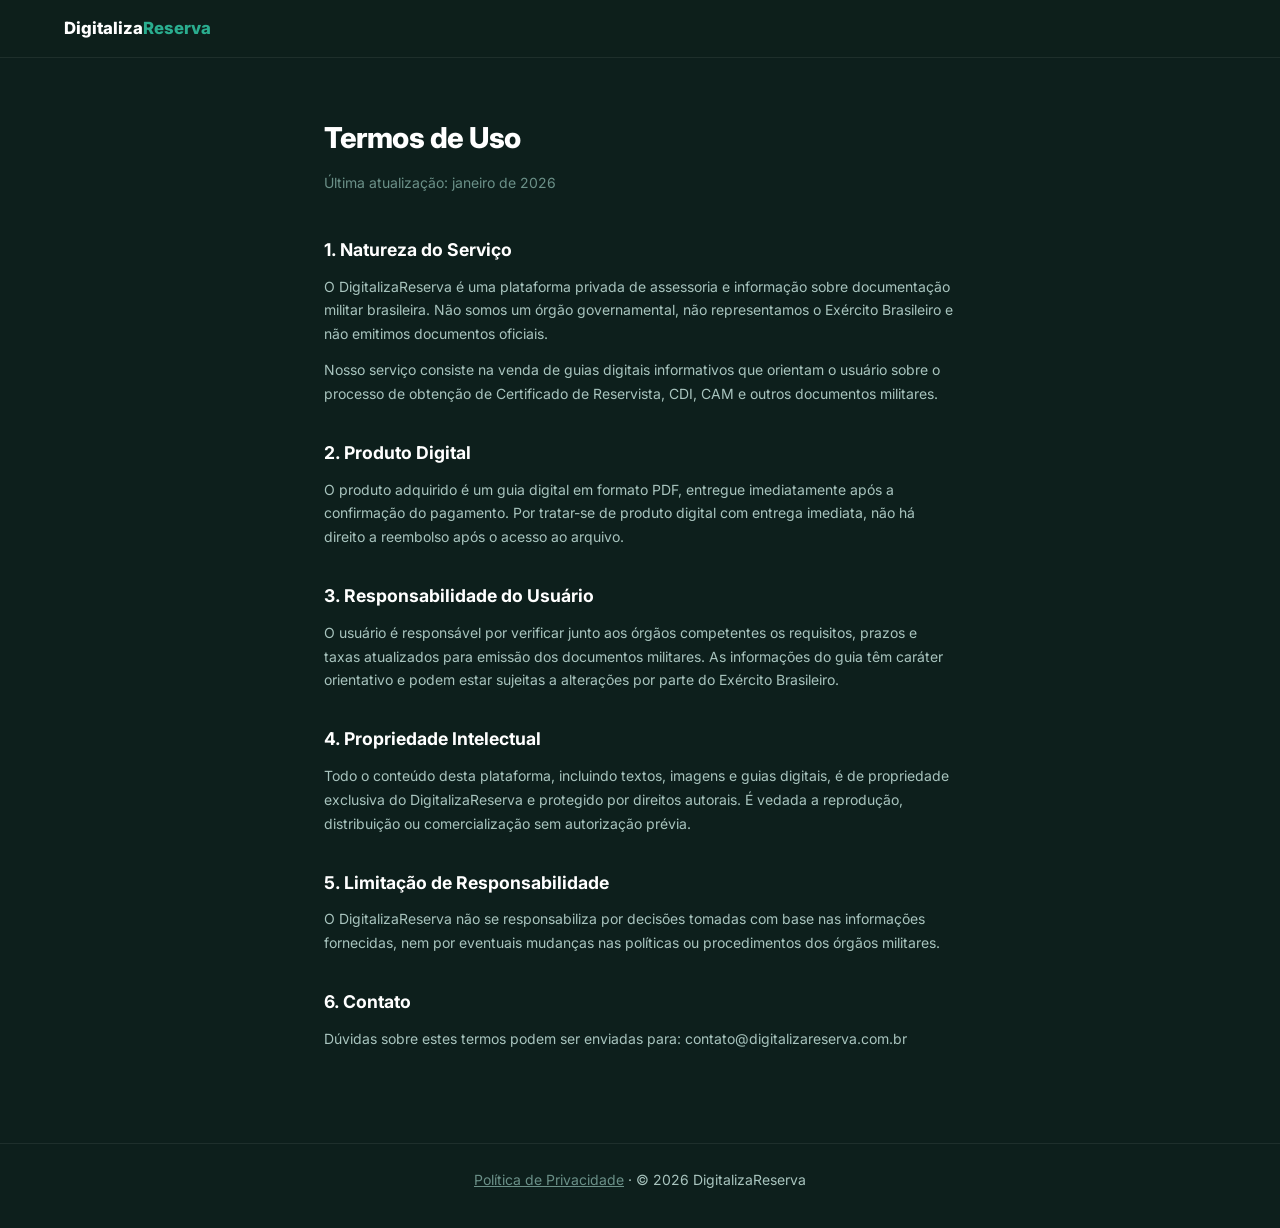
<file: termos-uso.html>
<!DOCTYPE html>
<html lang="pt-BR">
<head>
<meta charset="UTF-8">
<meta name="viewport" content="width=device-width, initial-scale=1.0">
<title>Termos de Uso — DigitalizaReserva</title>
<link href="https://fonts.googleapis.com/css2?family=Inter:wght@400;500;600;700&display=swap" rel="stylesheet">
<style>
*{box-sizing:border-box;margin:0;padding:0}
body{font-family:'Inter',sans-serif;background:#0d1f1c;color:#e8f0ee;line-height:1.7;font-size:16px}
nav{background:rgba(13,31,28,0.95);border-bottom:1px solid rgba(255,255,255,0.07);padding:0 5%;height:58px;display:flex;align-items:center}
.nav-brand{font-size:1.05rem;font-weight:800;color:#fff;text-decoration:none}
.nav-brand span{color:#2aad8f}
.content{max-width:760px;margin:0 auto;padding:56px 5% 80px}
h1{font-size:1.8rem;font-weight:800;color:#fff;margin-bottom:8px;letter-spacing:-0.5px}
.sub{font-size:14px;color:#6b9088;margin-bottom:40px}
h2{font-size:1.1rem;font-weight:700;color:#fff;margin:32px 0 10px}
p{font-size:14px;color:#a8c4be;margin-bottom:12px}
footer{text-align:center;padding:24px;border-top:1px solid rgba(255,255,255,0.07);font-size:12px;color:#6b9088}
footer a{color:#6b9088}
</style>
</head>
<body>
<nav><a href="/" class="nav-brand">Digitaliza<span>Reserva</span></a></nav>
<div class="content">
<h1>Termos de Uso</h1>
<p class="sub">Última atualização: janeiro de 2026</p>
<h2>1. Natureza do Serviço</h2>
<p>O DigitalizaReserva é uma plataforma privada de assessoria e informação sobre documentação militar brasileira. Não somos um órgão governamental, não representamos o Exército Brasileiro e não emitimos documentos oficiais.</p>
<p>Nosso serviço consiste na venda de guias digitais informativos que orientam o usuário sobre o processo de obtenção de Certificado de Reservista, CDI, CAM e outros documentos militares.</p>
<h2>2. Produto Digital</h2>
<p>O produto adquirido é um guia digital em formato PDF, entregue imediatamente após a confirmação do pagamento. Por tratar-se de produto digital com entrega imediata, não há direito a reembolso após o acesso ao arquivo.</p>
<h2>3. Responsabilidade do Usuário</h2>
<p>O usuário é responsável por verificar junto aos órgãos competentes os requisitos, prazos e taxas atualizados para emissão dos documentos militares. As informações do guia têm caráter orientativo e podem estar sujeitas a alterações por parte do Exército Brasileiro.</p>
<h2>4. Propriedade Intelectual</h2>
<p>Todo o conteúdo desta plataforma, incluindo textos, imagens e guias digitais, é de propriedade exclusiva do DigitalizaReserva e protegido por direitos autorais. É vedada a reprodução, distribuição ou comercialização sem autorização prévia.</p>
<h2>5. Limitação de Responsabilidade</h2>
<p>O DigitalizaReserva não se responsabiliza por decisões tomadas com base nas informações fornecidas, nem por eventuais mudanças nas políticas ou procedimentos dos órgãos militares.</p>
<h2>6. Contato</h2>
<p>Dúvidas sobre estes termos podem ser enviadas para: contato@digitalizareserva.com.br</p>
</div>
<footer><p><a href="/privacidade-termo.html">Política de Privacidade</a> · © 2026 DigitalizaReserva</p></footer>
</body>
</html>
</file>
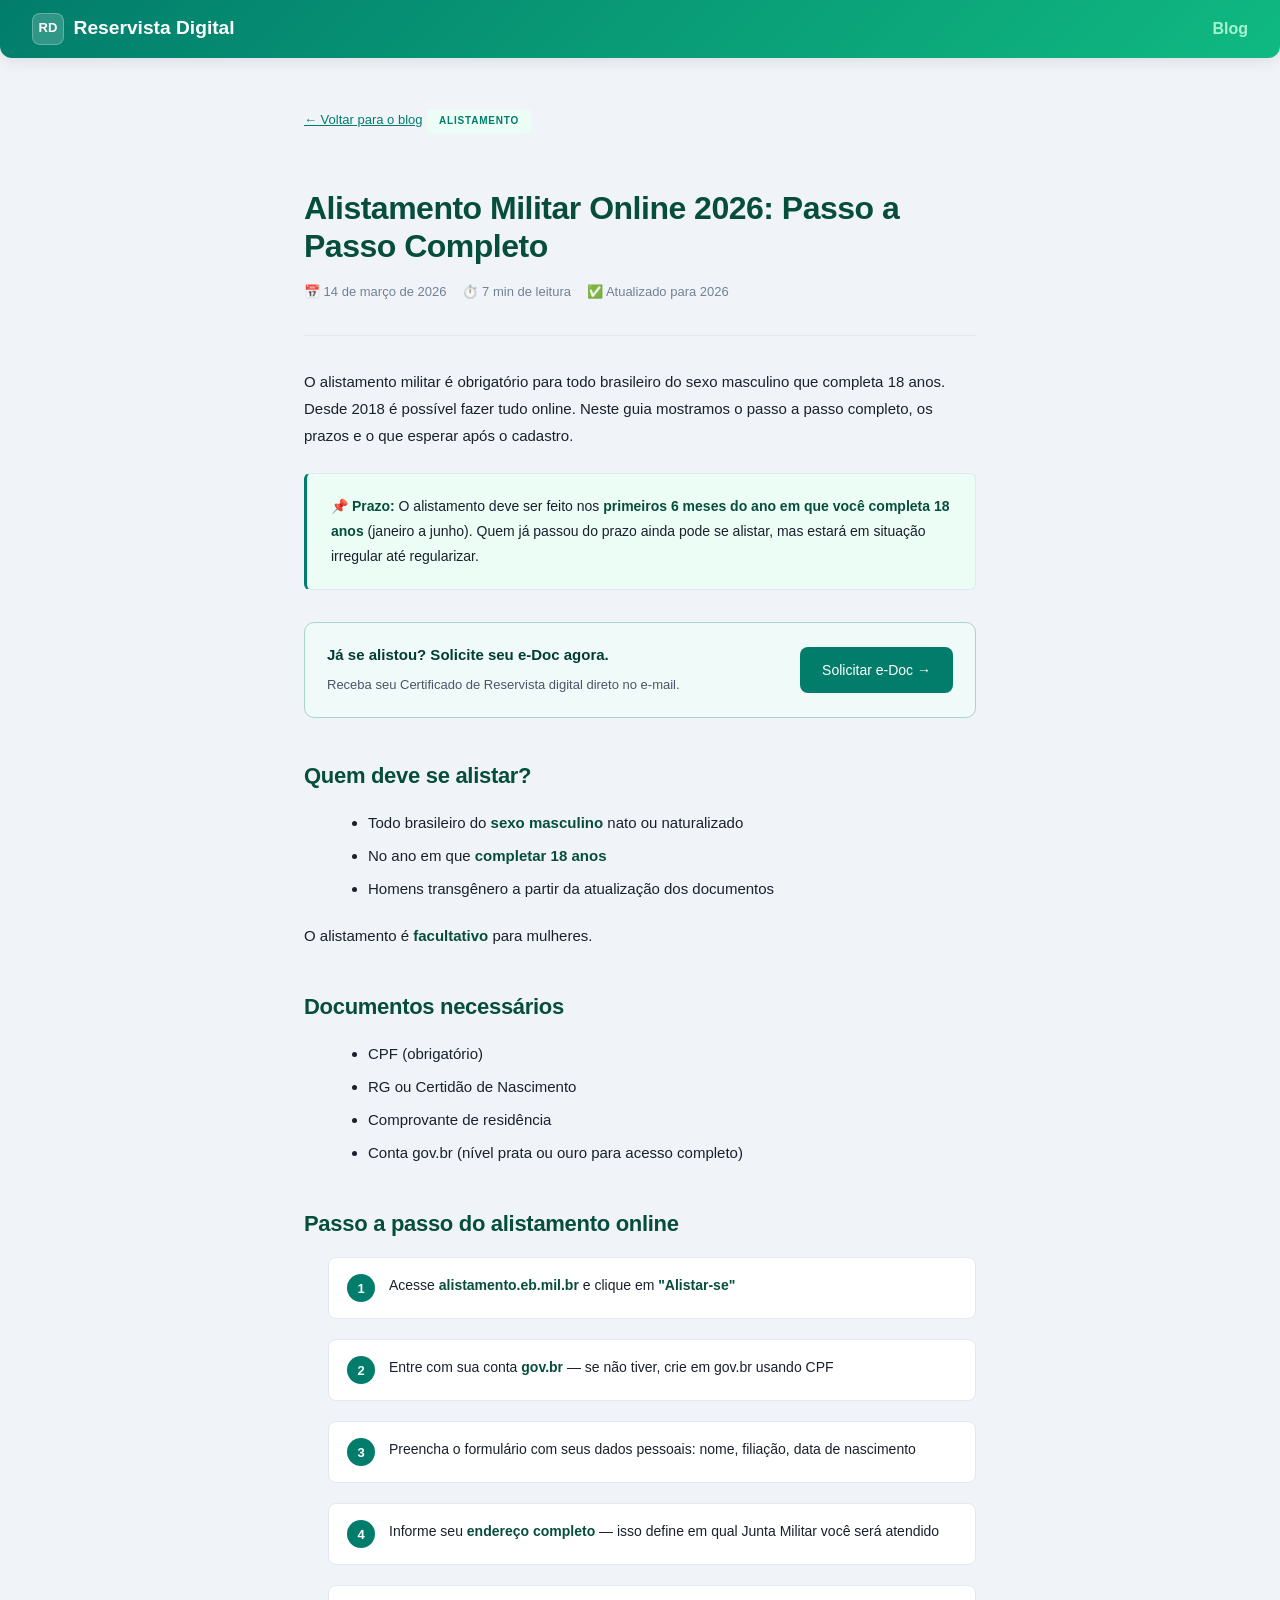
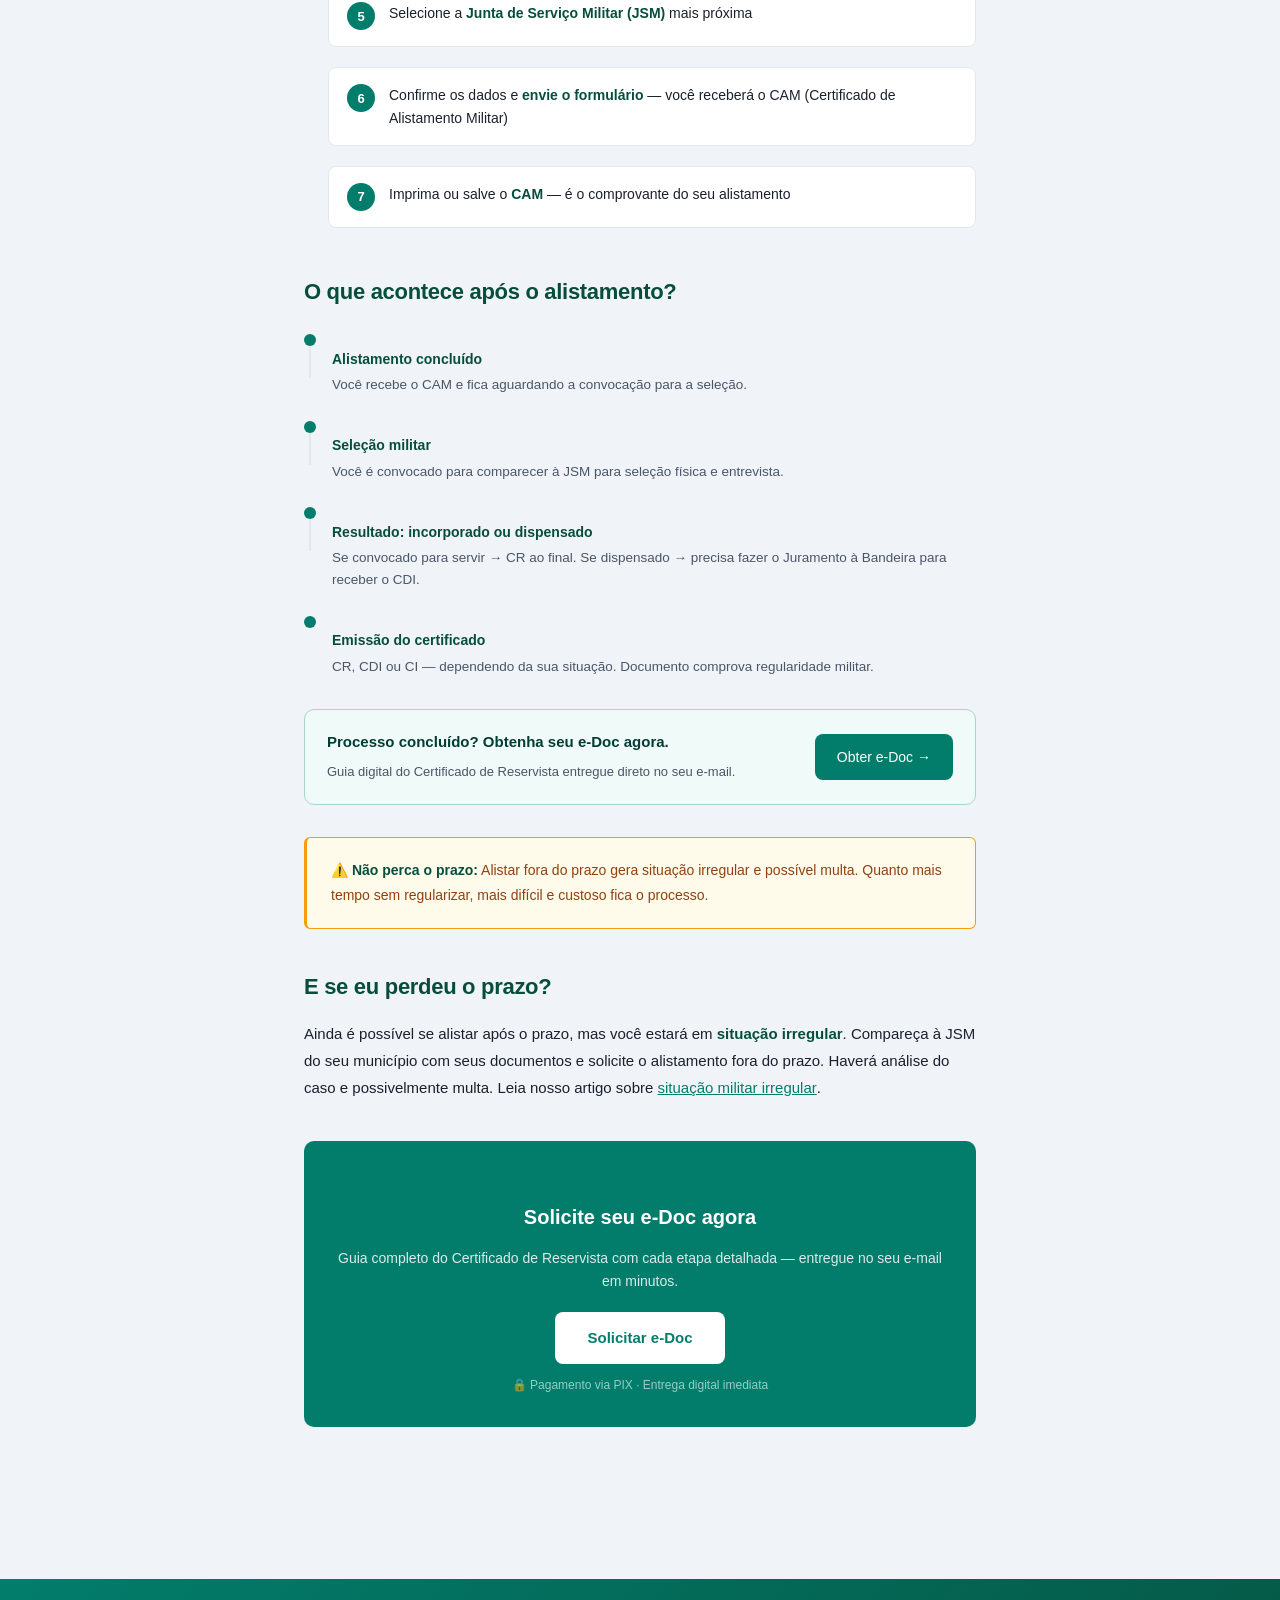
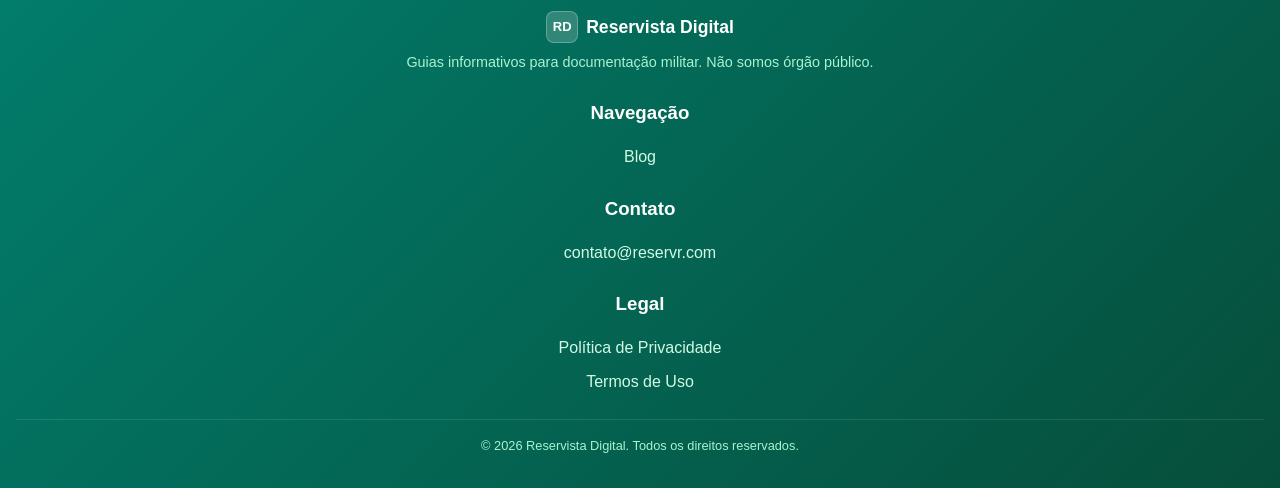
<file: blog/alistamento-militar-online.html>
<!DOCTYPE html>
<html lang="pt-BR">
<head>
<meta charset="UTF-8">
<meta name="viewport" content="width=device-width, initial-scale=1.0">
<title>Alistamento Militar Online 2026: Passo a Passo Completo</title>
<meta name="description" content="Como fazer o alistamento militar online em 2026. Passo a passo pelo site do Exército, documentos necessários, prazos e o que acontece após o cadastro.">
<meta name="keywords" content="alistamento militar online, como se alistar, alistamento militar 2026, prazo alistamento militar, alistamento exército">
<meta name="robots" content="index, follow">
<meta property="og:title" content="Alistamento Militar Online 2026: Passo a Passo Completo">
<meta property="og:type" content="article">
<script>var l=document.createElement('link');l.rel='canonical';l.href=window.location.href.split('?')[0];document.head.appendChild(l);</script>
<script type="application/ld+json">{"@context":"https://schema.org","@type":"Article","headline":"Alistamento Militar Online 2026: Passo a Passo Completo","datePublished":"2026-03-14","dateModified":"2026-03-14","author":{"@type":"Organization","name":"Reservista Digital"}}</script>
<link rel="preconnect" href="https://fonts.googleapis.com">
<link rel="preconnect" href="https://fonts.gstatic.com" crossorigin>
<link href="https://fonts.googleapis.com/css2?family=Roboto:wght@300;400;500;600;700&display=swap" rel="stylesheet">
<link rel="stylesheet" href="../style.css">
<style>
.article-wrap{max-width:720px;margin:0 auto;padding:48px 24px 80px}
.article-back{display:inline-flex;align-items:center;gap:6px;font-size:13px;font-weight:500;color:var(--primary-color);margin-bottom:32px}
.article-tag{display:inline-block;font-size:10px;font-weight:700;letter-spacing:.8px;text-transform:uppercase;color:var(--primary-color);background:var(--light-color);padding:4px 12px;border-radius:4px;margin-bottom:16px}
.article-wrap h1{font-size:32px;font-weight:700;color:var(--dark-color);line-height:1.2;letter-spacing:-.5px;margin-bottom:16px}
.article-meta{display:flex;align-items:center;gap:16px;font-size:13px;color:#718096;margin-bottom:32px;padding-bottom:32px;border-bottom:1px solid #e2e8f0;flex-wrap:wrap}
.article-intro{font-size:17px;color:#4a5568;line-height:1.7;margin-bottom:36px}
.article-wrap h2{font-size:22px;font-weight:700;color:var(--dark-color);margin:40px 0 16px;letter-spacing:-.3px}
.article-wrap h3{font-size:17px;font-weight:600;color:var(--dark-color);margin:28px 0 12px}
.article-wrap p{font-size:15px;color:#1a202c;line-height:1.8;margin-bottom:16px}
.article-wrap ul,.article-wrap ol{margin:8px 0 20px 24px}
.article-wrap li{font-size:15px;color:#1a202c;line-height:1.8;margin-bottom:6px}
.article-wrap strong{font-weight:600;color:var(--dark-color)}
.article-wrap a{color:var(--primary-color);font-weight:500}
.info-box{background:var(--light-color);border:1px solid #e2e8f0;border-left:3px solid var(--primary-color);border-radius:6px;padding:20px 24px;margin:24px 0}
.info-box p{margin:0;font-size:14px}
.warning-box{background:#fffbeb;border:1px solid #f59e0b;border-left:3px solid #f59e0b;border-radius:6px;padding:20px 24px;margin:24px 0}
.warning-box p{margin:0;font-size:14px;color:#92400e}
.step-list{list-style:none;margin:0 0 24px;padding:0;display:flex;flex-direction:column;gap:14px}
.step-item{display:flex;align-items:flex-start;gap:14px;background:#fff;border:1px solid #e2e8f0;border-radius:8px;padding:16px 18px}
.step-num{width:28px;height:28px;border-radius:50%;background:var(--primary-color);color:#fff;font-size:13px;font-weight:700;display:flex;align-items:center;justify-content:center;flex-shrink:0}
.step-item p{margin:0;font-size:14px;color:#1a202c;line-height:1.6}
.timeline{display:flex;flex-direction:column;gap:0;margin:20px 0 28px}
.timeline-item{display:flex;gap:16px;position:relative;padding-bottom:20px}
.timeline-item:last-child{padding-bottom:0}
.timeline-dot{width:12px;height:12px;border-radius:50%;background:var(--primary-color);flex-shrink:0;margin-top:5px;position:relative;z-index:1}
.timeline-item:not(:last-child) .timeline-dot::after{content:'';position:absolute;left:50%;top:12px;width:2px;height:calc(100% + 20px);background:#e2e8f0;transform:translateX(-50%)}
.timeline-content h4{font-size:14px;font-weight:600;color:var(--dark-color);margin-bottom:4px}
.timeline-content p{font-size:13.5px;color:#4a5568;line-height:1.6;margin:0}
/* CTAs */
.cta-inline{background:#f0faf8;border:1.5px solid #a7d4cc;border-radius:10px;padding:20px 22px;margin:32px 0;display:flex;align-items:center;justify-content:space-between;gap:16px;flex-wrap:wrap}
.cta-inline-text strong{display:block;font-size:15px;font-weight:700;color:#013d34;margin-bottom:4px}
.cta-inline-text span{font-size:13px;color:#4a5568}
.cta-inline-btn{background:#027d6c;color:#fff!important;font-weight:700;font-size:14px;padding:12px 22px;border-radius:8px;white-space:nowrap;text-decoration:none!important;flex-shrink:0;display:inline-block;transition:opacity .2s}
.cta-inline-btn:hover{opacity:.88;text-decoration:none!important}
.cta-box{background:#027d6c;border-radius:10px;padding:32px 28px;text-align:center;margin:40px 0}
.cta-box h3{font-size:20px;font-weight:700;color:#fff;margin-bottom:10px}
.cta-box p{font-size:14px;color:rgba(255,255,255,.85);margin-bottom:20px;line-height:1.6}
.cta-box a{display:inline-block;background:#fff;color:#027d6c;font-weight:700;font-size:15px;padding:14px 32px;border-radius:8px;transition:opacity .2s;text-decoration:none}
.cta-box a:hover{opacity:.9;text-decoration:none}
.cta-box .cta-sub{font-size:12px;color:rgba(255,255,255,.6);margin-top:12px;margin-bottom:0}
.sticky-cta{display:none;position:fixed;bottom:0;left:0;right:0;background:#fff;border-top:1px solid #e2e8f0;padding:12px 16px 20px;z-index:999}
.sticky-cta a{display:block;background:#027d6c;color:#fff!important;font-weight:700;font-size:15px;padding:15px;border-radius:10px;text-align:center;text-decoration:none!important}
@media(max-width:640px){.sticky-cta{display:block}.article-wrap{padding-bottom:100px}}
</style>
</head>
<body>

<header class="header">
  <a href="../blog" class="nav-logo"><span class="nav-logo-icon">RD</span>Reservista Digital</a>
  <button class="mobile-menu-btn" onclick="document.getElementById('nav-menu').classList.toggle('active')">&#9776;</button>
  <nav class="nav-menu" id="nav-menu">
    <button class="mobile-menu-btn" style="position:absolute;top:1rem;right:1rem" onclick="document.getElementById('nav-menu').classList.remove('active')">&#10005;</button>
    <ul>
      <li><a href="/blog" style="color:#a7f3d0;font-weight:600">Blog</a></li>
    </ul>
  </nav>
</header>

<article class="article-wrap">
  <a href="/blog" class="article-back">&larr; Voltar para o blog</a>
  <span class="article-tag">Alistamento</span>
  <h1>Alistamento Militar Online 2026: Passo a Passo Completo</h1>
  <div class="article-meta">
    <span>📅 14 de março de 2026</span>
    <span>⏱️ 7 min de leitura</span>
    <span>✅ Atualizado para 2026</span>
  </div>

  <p class="article-intro">O alistamento militar é obrigatório para todo brasileiro do sexo masculino que completa 18 anos. Desde 2018 é possível fazer tudo online. Neste guia mostramos o passo a passo completo, os prazos e o que esperar após o cadastro.</p>

  <div class="info-box">
    <p><strong>📌 Prazo:</strong> O alistamento deve ser feito nos <strong>primeiros 6 meses do ano em que você completa 18 anos</strong> (janeiro a junho). Quem já passou do prazo ainda pode se alistar, mas estará em situação irregular até regularizar.</p>
  </div>

  <!-- CTA 1: Logo após o resumo — quem leu o prazo e sabe que precisa resolver -->
  <div class="cta-inline">
    <div class="cta-inline-text">
      <strong>Já se alistou? Solicite seu e-Doc agora.</strong>
      <span>Receba seu Certificado de Reservista digital direto no e-mail.</span>
    </div>
    <a href="/checkoutblog.html?guia=ALISTAMENTO_BLOG" class="cta-inline-btn">Solicitar e-Doc →</a>
  </div>

  <h2>Quem deve se alistar?</h2>
  <ul>
    <li>Todo brasileiro do <strong>sexo masculino</strong> nato ou naturalizado</li>
    <li>No ano em que <strong>completar 18 anos</strong></li>
    <li>Homens transgênero a partir da atualização dos documentos</li>
  </ul>
  <p>O alistamento é <strong>facultativo</strong> para mulheres.</p>

  <h2>Documentos necessários</h2>
  <ul>
    <li>CPF (obrigatório)</li>
    <li>RG ou Certidão de Nascimento</li>
    <li>Comprovante de residência</li>
    <li>Conta gov.br (nível prata ou ouro para acesso completo)</li>
  </ul>

  <h2>Passo a passo do alistamento online</h2>
  <ul class="step-list">
    <li class="step-item"><div class="step-num">1</div><p>Acesse <strong>alistamento.eb.mil.br</strong> e clique em <strong>"Alistar-se"</strong></p></li>
    <li class="step-item"><div class="step-num">2</div><p>Entre com sua conta <strong>gov.br</strong> — se não tiver, crie em gov.br usando CPF</p></li>
    <li class="step-item"><div class="step-num">3</div><p>Preencha o formulário com seus dados pessoais: nome, filiação, data de nascimento</p></li>
    <li class="step-item"><div class="step-num">4</div><p>Informe seu <strong>endereço completo</strong> — isso define em qual Junta Militar você será atendido</p></li>
    <li class="step-item"><div class="step-num">5</div><p>Selecione a <strong>Junta de Serviço Militar (JSM)</strong> mais próxima</p></li>
    <li class="step-item"><div class="step-num">6</div><p>Confirme os dados e <strong>envie o formulário</strong> — você receberá o CAM (Certificado de Alistamento Militar)</p></li>
    <li class="step-item"><div class="step-num">7</div><p>Imprima ou salve o <strong>CAM</strong> — é o comprovante do seu alistamento</p></li>
  </ul>

  <h2>O que acontece após o alistamento?</h2>
  <div class="timeline">
    <div class="timeline-item">
      <div class="timeline-dot"></div>
      <div class="timeline-content"><h4>Alistamento concluído</h4><p>Você recebe o CAM e fica aguardando a convocação para a seleção.</p></div>
    </div>
    <div class="timeline-item">
      <div class="timeline-dot"></div>
      <div class="timeline-content"><h4>Seleção militar</h4><p>Você é convocado para comparecer à JSM para seleção física e entrevista.</p></div>
    </div>
    <div class="timeline-item">
      <div class="timeline-dot"></div>
      <div class="timeline-content"><h4>Resultado: incorporado ou dispensado</h4><p>Se convocado para servir → CR ao final. Se dispensado → precisa fazer o Juramento à Bandeira para receber o CDI.</p></div>
    </div>
    <div class="timeline-item">
      <div class="timeline-dot"></div>
      <div class="timeline-content"><h4>Emissão do certificado</h4><p>CR, CDI ou CI — dependendo da sua situação. Documento comprova regularidade militar.</p></div>
    </div>
  </div>

  <!-- CTA 2: Após a timeline — pessoa acabou de entender que ao final do processo vai precisar do certificado -->
  <div class="cta-inline">
    <div class="cta-inline-text">
      <strong>Processo concluído? Obtenha seu e-Doc agora.</strong>
      <span>Guia digital do Certificado de Reservista entregue direto no seu e-mail.</span>
    </div>
    <a href="/checkoutblog.html?guia=ALISTAMENTO_BLOG" class="cta-inline-btn">Obter e-Doc →</a>
  </div>

  <div class="warning-box">
    <p>⚠️ <strong>Não perca o prazo:</strong> Alistar fora do prazo gera situação irregular e possível multa. Quanto mais tempo sem regularizar, mais difícil e custoso fica o processo.</p>
  </div>

  <h2>E se eu perdeu o prazo?</h2>
  <p>Ainda é possível se alistar após o prazo, mas você estará em <strong>situação irregular</strong>. Compareça à JSM do seu município com seus documentos e solicite o alistamento fora do prazo. Haverá análise do caso e possivelmente multa. Leia nosso artigo sobre <a href="situacao-militar-irregular.html">situação militar irregular</a>.</p>

  <div class="cta-box">
    <h3>Solicite seu e-Doc agora</h3>
    <p>Guia completo do Certificado de Reservista com cada etapa detalhada — entregue no seu e-mail em minutos.</p>
    <a href="/checkoutblog.html?guia=ALISTAMENTO_BLOG">Solicitar e-Doc</a>
    <p class="cta-sub">🔒 Pagamento via PIX · Entrega digital imediata</p>
  </div>
</article>

<div class="sticky-cta">
  <a href="/checkoutblog.html?guia=ALISTAMENTO_BLOG">Solicitar e-Doc →</a>
</div>

<footer class="footer">
  <div class="footer-column">
    <strong style="font-size:1.1rem;display:flex;align-items:center;gap:.5rem;justify-content:center"><span class="nav-logo-icon">RD</span> Reservista Digital</strong>
    <p style="color:#a7f3d0;font-size:.9rem;margin-top:.5rem">Guias informativos para documentação militar. Não somos órgão público.</p>
  </div>
  <div class="footer-column"><h3>Navegação</h3><ul><li><a href="/blog">Blog</a></li></ul></div>
  <div class="footer-column"><h3>Contato</h3><ul><li><a href="mailto:contato@reservr.com">contato@reservr.com</a></li></ul></div>
  <div class="footer-column"><h3>Legal</h3><ul><li><a href="../politica-privacidade.html">Política de Privacidade</a></li><li><a href="../termos-de-uso.html">Termos de Uso</a></li></ul></div>
  <div class="copyright">© 2026 Reservista Digital. Todos os direitos reservados.</div>
</footer>
</body>
</html>
</file>
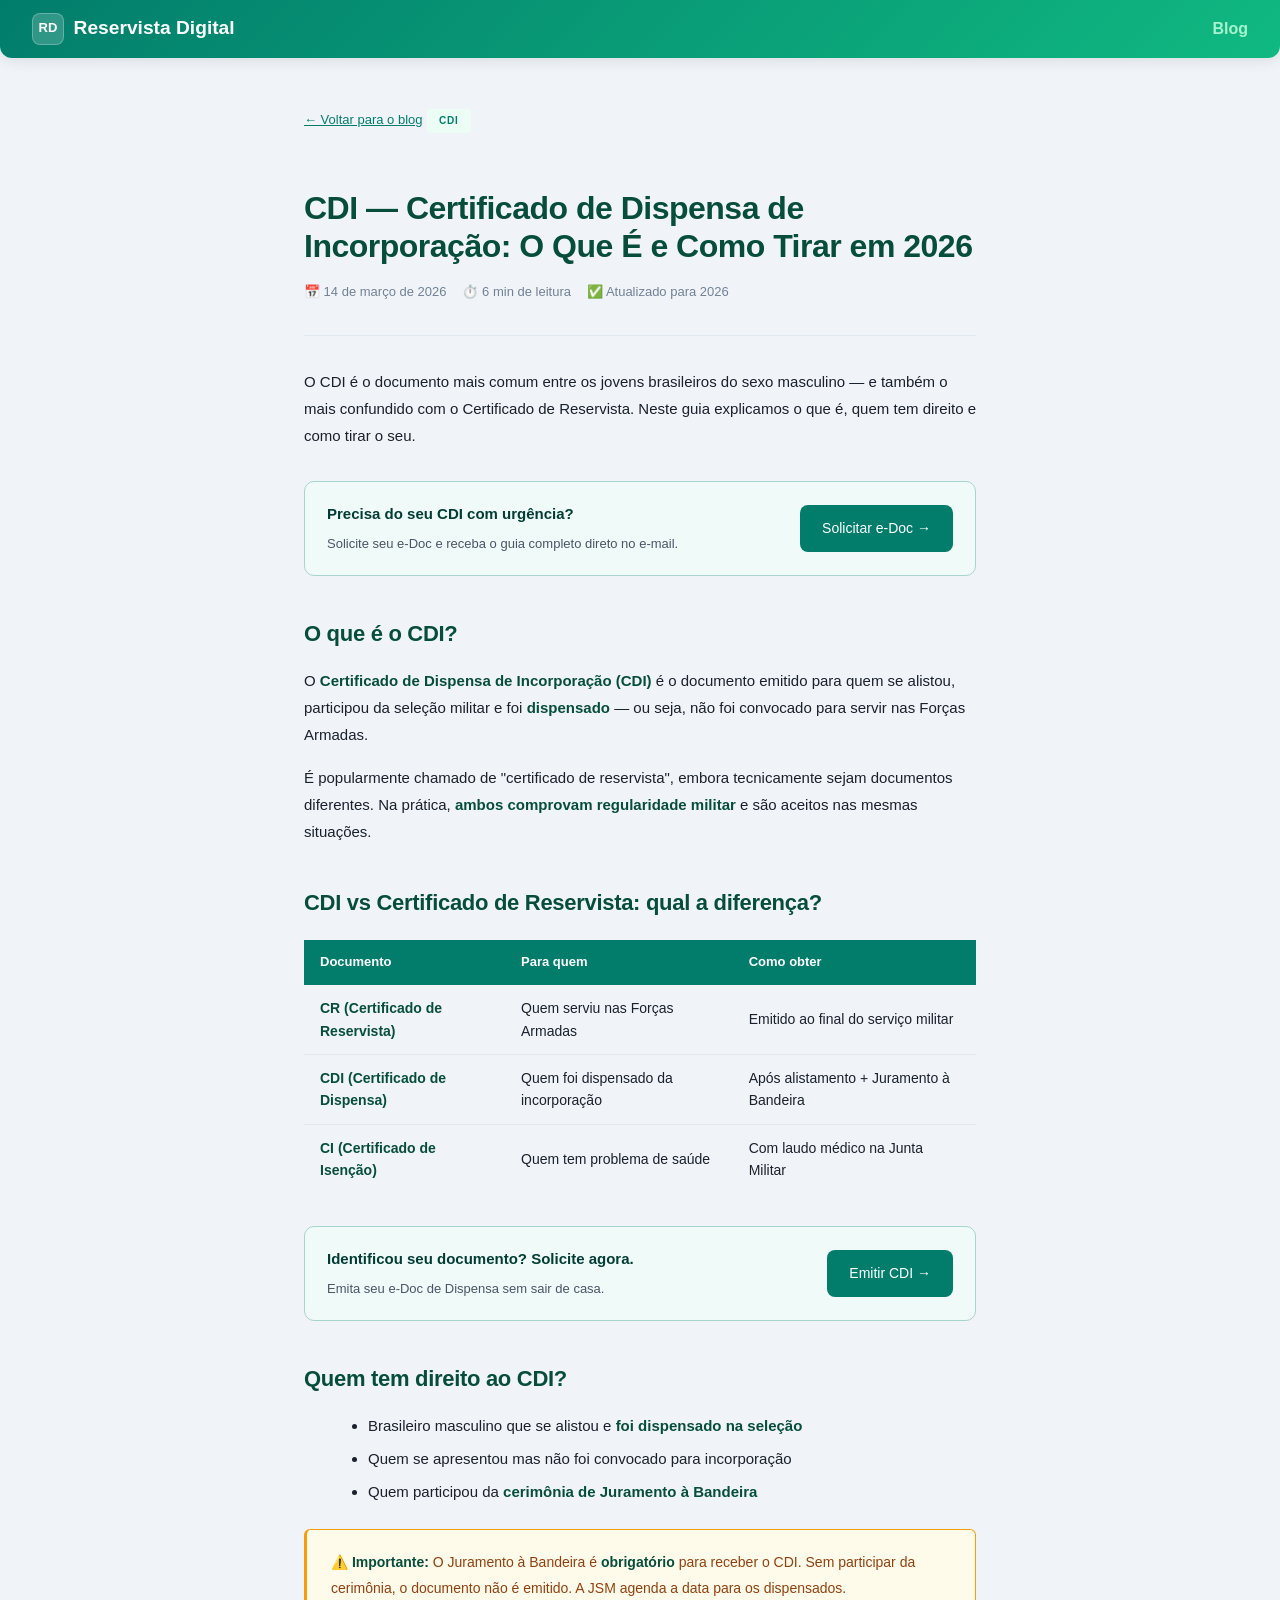
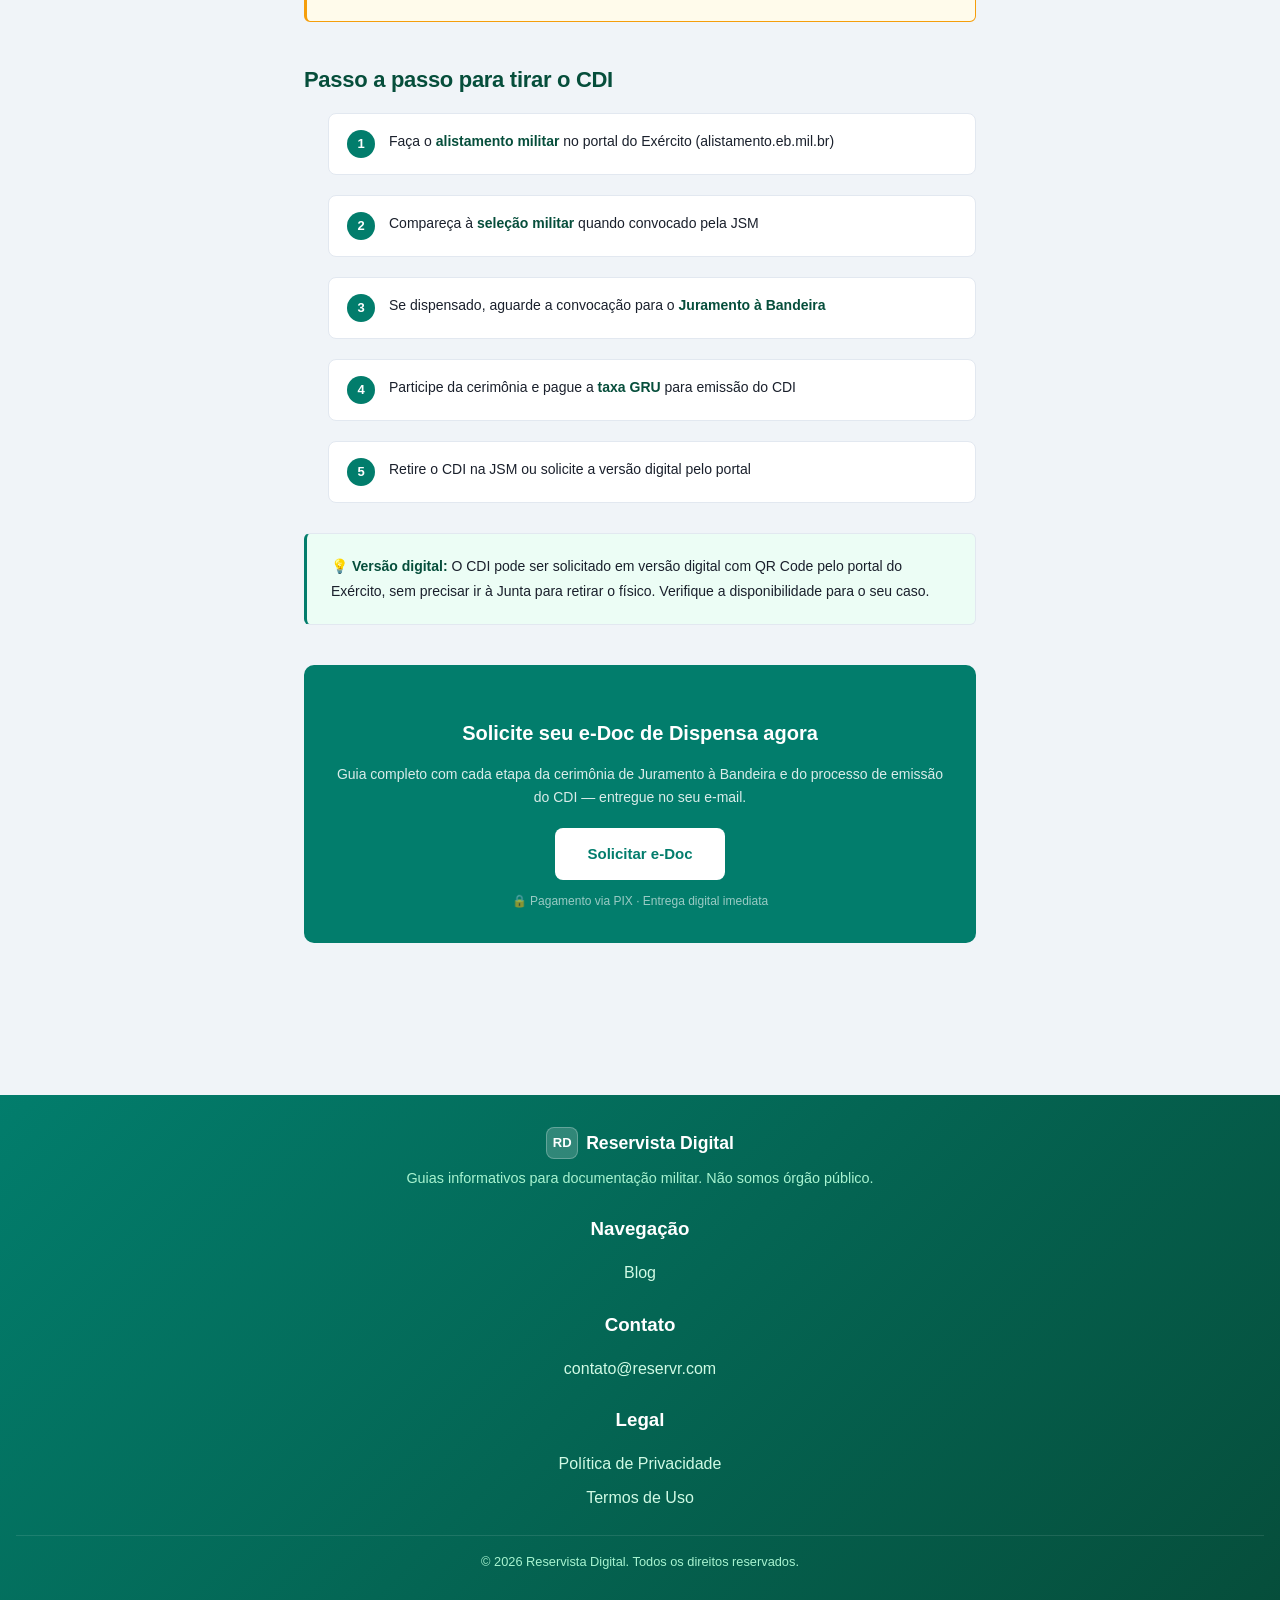
<file: blog/cdi-certificado-dispensa-incorporacao.html>
<!DOCTYPE html>
<html lang="pt-BR">
<head>
<meta charset="UTF-8">
<meta name="viewport" content="width=device-width, initial-scale=1.0">
<title>CDI — Certificado de Dispensa de Incorporação: O Que É e Como Tirar em 2026</title>
<meta name="description" content="O que é o CDI (Certificado de Dispensa de Incorporação), quem tem direito, diferença para o Certificado de Reservista e passo a passo completo para tirar em 2026.">
<meta name="keywords" content="CDI certificado de dispensa de incorporação, como tirar CDI, CDI reservista diferença, certificado dispensa incorporação 2026">
<meta name="robots" content="index, follow">
<meta property="og:title" content="CDI — Certificado de Dispensa de Incorporação: Como Tirar em 2026">
<meta property="og:type" content="article">
<script>var l=document.createElement('link');l.rel='canonical';l.href=window.location.href.split('?')[0];document.head.appendChild(l);</script>
<script type="application/ld+json">{"@context":"https://schema.org","@type":"Article","headline":"CDI — Certificado de Dispensa de Incorporação: O Que É e Como Tirar em 2026","datePublished":"2026-03-14","dateModified":"2026-03-14","author":{"@type":"Organization","name":"Reservista Digital"}}</script>
<link rel="preconnect" href="https://fonts.googleapis.com">
<link rel="preconnect" href="https://fonts.gstatic.com" crossorigin>
<link href="https://fonts.googleapis.com/css2?family=Roboto:wght@300;400;500;600;700&display=swap" rel="stylesheet">
<link rel="stylesheet" href="../style.css">
<style>
.article-wrap{max-width:720px;margin:0 auto;padding:48px 24px 80px}
.article-back{display:inline-flex;align-items:center;gap:6px;font-size:13px;font-weight:500;color:var(--primary-color);margin-bottom:32px}
.article-tag{display:inline-block;font-size:10px;font-weight:700;letter-spacing:.8px;text-transform:uppercase;color:var(--primary-color);background:var(--light-color);padding:4px 12px;border-radius:4px;margin-bottom:16px}
.article-wrap h1{font-size:32px;font-weight:700;color:var(--dark-color);line-height:1.2;letter-spacing:-.5px;margin-bottom:16px}
.article-meta{display:flex;align-items:center;gap:16px;font-size:13px;color:#718096;margin-bottom:32px;padding-bottom:32px;border-bottom:1px solid #e2e8f0;flex-wrap:wrap}
.article-intro{font-size:17px;color:#4a5568;line-height:1.7;margin-bottom:36px}
.article-wrap h2{font-size:22px;font-weight:700;color:var(--dark-color);margin:40px 0 16px;letter-spacing:-.3px}
.article-wrap p{font-size:15px;color:#1a202c;line-height:1.8;margin-bottom:16px}
.article-wrap ul,.article-wrap ol{margin:8px 0 20px 24px}
.article-wrap li{font-size:15px;color:#1a202c;line-height:1.8;margin-bottom:6px}
.article-wrap strong{font-weight:600;color:var(--dark-color)}
.article-wrap a{color:var(--primary-color);font-weight:500}
.info-box{background:var(--light-color);border:1px solid #e2e8f0;border-left:3px solid var(--primary-color);border-radius:6px;padding:20px 24px;margin:24px 0}
.info-box p{margin:0;font-size:14px}
.warning-box{background:#fffbeb;border:1px solid #f59e0b;border-left:3px solid #f59e0b;border-radius:6px;padding:20px 24px;margin:24px 0}
.warning-box p{margin:0;font-size:14px;color:#92400e}
.step-list{list-style:none;margin:0 0 24px;padding:0;display:flex;flex-direction:column;gap:14px}
.step-item{display:flex;align-items:flex-start;gap:14px;background:#fff;border:1px solid #e2e8f0;border-radius:8px;padding:16px 18px}
.step-num{width:28px;height:28px;border-radius:50%;background:var(--primary-color);color:#fff;font-size:13px;font-weight:700;display:flex;align-items:center;justify-content:center;flex-shrink:0}
.step-item p{margin:0;font-size:14px;color:#1a202c;line-height:1.6}
.diff-table{width:100%;border-collapse:collapse;margin:20px 0}
.diff-table th{background:var(--primary-color);color:#fff;padding:12px 16px;text-align:left;font-size:13px;font-weight:600}
.diff-table td{padding:12px 16px;font-size:14px;color:#1a202c;border-bottom:1px solid #e2e8f0}
.diff-table tr:last-child td{border-bottom:none}
.diff-table tr:nth-child(even) td{background:#f0f4f8}
/* CTAs */
.cta-inline{background:#f0faf8;border:1.5px solid #a7d4cc;border-radius:10px;padding:20px 22px;margin:32px 0;display:flex;align-items:center;justify-content:space-between;gap:16px;flex-wrap:wrap}
.cta-inline-text strong{display:block;font-size:15px;font-weight:700;color:#013d34;margin-bottom:4px}
.cta-inline-text span{font-size:13px;color:#4a5568}
.cta-inline-btn{background:#027d6c;color:#fff!important;font-weight:700;font-size:14px;padding:12px 22px;border-radius:8px;white-space:nowrap;text-decoration:none!important;flex-shrink:0;display:inline-block;transition:opacity .2s}
.cta-inline-btn:hover{opacity:.88;text-decoration:none!important}
.cta-box{background:#027d6c;border-radius:10px;padding:32px 28px;text-align:center;margin:40px 0}
.cta-box h3{font-size:20px;font-weight:700;color:#fff;margin-bottom:10px}
.cta-box p{font-size:14px;color:rgba(255,255,255,.85);margin-bottom:20px;line-height:1.6}
.cta-box a{display:inline-block;background:#fff;color:#027d6c;font-weight:700;font-size:15px;padding:14px 32px;border-radius:8px;transition:opacity .2s;text-decoration:none}
.cta-box a:hover{opacity:.9;text-decoration:none}
.cta-box .cta-sub{font-size:12px;color:rgba(255,255,255,.6);margin-top:12px;margin-bottom:0}
.sticky-cta{display:none;position:fixed;bottom:0;left:0;right:0;background:#fff;border-top:1px solid #e2e8f0;padding:12px 16px 20px;z-index:999}
.sticky-cta a{display:block;background:#027d6c;color:#fff!important;font-weight:700;font-size:15px;padding:15px;border-radius:10px;text-align:center;text-decoration:none!important}
@media(max-width:640px){.sticky-cta{display:block}.article-wrap{padding-bottom:100px}}
</style>
</head>
<body>

<header class="header">
  <a href="../blog" class="nav-logo"><span class="nav-logo-icon">RD</span>Reservista Digital</a>
  <button class="mobile-menu-btn" onclick="document.getElementById('nav-menu').classList.toggle('active')">&#9776;</button>
  <nav class="nav-menu" id="nav-menu">
    <button class="mobile-menu-btn" style="position:absolute;top:1rem;right:1rem" onclick="document.getElementById('nav-menu').classList.remove('active')">&#10005;</button>
    <ul>
      <li><a href="/blog" style="color:#a7f3d0;font-weight:600">Blog</a></li>
    </ul>
  </nav>
</header>

<article class="article-wrap">
  <a href="/blog" class="article-back">&larr; Voltar para o blog</a>
  <span class="article-tag">CDI</span>
  <h1>CDI — Certificado de Dispensa de Incorporação: O Que É e Como Tirar em 2026</h1>
  <div class="article-meta"><span>📅 14 de março de 2026</span><span>⏱️ 6 min de leitura</span><span>✅ Atualizado para 2026</span></div>

  <p class="article-intro">O CDI é o documento mais comum entre os jovens brasileiros do sexo masculino — e também o mais confundido com o Certificado de Reservista. Neste guia explicamos o que é, quem tem direito e como tirar o seu.</p>

  <!-- CTA 1: Logo após intro — pessoa sabe que precisa do CDI e quer resolver -->
  <div class="cta-inline">
    <div class="cta-inline-text">
      <strong>Precisa do seu CDI com urgência?</strong>
      <span>Solicite seu e-Doc e receba o guia completo direto no e-mail.</span>
    </div>
    <a href="/checkoutblog.html?guia=DISPENSA_1_BLOG" class="cta-inline-btn">Solicitar e-Doc →</a>
  </div>

  <h2>O que é o CDI?</h2>
  <p>O <strong>Certificado de Dispensa de Incorporação (CDI)</strong> é o documento emitido para quem se alistou, participou da seleção militar e foi <strong>dispensado</strong> — ou seja, não foi convocado para servir nas Forças Armadas.</p>
  <p>É popularmente chamado de "certificado de reservista", embora tecnicamente sejam documentos diferentes. Na prática, <strong>ambos comprovam regularidade militar</strong> e são aceitos nas mesmas situações.</p>

  <h2>CDI vs Certificado de Reservista: qual a diferença?</h2>
  <table class="diff-table">
    <tr><th>Documento</th><th>Para quem</th><th>Como obter</th></tr>
    <tr><td><strong>CR (Certificado de Reservista)</strong></td><td>Quem serviu nas Forças Armadas</td><td>Emitido ao final do serviço militar</td></tr>
    <tr><td><strong>CDI (Certificado de Dispensa)</strong></td><td>Quem foi dispensado da incorporação</td><td>Após alistamento + Juramento à Bandeira</td></tr>
    <tr><td><strong>CI (Certificado de Isenção)</strong></td><td>Quem tem problema de saúde</td><td>Com laudo médico na Junta Militar</td></tr>
  </table>

  <!-- CTA 2: Após a tabela — pessoa identificou qual documento é o dela -->
  <div class="cta-inline">
    <div class="cta-inline-text">
      <strong>Identificou seu documento? Solicite agora.</strong>
      <span>Emita seu e-Doc de Dispensa sem sair de casa.</span>
    </div>
    <a href="/checkoutblog.html?guia=DISPENSA_1_BLOG" class="cta-inline-btn">Emitir CDI →</a>
  </div>

  <h2>Quem tem direito ao CDI?</h2>
  <ul>
    <li>Brasileiro masculino que se alistou e <strong>foi dispensado na seleção</strong></li>
    <li>Quem se apresentou mas não foi convocado para incorporação</li>
    <li>Quem participou da <strong>cerimônia de Juramento à Bandeira</strong></li>
  </ul>

  <div class="warning-box">
    <p>⚠️ <strong>Importante:</strong> O Juramento à Bandeira é <strong>obrigatório</strong> para receber o CDI. Sem participar da cerimônia, o documento não é emitido. A JSM agenda a data para os dispensados.</p>
  </div>

  <h2>Passo a passo para tirar o CDI</h2>
  <ul class="step-list">
    <li class="step-item"><div class="step-num">1</div><p>Faça o <strong>alistamento militar</strong> no portal do Exército (alistamento.eb.mil.br)</p></li>
    <li class="step-item"><div class="step-num">2</div><p>Compareça à <strong>seleção militar</strong> quando convocado pela JSM</p></li>
    <li class="step-item"><div class="step-num">3</div><p>Se dispensado, aguarde a convocação para o <strong>Juramento à Bandeira</strong></p></li>
    <li class="step-item"><div class="step-num">4</div><p>Participe da cerimônia e pague a <strong>taxa GRU</strong> para emissão do CDI</p></li>
    <li class="step-item"><div class="step-num">5</div><p>Retire o CDI na JSM ou solicite a versão digital pelo portal</p></li>
  </ul>

  <div class="info-box">
    <p><strong>💡 Versão digital:</strong> O CDI pode ser solicitado em versão digital com QR Code pelo portal do Exército, sem precisar ir à Junta para retirar o físico. Verifique a disponibilidade para o seu caso.</p>
  </div>

  <div class="cta-box">
    <h3>Solicite seu e-Doc de Dispensa agora</h3>
    <p>Guia completo com cada etapa da cerimônia de Juramento à Bandeira e do processo de emissão do CDI — entregue no seu e-mail.</p>
    <a href="/checkoutblog.html?guia=DISPENSA_1_BLOG">Solicitar e-Doc</a>
    <p class="cta-sub">🔒 Pagamento via PIX · Entrega digital imediata</p>
  </div>
</article>

<div class="sticky-cta">
  <a href="/checkoutblog.html?guia=DISPENSA_1_BLOG">Solicitar e-Doc CDI →</a>
</div>

<footer class="footer">
  <div class="footer-column">
    <strong style="font-size:1.1rem;display:flex;align-items:center;gap:.5rem;justify-content:center"><span class="nav-logo-icon">RD</span> Reservista Digital</strong>
    <p style="color:#a7f3d0;font-size:.9rem;margin-top:.5rem">Guias informativos para documentação militar. Não somos órgão público.</p>
  </div>
  <div class="footer-column"><h3>Navegação</h3><ul><li><a href="/blog">Blog</a></li></ul></div>
  <div class="footer-column"><h3>Contato</h3><ul><li><a href="mailto:contato@reservr.com">contato@reservr.com</a></li></ul></div>
  <div class="footer-column"><h3>Legal</h3><ul><li><a href="../politica-privacidade.html">Política de Privacidade</a></li><li><a href="../termos-de-uso.html">Termos de Uso</a></li></ul></div>
  <div class="copyright">© 2026 Reservista Digital. Todos os direitos reservados.</div>
</footer>
</body>
</html>
</file>
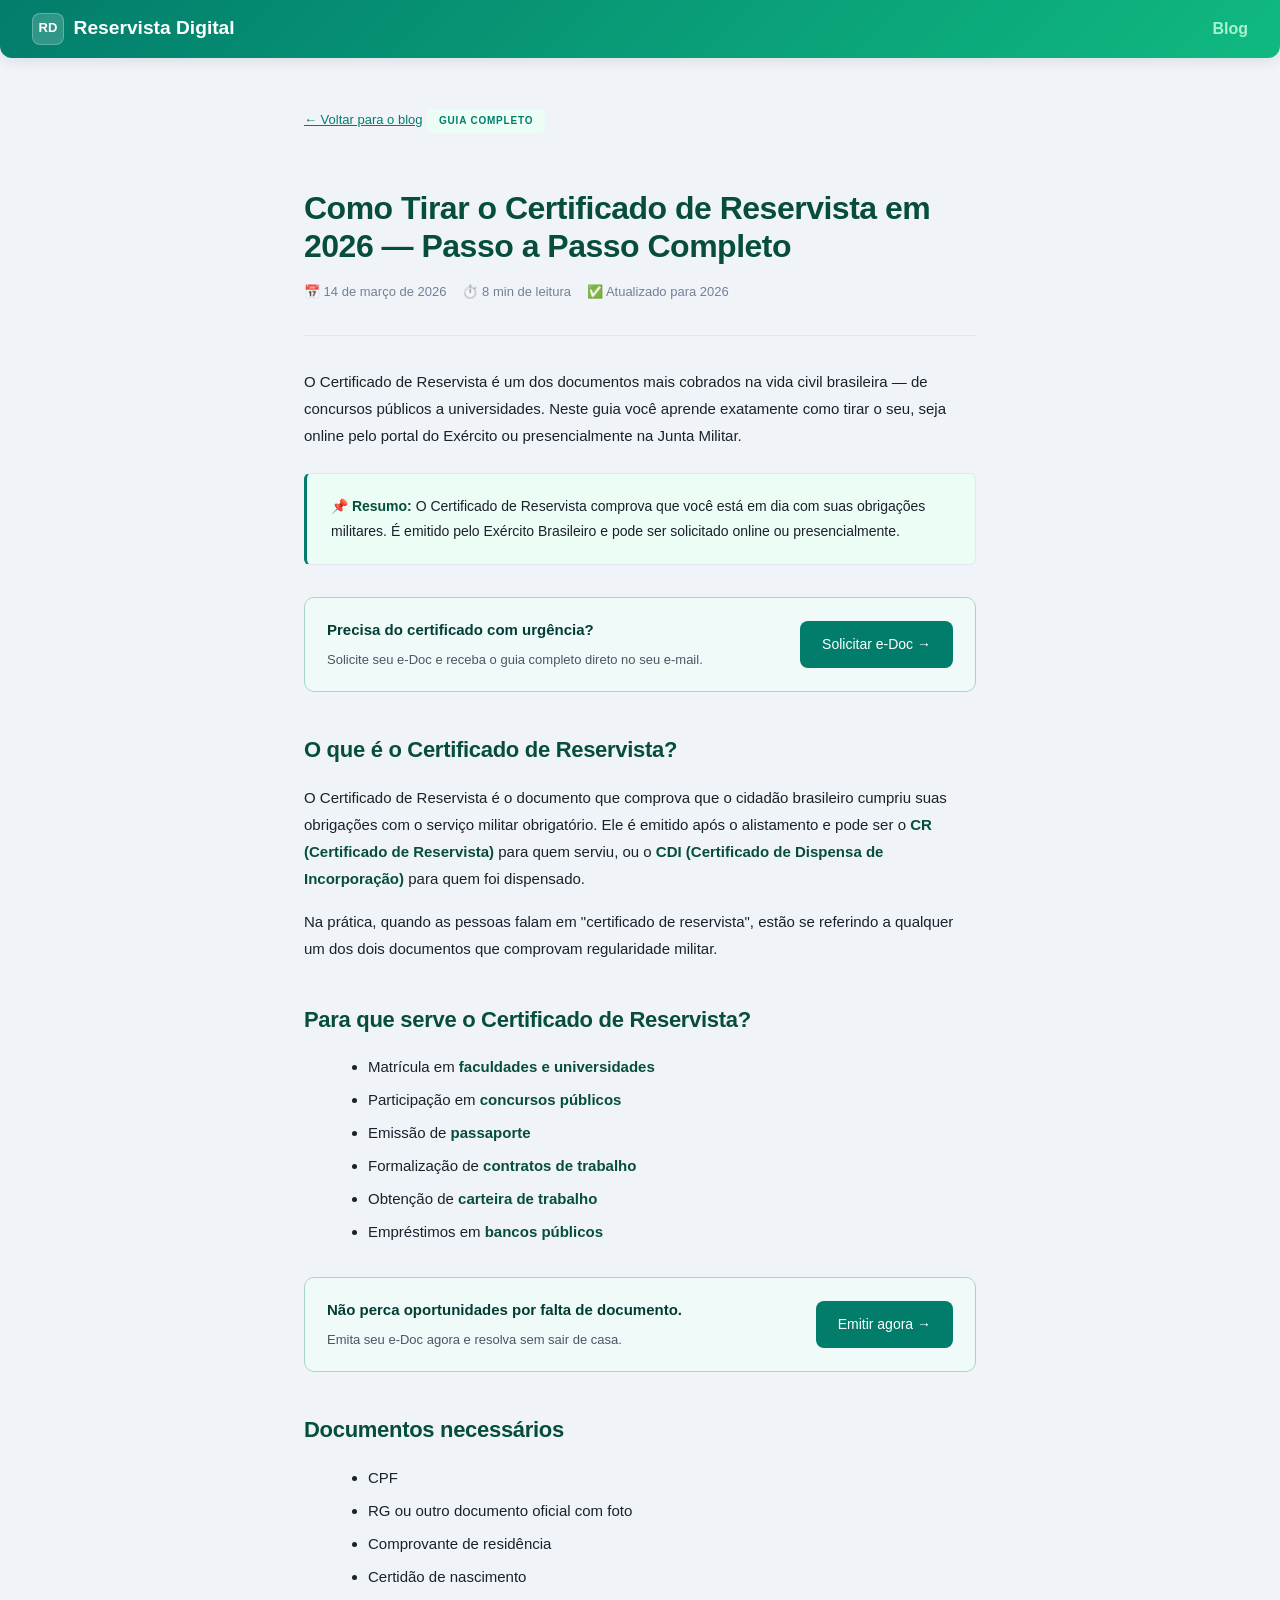
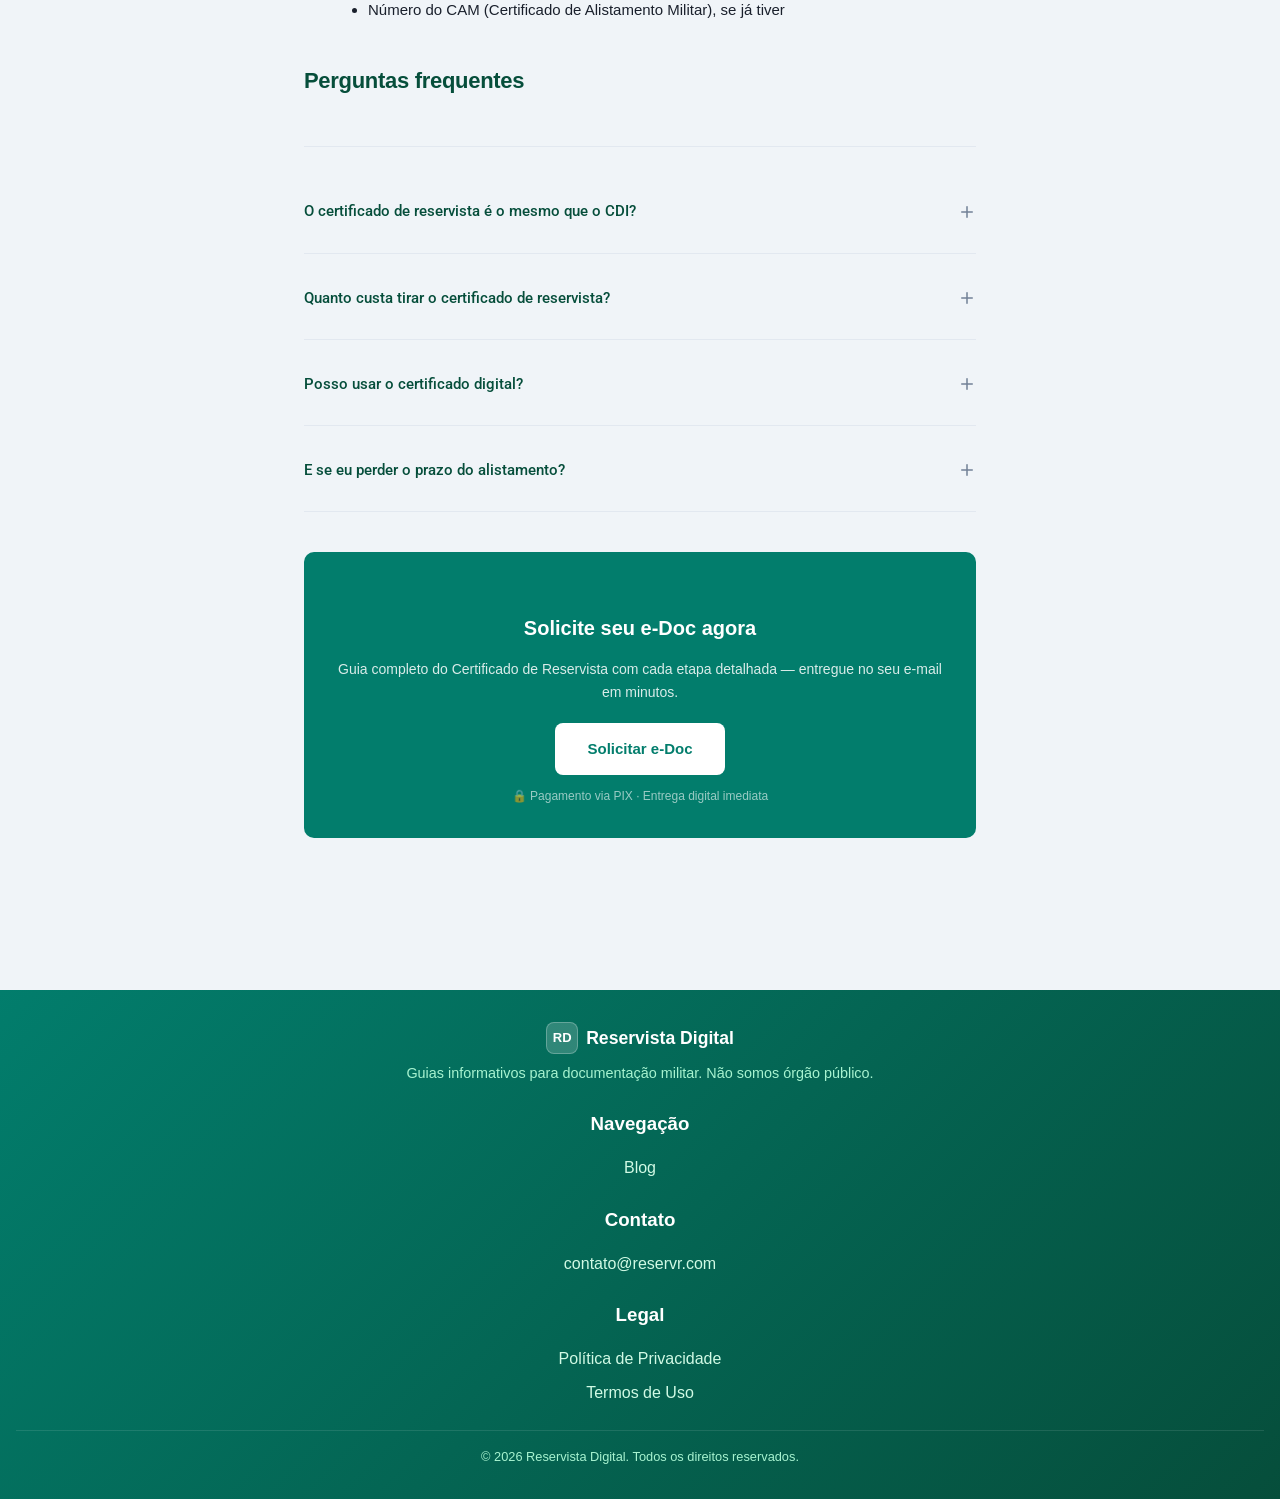
<file: blog/como-tirar-certificado-de-reservista.html>
<!DOCTYPE html>
<html lang="pt-BR">
<head>
<meta charset="UTF-8">
<meta name="viewport" content="width=device-width, initial-scale=1.0">
<title>Como Tirar o Certificado de Reservista em 2026 — Passo a Passo Completo</title>
<meta name="description" content="Aprenda como tirar o Certificado de Reservista em 2026. Passo a passo online pelo site do Exército ou presencialmente na Junta Militar. Documentos, prazos e dicas.">
<meta name="keywords" content="como tirar certificado de reservista, certificado de reservista passo a passo, certificado de reservista 2026, documentos certificado reservista">
<meta name="robots" content="index, follow">
<meta property="og:title" content="Como Tirar o Certificado de Reservista em 2026">
<meta property="og:description" content="Passo a passo completo para tirar o Certificado de Reservista online ou presencialmente.">
<meta property="og:type" content="article">
<script>
  var l=document.createElement('link');l.rel='canonical';l.href=window.location.href.split('?')[0];document.head.appendChild(l);
</script>
<script type="application/ld+json">{"@context":"https://schema.org","@type":"Article","headline":"Como Tirar o Certificado de Reservista em 2026","description":"Passo a passo completo para tirar o Certificado de Reservista online ou presencialmente.","datePublished":"2026-03-14","dateModified":"2026-03-14","author":{"@type":"Organization","name":"Reservista Digital"},"publisher":{"@type":"Organization","name":"Reservista Digital"}}</script>
<link rel="preconnect" href="https://fonts.googleapis.com">
<link rel="preconnect" href="https://fonts.gstatic.com" crossorigin>
<link href="https://fonts.googleapis.com/css2?family=Roboto:wght@300;400;500;600;700&display=swap" rel="stylesheet">
<link rel="stylesheet" href="../style.css">
<style>
.article-wrap{max-width:720px;margin:0 auto;padding:48px 24px 80px}
.article-back{display:inline-flex;align-items:center;gap:6px;font-size:13px;font-weight:500;color:var(--primary-color);margin-bottom:32px}
.article-back:hover{opacity:.8}
.article-tag{display:inline-block;font-size:10px;font-weight:700;letter-spacing:.8px;text-transform:uppercase;color:var(--primary-color);background:var(--light-color);padding:4px 12px;border-radius:4px;margin-bottom:16px}
.article-wrap h1{font-size:32px;font-weight:700;color:var(--dark-color);line-height:1.2;letter-spacing:-.5px;margin-bottom:16px}
.article-meta{display:flex;align-items:center;gap:16px;font-size:13px;color:#718096;margin-bottom:32px;padding-bottom:32px;border-bottom:1px solid #e2e8f0;flex-wrap:wrap}
.article-intro{font-size:17px;color:#4a5568;line-height:1.7;margin-bottom:36px}
.article-wrap h2{font-size:22px;font-weight:700;color:var(--dark-color);margin:40px 0 16px;letter-spacing:-.3px}
.article-wrap h3{font-size:17px;font-weight:600;color:var(--dark-color);margin:28px 0 12px}
.article-wrap p{font-size:15px;color:#1a202c;line-height:1.8;margin-bottom:16px}
.article-wrap ul,.article-wrap ol{margin:8px 0 20px 24px}
.article-wrap li{font-size:15px;color:#1a202c;line-height:1.8;margin-bottom:6px}
.article-wrap strong{font-weight:600;color:var(--dark-color)}
.article-wrap a{color:var(--primary-color);font-weight:500}
.article-wrap a:hover{text-decoration:underline}
.info-box{background:var(--light-color);border:1px solid #e2e8f0;border-left:3px solid var(--primary-color);border-radius:6px;padding:20px 24px;margin:24px 0}
.info-box p{margin:0;font-size:14px}
.warning-box{background:#fffbeb;border:1px solid #f59e0b;border-left:3px solid #f59e0b;border-radius:6px;padding:20px 24px;margin:24px 0}
.warning-box p{margin:0;font-size:14px;color:#92400e}

/* CTA INLINE — aparece no meio do artigo */
.cta-inline {
  background: #f0faf8;
  border: 1.5px solid #a7d4cc;
  border-radius: 10px;
  padding: 20px 22px;
  margin: 32px 0;
  display: flex;
  align-items: center;
  justify-content: space-between;
  gap: 16px;
  flex-wrap: wrap;
}
.cta-inline-text strong {
  display: block;
  font-size: 15px;
  font-weight: 700;
  color: #013d34;
  margin-bottom: 4px;
}
.cta-inline-text span {
  font-size: 13px;
  color: #4a5568;
}
.cta-inline-btn {
  background: #027d6c;
  color: #fff !important;
  font-weight: 700;
  font-size: 14px;
  padding: 12px 22px;
  border-radius: 8px;
  white-space: nowrap;
  text-decoration: none !important;
  flex-shrink: 0;
  display: inline-block;
  transition: opacity 0.2s;
}
.cta-inline-btn:hover { opacity: 0.88; text-decoration: none !important; }

/* CTA BOX PRINCIPAL */
.cta-box{background:#027d6c;border-radius:10px;padding:32px 28px;text-align:center;margin:40px 0}
.cta-box h3{font-size:20px;font-weight:700;color:#fff;margin-bottom:10px}
.cta-box p{font-size:14px;color:rgba(255,255,255,.85);margin-bottom:20px;line-height:1.6}
.cta-box a{display:inline-block;background:#fff;color:#027d6c;font-weight:700;font-size:15px;padding:14px 32px;border-radius:8px;transition:opacity .2s;text-decoration:none}
.cta-box a:hover{opacity:.9;text-decoration:none}
.cta-box .cta-sub{font-size:12px;color:rgba(255,255,255,.6);margin-top:12px;margin-bottom:0}

/* STICKY BOTTOM MOBILE */
.sticky-cta {
  display: none;
  position: fixed;
  bottom: 0; left: 0; right: 0;
  background: #fff;
  border-top: 1px solid #e2e8f0;
  padding: 12px 16px 20px;
  z-index: 999;
}
.sticky-cta a {
  display: block;
  background: #027d6c;
  color: #fff !important;
  font-weight: 700;
  font-size: 15px;
  padding: 15px;
  border-radius: 10px;
  text-align: center;
  text-decoration: none !important;
}
@media (max-width: 640px) {
  .sticky-cta { display: block; }
  .article-wrap { padding-bottom: 100px; }
}

.faq-section{margin-top:48px;padding-top:40px;border-top:1px solid #e2e8f0}
.faq-item{border-bottom:1px solid #e2e8f0}
.faq-q{display:flex;justify-content:space-between;align-items:center;padding:16px 0;cursor:pointer;font-size:14.5px;font-weight:500;color:var(--dark-color);background:none;border:none;width:100%;text-align:left;font-family:'Roboto',sans-serif}
.faq-q:hover{color:var(--primary-color)}
.faq-icon{width:18px;height:18px;flex-shrink:0;margin-left:12px;transition:transform .3s;color:#718096}
.faq-item.active .faq-icon{transform:rotate(45deg)}
.faq-a{max-height:0;overflow:hidden;transition:max-height .35s ease}
.faq-item.active .faq-a{max-height:200px}
.faq-a-inner{padding:0 0 16px;font-size:14px;color:#4a5568;line-height:1.7}
</style>
</head>
<body>

<header class="header">
  <a href="../blog" class="nav-logo">
    <span class="nav-logo-icon">RD</span>
    Reservista Digital
  </a>
  <button class="mobile-menu-btn" onclick="document.getElementById('nav-menu').classList.toggle('active')">&#9776;</button>
  <nav class="nav-menu" id="nav-menu">
    <button class="mobile-menu-btn" style="position:absolute;top:1rem;right:1rem" onclick="document.getElementById('nav-menu').classList.remove('active')">&#10005;</button>
    <ul>
      <li><a href="/blog" style="color:#a7f3d0;font-weight:600">Blog</a></li>
    </ul>
  </nav>
</header>

<article class="article-wrap">
  <a href="/blog" class="article-back">&larr; Voltar para o blog</a>
  <span class="article-tag">Guia completo</span>
  <h1>Como Tirar o Certificado de Reservista em 2026 — Passo a Passo Completo</h1>
  <div class="article-meta">
    <span>📅 14 de março de 2026</span>
    <span>⏱️ 8 min de leitura</span>
    <span>✅ Atualizado para 2026</span>
  </div>

  <p class="article-intro">O Certificado de Reservista é um dos documentos mais cobrados na vida civil brasileira — de concursos públicos a universidades. Neste guia você aprende exatamente como tirar o seu, seja online pelo portal do Exército ou presencialmente na Junta Militar.</p>

  <div class="info-box">
    <p><strong>📌 Resumo:</strong> O Certificado de Reservista comprova que você está em dia com suas obrigações militares. É emitido pelo Exército Brasileiro e pode ser solicitado online ou presencialmente.</p>
  </div>

  <!-- CTA 1: Logo após o resumo — pessoa já entendeu o que é e quer resolver logo -->
  <div class="cta-inline">
    <div class="cta-inline-text">
      <strong>Precisa do certificado com urgência?</strong>
      <span>Solicite seu e-Doc e receba o guia completo direto no seu e-mail.</span>
    </div>
    <a href="/checkoutblog.html?guia=GUIA_C" class="cta-inline-btn">Solicitar e-Doc →</a>
  </div>

  <h2>O que é o Certificado de Reservista?</h2>
  <p>O Certificado de Reservista é o documento que comprova que o cidadão brasileiro cumpriu suas obrigações com o serviço militar obrigatório. Ele é emitido após o alistamento e pode ser o <strong>CR (Certificado de Reservista)</strong> para quem serviu, ou o <strong>CDI (Certificado de Dispensa de Incorporação)</strong> para quem foi dispensado.</p>
  <p>Na prática, quando as pessoas falam em "certificado de reservista", estão se referindo a qualquer um dos dois documentos que comprovam regularidade militar.</p>

  <h2>Para que serve o Certificado de Reservista?</h2>
  <ul>
    <li>Matrícula em <strong>faculdades e universidades</strong></li>
    <li>Participação em <strong>concursos públicos</strong></li>
    <li>Emissão de <strong>passaporte</strong></li>
    <li>Formalização de <strong>contratos de trabalho</strong></li>
    <li>Obtenção de <strong>carteira de trabalho</strong></li>
    <li>Empréstimos em <strong>bancos públicos</strong></li>
  </ul>

  <!-- CTA 2: Após "para que serve" — motivação em alta, pessoa acabou de identificar a necessidade -->
  <div class="cta-inline">
    <div class="cta-inline-text">
      <strong>Não perca oportunidades por falta de documento.</strong>
      <span>Emita seu e-Doc agora e resolva sem sair de casa.</span>
    </div>
    <a href="/checkoutblog.html?guia=GUIA_C" class="cta-inline-btn">Emitir agora →</a>
  </div>

  <h2>Documentos necessários</h2>
  <ul>
    <li>CPF</li>
    <li>RG ou outro documento oficial com foto</li>
    <li>Comprovante de residência</li>
    <li>Certidão de nascimento</li>
    <li>Número do CAM (Certificado de Alistamento Militar), se já tiver</li>
  </ul>

  <h2>Perguntas frequentes</h2>
  <div class="faq-section">
    <div class="faq-item"><button class="faq-q">O certificado de reservista é o mesmo que o CDI?<svg class="faq-icon" viewBox="0 0 24 24" fill="none" stroke="currentColor" stroke-width="2" stroke-linecap="round"><line x1="12" y1="5" x2="12" y2="19"/><line x1="5" y1="12" x2="19" y2="12"/></svg></button><div class="faq-a"><div class="faq-a-inner">Não exatamente. O CR (Certificado de Reservista) é para quem serviu nas Forças Armadas. O CDI é para quem foi dispensado. Mas na prática, ambos comprovam regularidade militar e são aceitos nas mesmas situações.</div></div></div>
    <div class="faq-item"><button class="faq-q">Quanto custa tirar o certificado de reservista?<svg class="faq-icon" viewBox="0 0 24 24" fill="none" stroke="currentColor" stroke-width="2" stroke-linecap="round"><line x1="12" y1="5" x2="12" y2="19"/><line x1="5" y1="12" x2="19" y2="12"/></svg></button><div class="faq-a"><div class="faq-a-inner">Há uma taxa militar que varia de R$ 30 a R$ 70. O alistamento em si é gratuito, mas a emissão do certificado tem custo.</div></div></div>
    <div class="faq-item"><button class="faq-q">Posso usar o certificado digital?<svg class="faq-icon" viewBox="0 0 24 24" fill="none" stroke="currentColor" stroke-width="2" stroke-linecap="round"><line x1="12" y1="5" x2="12" y2="19"/><line x1="5" y1="12" x2="19" y2="12"/></svg></button><div class="faq-a"><div class="faq-a-inner">Sim. O portal do Exército disponibiliza versão digital com QR Code de validação. A maioria das instituições aceita o documento digital, mas algumas ainda exigem a versão física assinada.</div></div></div>
    <div class="faq-item"><button class="faq-q">E se eu perder o prazo do alistamento?<svg class="faq-icon" viewBox="0 0 24 24" fill="none" stroke="currentColor" stroke-width="2" stroke-linecap="round"><line x1="12" y1="5" x2="12" y2="19"/><line x1="5" y1="12" x2="19" y2="12"/></svg></button><div class="faq-a"><div class="faq-a-inner">É possível se alistar fora do prazo, mas haverá multa e você ficará em situação irregular até regularizar. Acesse o portal do Exército ou compareça à JSM para resolver.</div></div></div>
  </div>

  <!-- CTA 3: Principal — final do artigo, pessoa já leu tudo -->
  <div class="cta-box">
    <h3>Solicite seu e-Doc agora</h3>
    <p>Guia completo do Certificado de Reservista com cada etapa detalhada — entregue no seu e-mail em minutos.</p>
    <a href="/checkoutblog.html?guia=GUIA_C">Solicitar e-Doc</a>
    <p class="cta-sub">🔒 Pagamento via PIX · Entrega digital imediata</p>
  </div>

</article>

<!-- STICKY CTA MOBILE — sempre visível na base da tela -->
<div class="sticky-cta">
  <a href="/checkoutblog.html?guia=GUIA_C">Solicitar e-Doc →</a>
</div>

<footer class="footer">
  <div class="footer-column">
    <strong style="font-size:1.1rem;display:flex;align-items:center;gap:.5rem;justify-content:center">
      <span class="nav-logo-icon">RD</span> Reservista Digital
    </strong>
    <p style="color:#a7f3d0;font-size:.9rem;margin-top:.5rem">Guias informativos para documentação militar. Não somos órgão público.</p>
  </div>
  <div class="footer-column">
    <h3>Navegação</h3>
    <ul>
      <li><a href="/blog">Blog</a></li>
    </ul>
  </div>
  <div class="footer-column">
    <h3>Contato</h3>
    <ul><li><a href="mailto:contato@reservr.com">contato@reservr.com</a></li></ul>
  </div>
  <div class="footer-column">
    <h3>Legal</h3>
    <ul>
      <li><a href="../politica-privacidade.html">Política de Privacidade</a></li>
      <li><a href="../termos-de-uso.html">Termos de Uso</a></li>
    </ul>
  </div>
  <div class="copyright">© 2026 Reservista Digital. Todos os direitos reservados.</div>
</footer>

<script>document.querySelectorAll('.faq-q').forEach(function(btn){btn.addEventListener('click',function(){var item=this.closest('.faq-item'),isActive=item.classList.contains('active');document.querySelectorAll('.faq-item').forEach(function(el){el.classList.remove('active')});if(!isActive){item.classList.add('active')}})});</script>
</body>
</html>
</file>
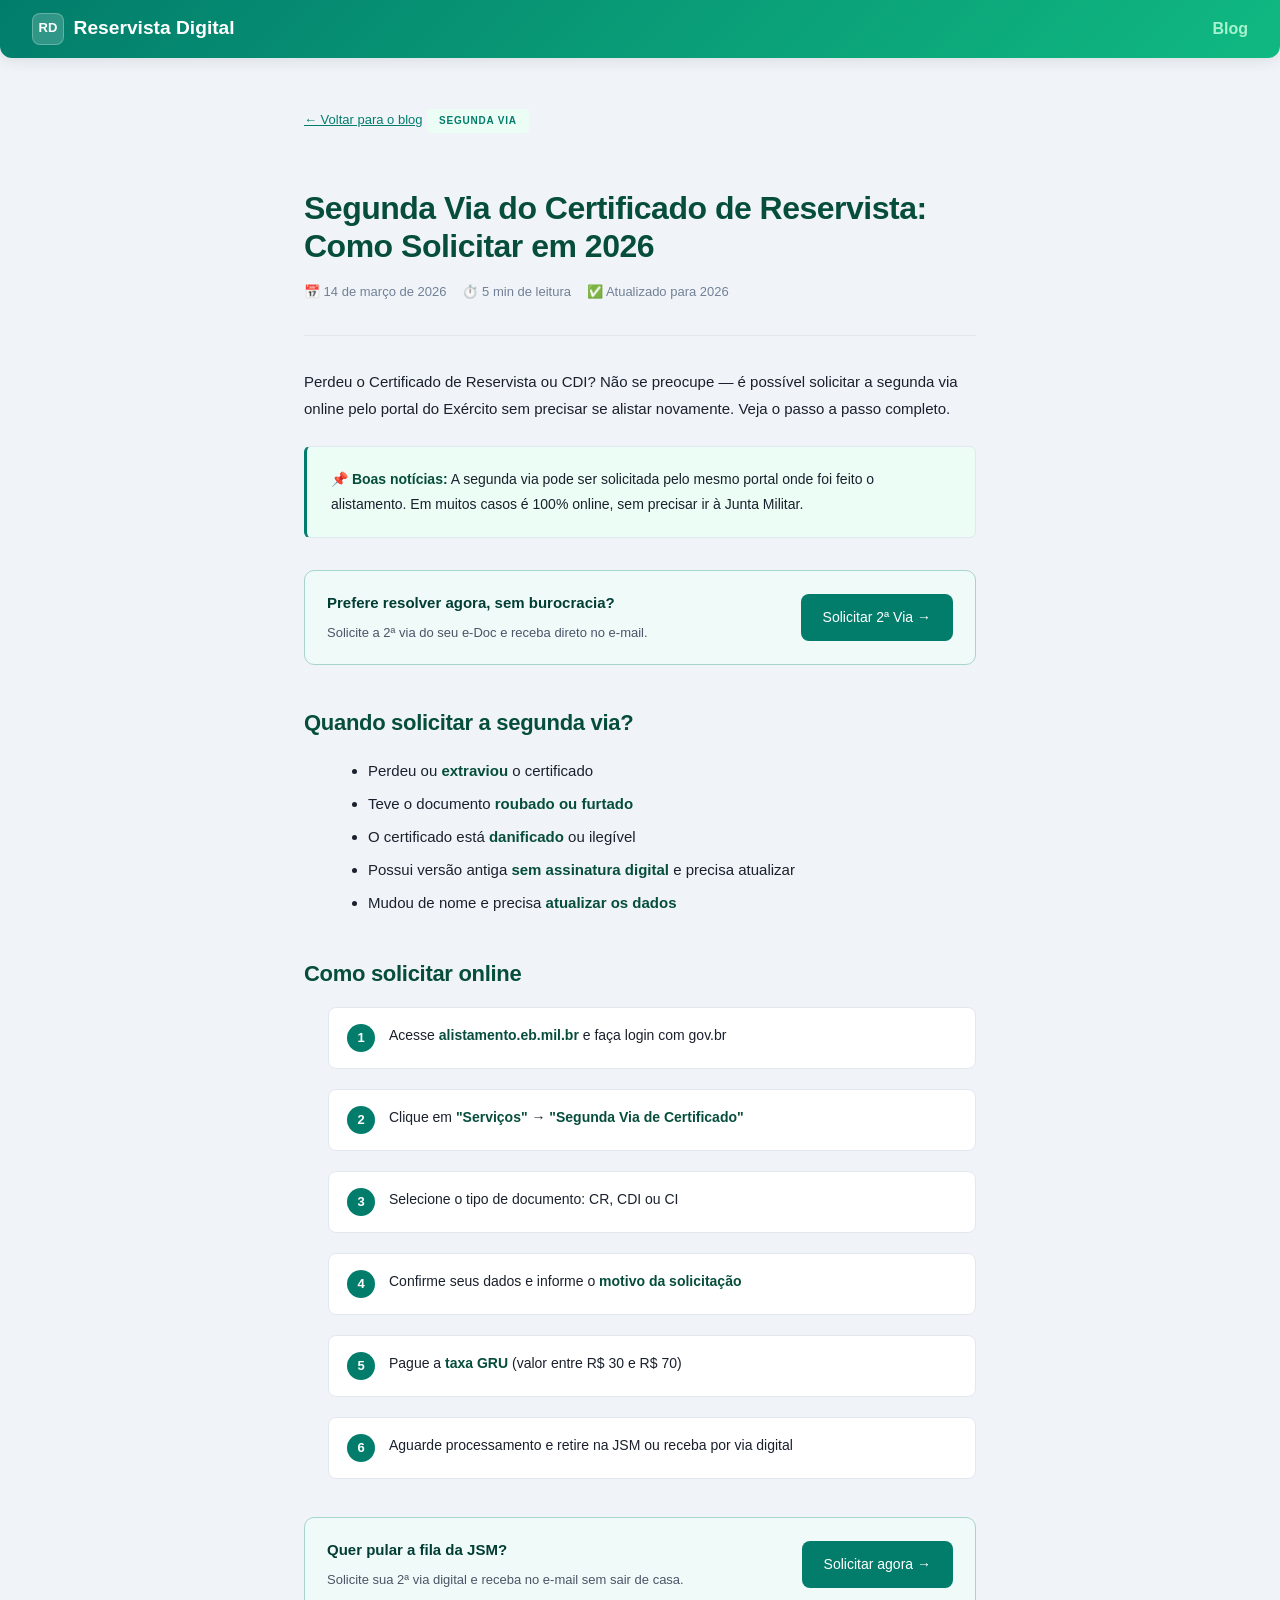
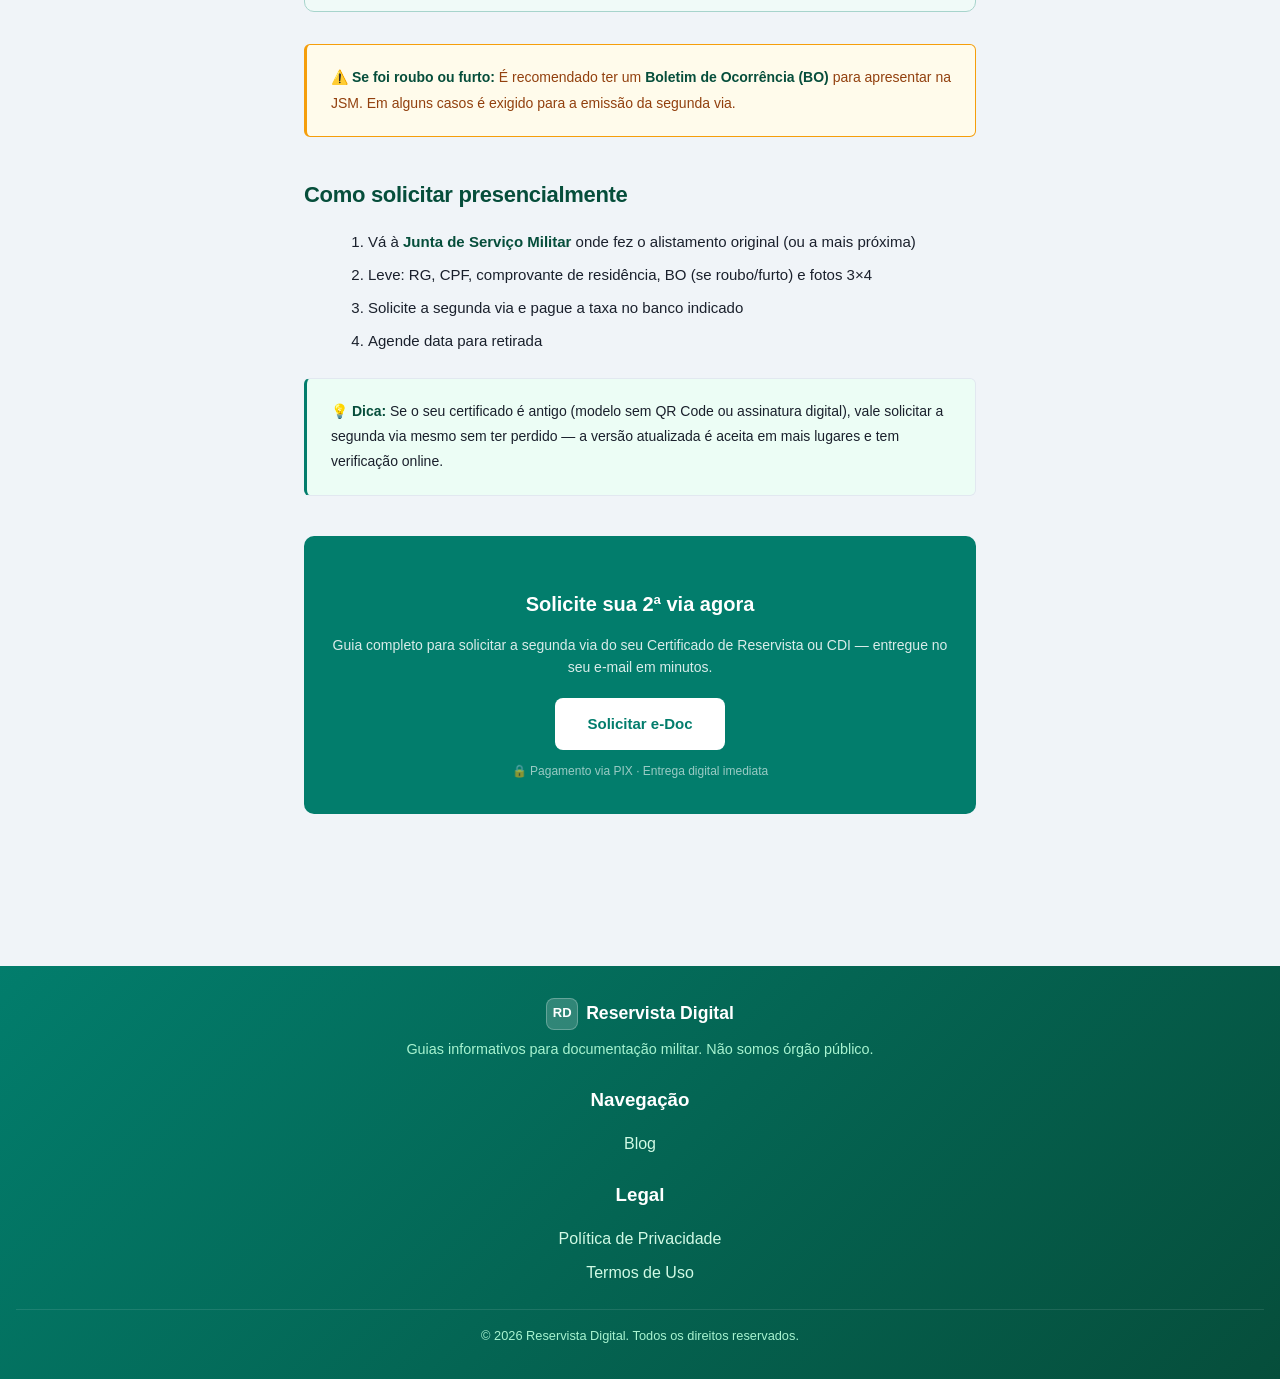
<file: blog/segunda-via-certificado-reservista.html>
<!DOCTYPE html>
<html lang="pt-BR">
<head>
<meta charset="UTF-8">
<meta name="viewport" content="width=device-width, initial-scale=1.0">
<title>Segunda Via do Certificado de Reservista: Como Solicitar em 2026</title>
<meta name="description" content="Perdeu o Certificado de Reservista ou CDI? Veja como solicitar a segunda via online pelo portal do Exército ou presencialmente, com documentos e prazos.">
<meta name="keywords" content="segunda via certificado de reservista, segunda via CDI, perdeu certificado reservista, como tirar segunda via reservista 2026">
<meta name="robots" content="index, follow">
<meta property="og:title" content="Segunda Via do Certificado de Reservista: Como Solicitar em 2026">
<meta property="og:type" content="article">
<script>var l=document.createElement('link');l.rel='canonical';l.href=window.location.href.split('?')[0];document.head.appendChild(l);</script>
<script type="application/ld+json">{"@context":"https://schema.org","@type":"Article","headline":"Segunda Via do Certificado de Reservista: Como Solicitar em 2026","datePublished":"2026-03-14","dateModified":"2026-03-14","author":{"@type":"Organization","name":"Reservista Digital"}}</script>
<link rel="preconnect" href="https://fonts.googleapis.com">
<link rel="preconnect" href="https://fonts.gstatic.com" crossorigin>
<link href="https://fonts.googleapis.com/css2?family=Roboto:wght@300;400;500;600;700&display=swap" rel="stylesheet">
<link rel="stylesheet" href="../style.css">
<style>
.article-wrap{max-width:720px;margin:0 auto;padding:48px 24px 80px}
.article-back{display:inline-flex;align-items:center;gap:6px;font-size:13px;font-weight:500;color:var(--primary-color);margin-bottom:32px}
.article-tag{display:inline-block;font-size:10px;font-weight:700;letter-spacing:.8px;text-transform:uppercase;color:var(--primary-color);background:var(--light-color);padding:4px 12px;border-radius:4px;margin-bottom:16px}
.article-wrap h1{font-size:32px;font-weight:700;color:var(--dark-color);line-height:1.2;letter-spacing:-.5px;margin-bottom:16px}
.article-meta{display:flex;align-items:center;gap:16px;font-size:13px;color:#718096;margin-bottom:32px;padding-bottom:32px;border-bottom:1px solid #e2e8f0;flex-wrap:wrap}
.article-intro{font-size:17px;color:#4a5568;line-height:1.7;margin-bottom:36px}
.article-wrap h2{font-size:22px;font-weight:700;color:var(--dark-color);margin:40px 0 16px;letter-spacing:-.3px}
.article-wrap p{font-size:15px;color:#1a202c;line-height:1.8;margin-bottom:16px}
.article-wrap ul,.article-wrap ol{margin:8px 0 20px 24px}
.article-wrap li{font-size:15px;color:#1a202c;line-height:1.8;margin-bottom:6px}
.article-wrap strong{font-weight:600;color:var(--dark-color)}
.article-wrap a{color:var(--primary-color);font-weight:500}
.info-box{background:var(--light-color);border:1px solid #e2e8f0;border-left:3px solid var(--primary-color);border-radius:6px;padding:20px 24px;margin:24px 0}
.info-box p{margin:0;font-size:14px}
.warning-box{background:#fffbeb;border:1px solid #f59e0b;border-left:3px solid #f59e0b;border-radius:6px;padding:20px 24px;margin:24px 0}
.warning-box p{margin:0;font-size:14px;color:#92400e}
.step-list{list-style:none;margin:0 0 24px;padding:0;display:flex;flex-direction:column;gap:14px}
.step-item{display:flex;align-items:flex-start;gap:14px;background:#fff;border:1px solid #e2e8f0;border-radius:8px;padding:16px 18px}
.step-num{width:28px;height:28px;border-radius:50%;background:var(--primary-color);color:#fff;font-size:13px;font-weight:700;display:flex;align-items:center;justify-content:center;flex-shrink:0}
.step-item p{margin:0;font-size:14px;color:#1a202c;line-height:1.6}
/* CTAs */
.cta-inline{background:#f0faf8;border:1.5px solid #a7d4cc;border-radius:10px;padding:20px 22px;margin:32px 0;display:flex;align-items:center;justify-content:space-between;gap:16px;flex-wrap:wrap}
.cta-inline-text strong{display:block;font-size:15px;font-weight:700;color:#013d34;margin-bottom:4px}
.cta-inline-text span{font-size:13px;color:#4a5568}
.cta-inline-btn{background:#027d6c;color:#fff!important;font-weight:700;font-size:14px;padding:12px 22px;border-radius:8px;white-space:nowrap;text-decoration:none!important;flex-shrink:0;display:inline-block;transition:opacity .2s}
.cta-inline-btn:hover{opacity:.88;text-decoration:none!important}
.cta-box{background:#027d6c;border-radius:10px;padding:32px 28px;text-align:center;margin:40px 0}
.cta-box h3{font-size:20px;font-weight:700;color:#fff;margin-bottom:10px}
.cta-box p{font-size:14px;color:rgba(255,255,255,.85);margin-bottom:20px;line-height:1.6}
.cta-box a{display:inline-block;background:#fff;color:#027d6c;font-weight:700;font-size:15px;padding:14px 32px;border-radius:8px;transition:opacity .2s;text-decoration:none}
.cta-box a:hover{opacity:.9;text-decoration:none}
.cta-box .cta-sub{font-size:12px;color:rgba(255,255,255,.6);margin-top:12px;margin-bottom:0}
.sticky-cta{display:none;position:fixed;bottom:0;left:0;right:0;background:#fff;border-top:1px solid #e2e8f0;padding:12px 16px 20px;z-index:999}
.sticky-cta a{display:block;background:#027d6c;color:#fff!important;font-weight:700;font-size:15px;padding:15px;border-radius:10px;text-align:center;text-decoration:none!important}
@media(max-width:640px){.sticky-cta{display:block}.article-wrap{padding-bottom:100px}}
</style>
</head>
<body>

<header class="header">
  <a href="../blog" class="nav-logo"><span class="nav-logo-icon">RD</span>Reservista Digital</a>
  <button class="mobile-menu-btn" onclick="document.getElementById('nav-menu').classList.toggle('active')">&#9776;</button>
  <nav class="nav-menu" id="nav-menu">
    <button class="mobile-menu-btn" style="position:absolute;top:1rem;right:1rem" onclick="document.getElementById('nav-menu').classList.remove('active')">&#10005;</button>
    <ul>
      <li><a href="/blog" style="color:#a7f3d0;font-weight:600">Blog</a></li>
    </ul>
  </nav>
</header>

<article class="article-wrap">
  <a href="/blog" class="article-back">&larr; Voltar para o blog</a>
  <span class="article-tag">Segunda via</span>
  <h1>Segunda Via do Certificado de Reservista: Como Solicitar em 2026</h1>
  <div class="article-meta"><span>📅 14 de março de 2026</span><span>⏱️ 5 min de leitura</span><span>✅ Atualizado para 2026</span></div>

  <p class="article-intro">Perdeu o Certificado de Reservista ou CDI? Não se preocupe — é possível solicitar a segunda via online pelo portal do Exército sem precisar se alistar novamente. Veja o passo a passo completo.</p>

  <div class="info-box">
    <p><strong>📌 Boas notícias:</strong> A segunda via pode ser solicitada pelo mesmo portal onde foi feito o alistamento. Em muitos casos é 100% online, sem precisar ir à Junta Militar.</p>
  </div>

  <!-- CTA 1: Após info-box positiva — momento de alívio, pessoa quer resolver logo -->
  <div class="cta-inline">
    <div class="cta-inline-text">
      <strong>Prefere resolver agora, sem burocracia?</strong>
      <span>Solicite a 2ª via do seu e-Doc e receba direto no e-mail.</span>
    </div>
    <a href="/checkoutblog.html?guia=GUIA_D" class="cta-inline-btn">Solicitar 2ª Via →</a>
  </div>

  <h2>Quando solicitar a segunda via?</h2>
  <ul>
    <li>Perdeu ou <strong>extraviou</strong> o certificado</li>
    <li>Teve o documento <strong>roubado ou furtado</strong></li>
    <li>O certificado está <strong>danificado</strong> ou ilegível</li>
    <li>Possui versão antiga <strong>sem assinatura digital</strong> e precisa atualizar</li>
    <li>Mudou de nome e precisa <strong>atualizar os dados</strong></li>
  </ul>

  <h2>Como solicitar online</h2>
  <ul class="step-list">
    <li class="step-item"><div class="step-num">1</div><p>Acesse <strong>alistamento.eb.mil.br</strong> e faça login com gov.br</p></li>
    <li class="step-item"><div class="step-num">2</div><p>Clique em <strong>"Serviços"</strong> → <strong>"Segunda Via de Certificado"</strong></p></li>
    <li class="step-item"><div class="step-num">3</div><p>Selecione o tipo de documento: CR, CDI ou CI</p></li>
    <li class="step-item"><div class="step-num">4</div><p>Confirme seus dados e informe o <strong>motivo da solicitação</strong></p></li>
    <li class="step-item"><div class="step-num">5</div><p>Pague a <strong>taxa GRU</strong> (valor entre R$ 30 e R$ 70)</p></li>
    <li class="step-item"><div class="step-num">6</div><p>Aguarde processamento e retire na JSM ou receba por via digital</p></li>
  </ul>

  <!-- CTA 2: Após o passo a passo — pessoa viu que tem burocracia e pode querer alternativa mais fácil -->
  <div class="cta-inline">
    <div class="cta-inline-text">
      <strong>Quer pular a fila da JSM?</strong>
      <span>Solicite sua 2ª via digital e receba no e-mail sem sair de casa.</span>
    </div>
    <a href="/checkoutblog.html?guia=GUIA_D" class="cta-inline-btn">Solicitar agora →</a>
  </div>

  <div class="warning-box">
    <p>⚠️ <strong>Se foi roubo ou furto:</strong> É recomendado ter um <strong>Boletim de Ocorrência (BO)</strong> para apresentar na JSM. Em alguns casos é exigido para a emissão da segunda via.</p>
  </div>

  <h2>Como solicitar presencialmente</h2>
  <ol>
    <li>Vá à <strong>Junta de Serviço Militar</strong> onde fez o alistamento original (ou a mais próxima)</li>
    <li>Leve: RG, CPF, comprovante de residência, BO (se roubo/furto) e fotos 3×4</li>
    <li>Solicite a segunda via e pague a taxa no banco indicado</li>
    <li>Agende data para retirada</li>
  </ol>

  <div class="info-box">
    <p><strong>💡 Dica:</strong> Se o seu certificado é antigo (modelo sem QR Code ou assinatura digital), vale solicitar a segunda via mesmo sem ter perdido — a versão atualizada é aceita em mais lugares e tem verificação online.</p>
  </div>

  <div class="cta-box">
    <h3>Solicite sua 2ª via agora</h3>
    <p>Guia completo para solicitar a segunda via do seu Certificado de Reservista ou CDI — entregue no seu e-mail em minutos.</p>
    <a href="/checkoutblog.html?guia=GUIA_D">Solicitar e-Doc</a>
    <p class="cta-sub">🔒 Pagamento via PIX · Entrega digital imediata</p>
  </div>
</article>

<div class="sticky-cta">
  <a href="/checkoutblog.html?guia=GUIA_D">Solicitar 2ª Via →</a>
</div>

<footer class="footer">
  <div class="footer-column">
    <strong style="font-size:1.1rem;display:flex;align-items:center;gap:.5rem;justify-content:center"><span class="nav-logo-icon">RD</span> Reservista Digital</strong>
    <p style="color:#a7f3d0;font-size:.9rem;margin-top:.5rem">Guias informativos para documentação militar. Não somos órgão público.</p>
  </div>
  <div class="footer-column"><h3>Navegação</h3><ul><li><a href="/blog">Blog</a></li></ul></div>
  <div class="footer-column"><h3>Legal</h3><ul><li><a href="../politica-privacidade.html">Política de Privacidade</a></li><li><a href="../termos-de-uso.html">Termos de Uso</a></li></ul></div>
  <div class="copyright">© 2026 Reservista Digital. Todos os direitos reservados.</div>
</footer>
</body>
</html>
</file>
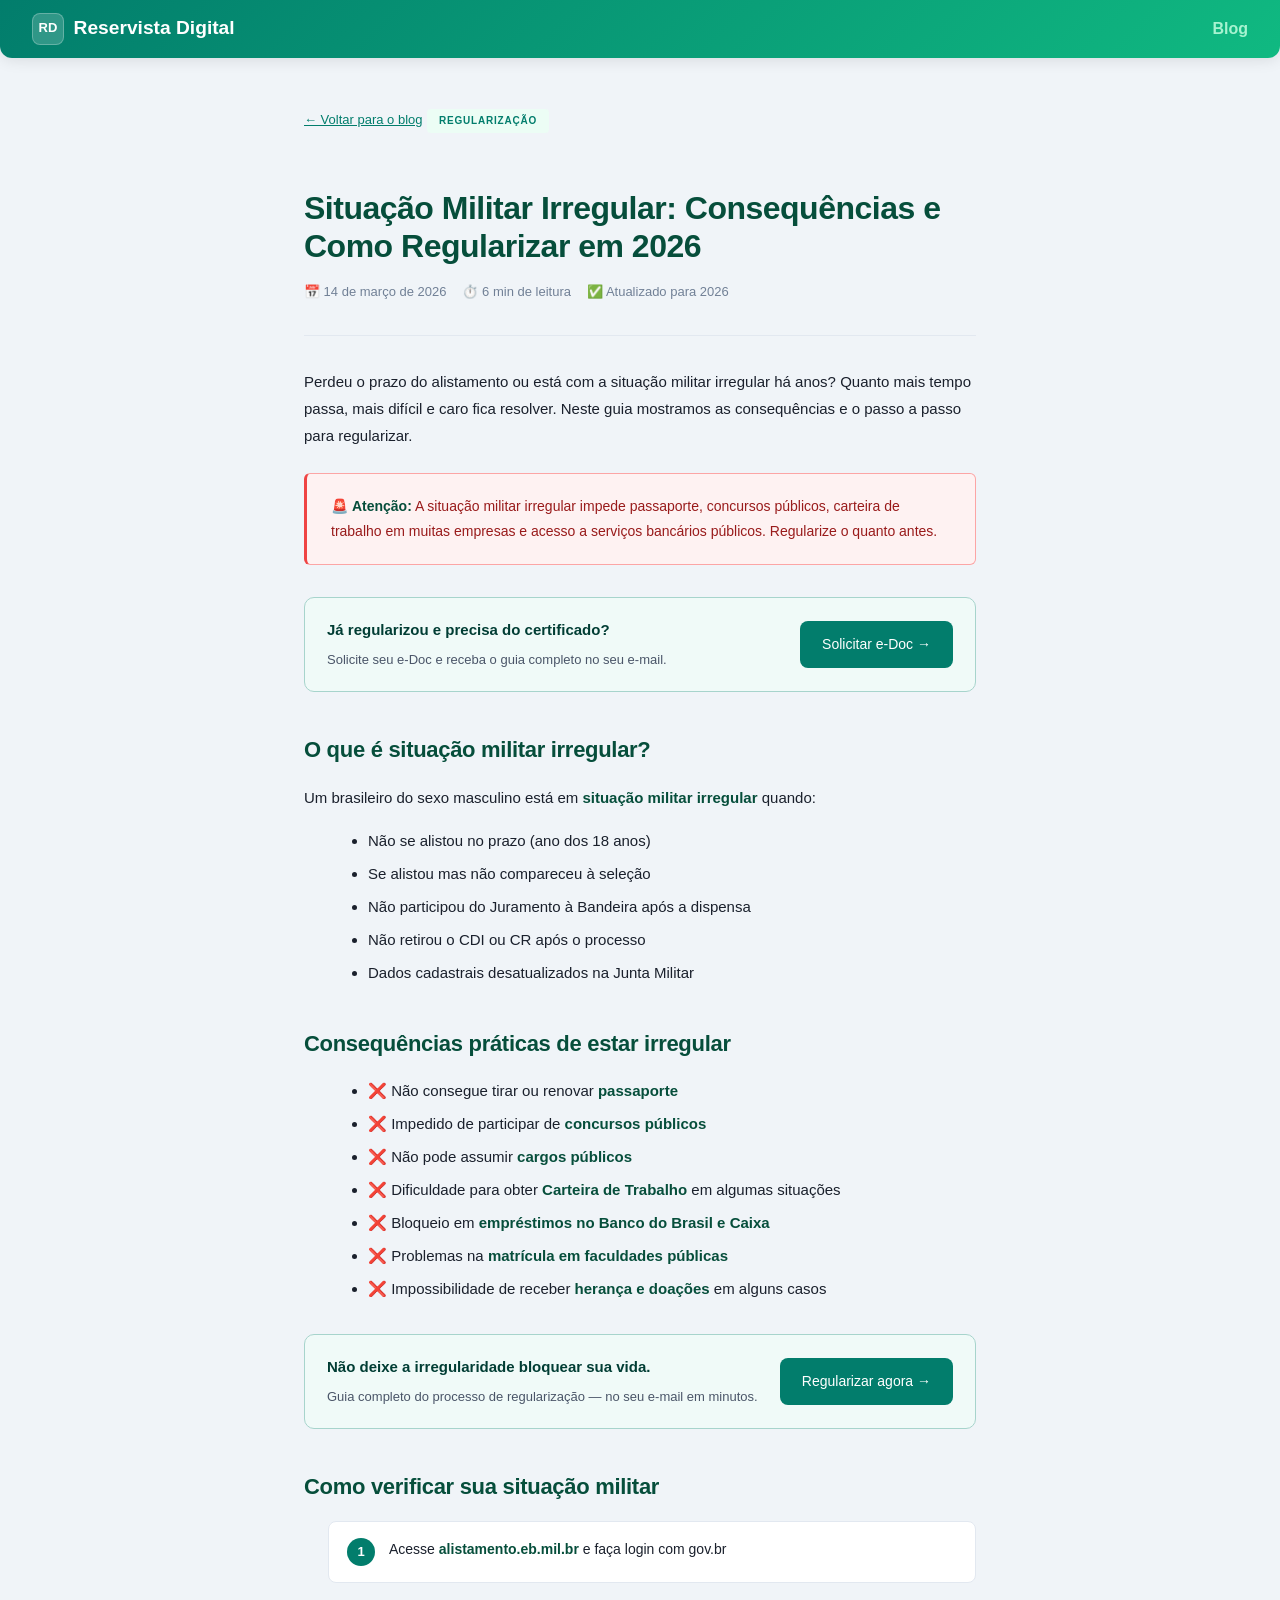
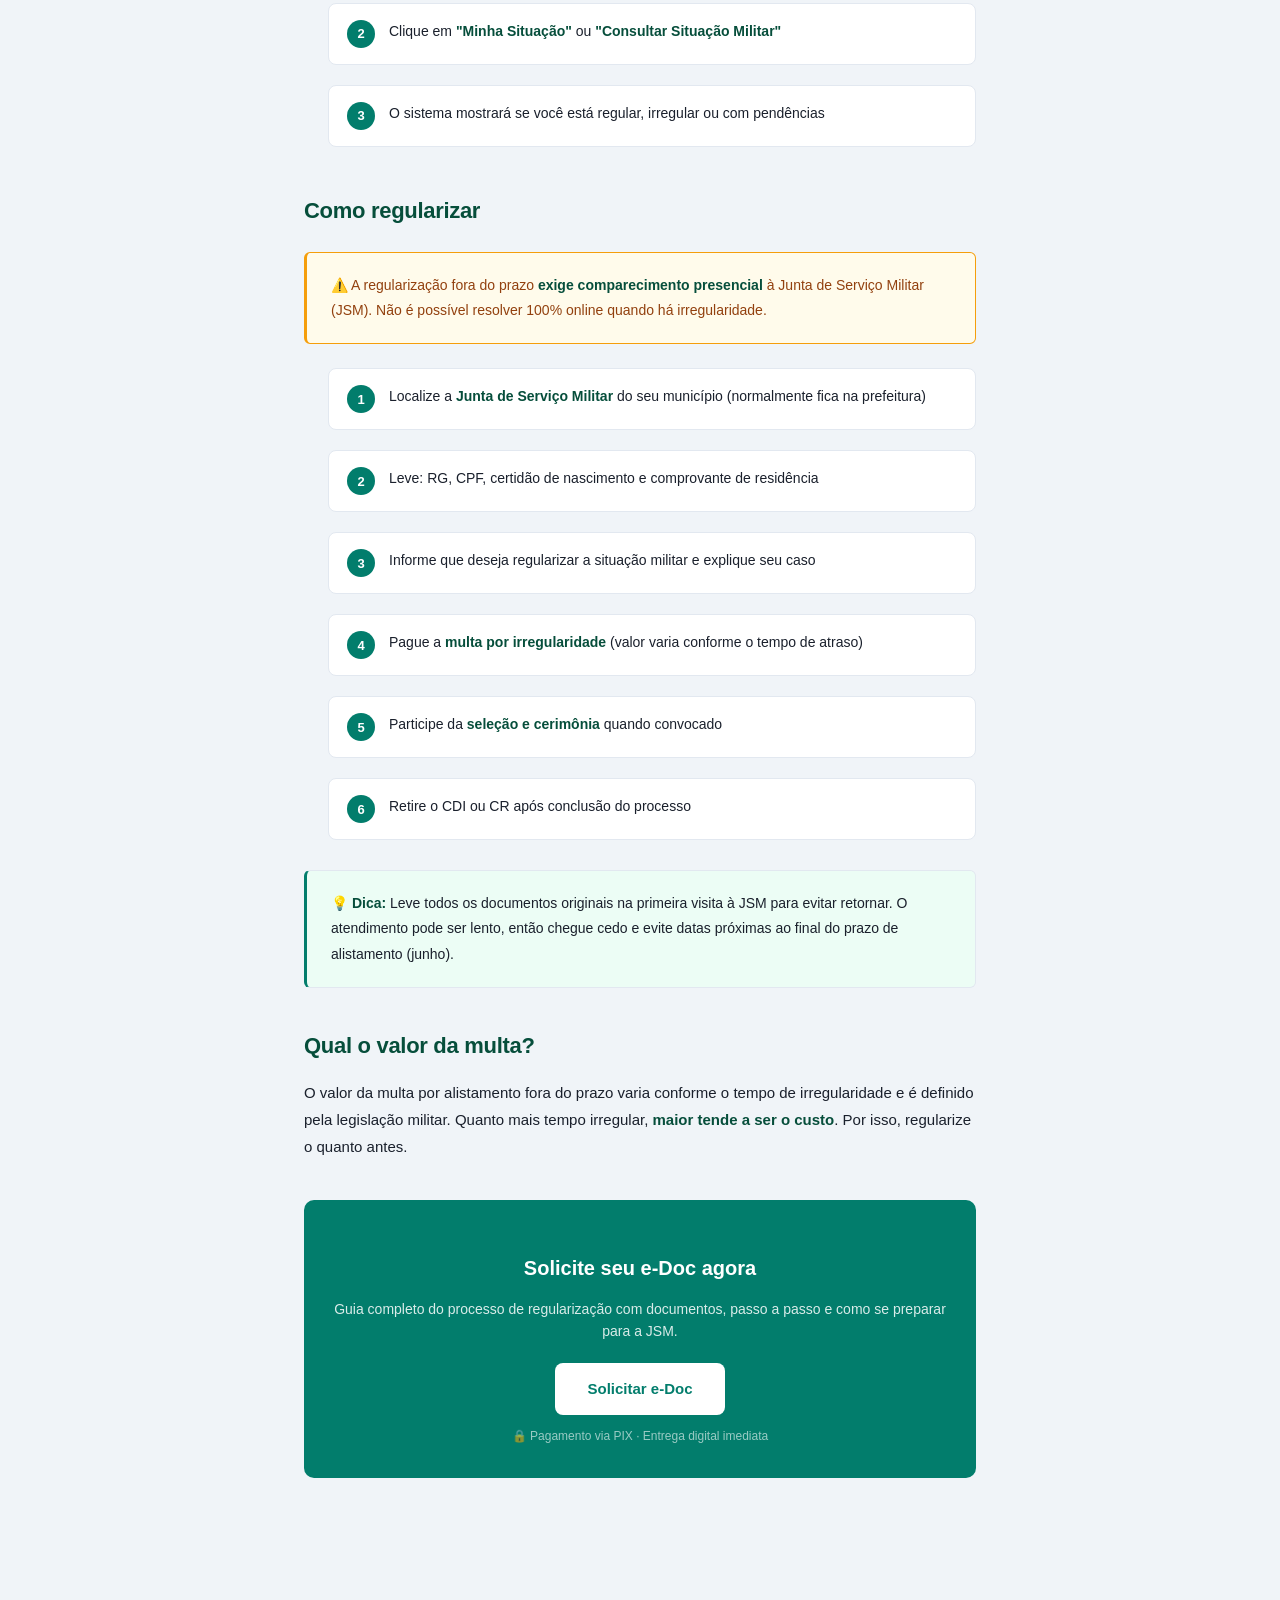
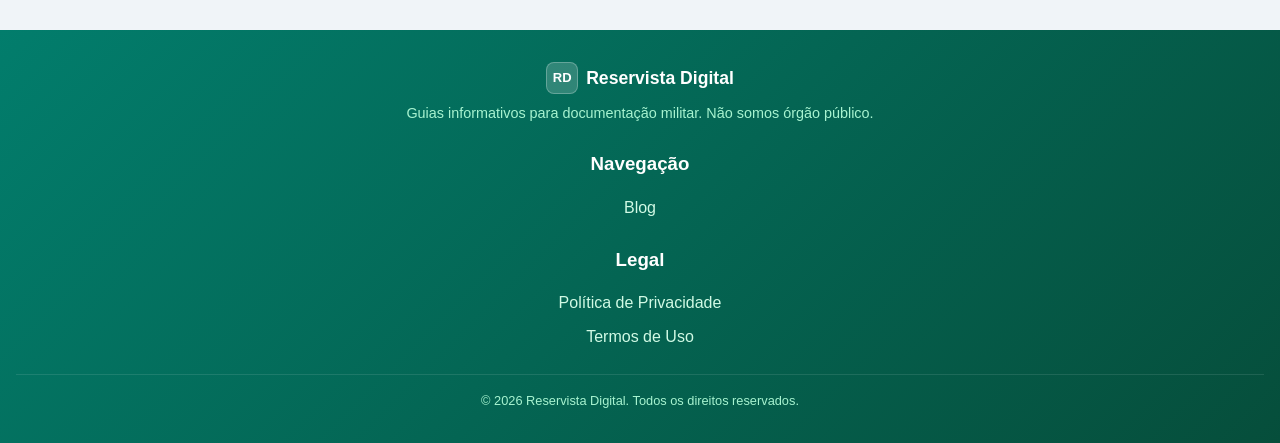
<file: blog/situacao-militar-irregular.html>
<!DOCTYPE html>
<html lang="pt-BR">
<head>
<meta charset="UTF-8">
<meta name="viewport" content="width=device-width, initial-scale=1.0">
<title>Situação Militar Irregular: Consequências e Como Regularizar em 2026</title>
<meta name="description" content="Está com situação militar irregular? Veja o que pode acontecer, quais as consequências práticas e o passo a passo completo para regularizar em 2026.">
<meta name="keywords" content="situação militar irregular, como regularizar situação militar, irregular serviço militar, perdeu prazo alistamento o que fazer 2026">
<meta name="robots" content="index, follow">
<meta property="og:title" content="Situação Militar Irregular: Como Regularizar em 2026">
<meta property="og:type" content="article">
<script>var l=document.createElement('link');l.rel='canonical';l.href=window.location.href.split('?')[0];document.head.appendChild(l);</script>
<script type="application/ld+json">{"@context":"https://schema.org","@type":"Article","headline":"Situação Militar Irregular: Consequências e Como Regularizar em 2026","datePublished":"2026-03-14","dateModified":"2026-03-14","author":{"@type":"Organization","name":"Reservista Digital"}}</script>
<link rel="preconnect" href="https://fonts.googleapis.com">
<link rel="preconnect" href="https://fonts.gstatic.com" crossorigin>
<link href="https://fonts.googleapis.com/css2?family=Roboto:wght@300;400;500;600;700&display=swap" rel="stylesheet">
<link rel="stylesheet" href="../style.css">
<style>
.article-wrap{max-width:720px;margin:0 auto;padding:48px 24px 80px}
.article-back{display:inline-flex;align-items:center;gap:6px;font-size:13px;font-weight:500;color:var(--primary-color);margin-bottom:32px}
.article-tag{display:inline-block;font-size:10px;font-weight:700;letter-spacing:.8px;text-transform:uppercase;color:var(--primary-color);background:var(--light-color);padding:4px 12px;border-radius:4px;margin-bottom:16px}
.article-wrap h1{font-size:32px;font-weight:700;color:var(--dark-color);line-height:1.2;letter-spacing:-.5px;margin-bottom:16px}
.article-meta{display:flex;align-items:center;gap:16px;font-size:13px;color:#718096;margin-bottom:32px;padding-bottom:32px;border-bottom:1px solid #e2e8f0;flex-wrap:wrap}
.article-intro{font-size:17px;color:#4a5568;line-height:1.7;margin-bottom:36px}
.article-wrap h2{font-size:22px;font-weight:700;color:var(--dark-color);margin:40px 0 16px;letter-spacing:-.3px}
.article-wrap p{font-size:15px;color:#1a202c;line-height:1.8;margin-bottom:16px}
.article-wrap ul,.article-wrap ol{margin:8px 0 20px 24px}
.article-wrap li{font-size:15px;color:#1a202c;line-height:1.8;margin-bottom:6px}
.article-wrap strong{font-weight:600;color:var(--dark-color)}
.article-wrap a{color:var(--primary-color);font-weight:500}
.info-box{background:var(--light-color);border:1px solid #e2e8f0;border-left:3px solid var(--primary-color);border-radius:6px;padding:20px 24px;margin:24px 0}
.info-box p{margin:0;font-size:14px}
.warning-box{background:#fffbeb;border:1px solid #f59e0b;border-left:3px solid #f59e0b;border-radius:6px;padding:20px 24px;margin:24px 0}
.warning-box p{margin:0;font-size:14px;color:#92400e}
.danger-box{background:#fef2f2;border:1px solid #fca5a5;border-left:3px solid #ef4444;border-radius:6px;padding:20px 24px;margin:24px 0}
.danger-box p{margin:0;font-size:14px;color:#991b1b}
.step-list{list-style:none;margin:0 0 24px;padding:0;display:flex;flex-direction:column;gap:14px}
.step-item{display:flex;align-items:flex-start;gap:14px;background:#fff;border:1px solid #e2e8f0;border-radius:8px;padding:16px 18px}
.step-num{width:28px;height:28px;border-radius:50%;background:var(--primary-color);color:#fff;font-size:13px;font-weight:700;display:flex;align-items:center;justify-content:center;flex-shrink:0}
.step-item p{margin:0;font-size:14px;color:#1a202c;line-height:1.6}
/* CTAs */
.cta-inline{background:#f0faf8;border:1.5px solid #a7d4cc;border-radius:10px;padding:20px 22px;margin:32px 0;display:flex;align-items:center;justify-content:space-between;gap:16px;flex-wrap:wrap}
.cta-inline-text strong{display:block;font-size:15px;font-weight:700;color:#013d34;margin-bottom:4px}
.cta-inline-text span{font-size:13px;color:#4a5568}
.cta-inline-btn{background:#027d6c;color:#fff!important;font-weight:700;font-size:14px;padding:12px 22px;border-radius:8px;white-space:nowrap;text-decoration:none!important;flex-shrink:0;display:inline-block;transition:opacity 0.2s}
.cta-inline-btn:hover{opacity:.88}
.cta-box{background:#027d6c;border-radius:10px;padding:32px 28px;text-align:center;margin:40px 0}
.cta-box h3{font-size:20px;font-weight:700;color:#fff;margin-bottom:10px}
.cta-box p{font-size:14px;color:rgba(255,255,255,.85);margin-bottom:20px;line-height:1.6}
.cta-box a{display:inline-block;background:#fff;color:#027d6c;font-weight:700;font-size:15px;padding:14px 32px;border-radius:8px;transition:opacity .2s;text-decoration:none}
.cta-box a:hover{opacity:.9}
.cta-box .cta-sub{font-size:12px;color:rgba(255,255,255,.6);margin-top:12px;margin-bottom:0}
.sticky-cta{display:none;position:fixed;bottom:0;left:0;right:0;background:#fff;border-top:1px solid #e2e8f0;padding:12px 16px 20px;z-index:999}
.sticky-cta a{display:block;background:#027d6c;color:#fff!important;font-weight:700;font-size:15px;padding:15px;border-radius:10px;text-align:center;text-decoration:none!important}
@media(max-width:640px){.sticky-cta{display:block}.article-wrap{padding-bottom:100px}}
</style>
</head>
<body>

<header class="header">
  <a href="../blog" class="nav-logo"><span class="nav-logo-icon">RD</span>Reservista Digital</a>
  <button class="mobile-menu-btn" onclick="document.getElementById('nav-menu').classList.toggle('active')">&#9776;</button>
  <nav class="nav-menu" id="nav-menu">
    <button class="mobile-menu-btn" style="position:absolute;top:1rem;right:1rem" onclick="document.getElementById('nav-menu').classList.remove('active')">&#10005;</button>
    <ul>
      <li><a href="/blog" style="color:#a7f3d0;font-weight:600">Blog</a></li>
    </ul>
  </nav>
</header>

<article class="article-wrap">
  <a href="/blog" class="article-back">&larr; Voltar para o blog</a>
  <span class="article-tag">Regularização</span>
  <h1>Situação Militar Irregular: Consequências e Como Regularizar em 2026</h1>
  <div class="article-meta"><span>📅 14 de março de 2026</span><span>⏱️ 6 min de leitura</span><span>✅ Atualizado para 2026</span></div>

  <p class="article-intro">Perdeu o prazo do alistamento ou está com a situação militar irregular há anos? Quanto mais tempo passa, mais difícil e caro fica resolver. Neste guia mostramos as consequências e o passo a passo para regularizar.</p>

  <div class="danger-box">
    <p>🚨 <strong>Atenção:</strong> A situação militar irregular impede passaporte, concursos públicos, carteira de trabalho em muitas empresas e acesso a serviços bancários públicos. Regularize o quanto antes.</p>
  </div>

  <!-- CTA 1: após danger-box — urgência em alta, pessoa assustada com as consequências -->
  <div class="cta-inline">
    <div class="cta-inline-text">
      <strong>Já regularizou e precisa do certificado?</strong>
      <span>Solicite seu e-Doc e receba o guia completo no seu e-mail.</span>
    </div>
    <a href="/checkoutblog.html?guia=GUIA_C" class="cta-inline-btn">Solicitar e-Doc →</a>
  </div>

  <h2>O que é situação militar irregular?</h2>
  <p>Um brasileiro do sexo masculino está em <strong>situação militar irregular</strong> quando:</p>
  <ul>
    <li>Não se alistou no prazo (ano dos 18 anos)</li>
    <li>Se alistou mas não compareceu à seleção</li>
    <li>Não participou do Juramento à Bandeira após a dispensa</li>
    <li>Não retirou o CDI ou CR após o processo</li>
    <li>Dados cadastrais desatualizados na Junta Militar</li>
  </ul>

  <h2>Consequências práticas de estar irregular</h2>
  <ul>
    <li>❌ Não consegue tirar ou renovar <strong>passaporte</strong></li>
    <li>❌ Impedido de participar de <strong>concursos públicos</strong></li>
    <li>❌ Não pode assumir <strong>cargos públicos</strong></li>
    <li>❌ Dificuldade para obter <strong>Carteira de Trabalho</strong> em algumas situações</li>
    <li>❌ Bloqueio em <strong>empréstimos no Banco do Brasil e Caixa</strong></li>
    <li>❌ Problemas na <strong>matrícula em faculdades públicas</strong></li>
    <li>❌ Impossibilidade de receber <strong>herança e doações</strong> em alguns casos</li>
  </ul>

  <!-- CTA 2: após lista de consequências — motivação máxima para agir -->
  <div class="cta-inline">
    <div class="cta-inline-text">
      <strong>Não deixe a irregularidade bloquear sua vida.</strong>
      <span>Guia completo do processo de regularização — no seu e-mail em minutos.</span>
    </div>
    <a href="/checkoutblog.html?guia=GUIA_C" class="cta-inline-btn">Regularizar agora →</a>
  </div>

  <h2>Como verificar sua situação militar</h2>
  <ul class="step-list">
    <li class="step-item"><div class="step-num">1</div><p>Acesse <strong>alistamento.eb.mil.br</strong> e faça login com gov.br</p></li>
    <li class="step-item"><div class="step-num">2</div><p>Clique em <strong>"Minha Situação"</strong> ou <strong>"Consultar Situação Militar"</strong></p></li>
    <li class="step-item"><div class="step-num">3</div><p>O sistema mostrará se você está regular, irregular ou com pendências</p></li>
  </ul>

  <h2>Como regularizar</h2>
  <div class="warning-box">
    <p>⚠️ A regularização fora do prazo <strong>exige comparecimento presencial</strong> à Junta de Serviço Militar (JSM). Não é possível resolver 100% online quando há irregularidade.</p>
  </div>

  <ul class="step-list">
    <li class="step-item"><div class="step-num">1</div><p>Localize a <strong>Junta de Serviço Militar</strong> do seu município (normalmente fica na prefeitura)</p></li>
    <li class="step-item"><div class="step-num">2</div><p>Leve: RG, CPF, certidão de nascimento e comprovante de residência</p></li>
    <li class="step-item"><div class="step-num">3</div><p>Informe que deseja regularizar a situação militar e explique seu caso</p></li>
    <li class="step-item"><div class="step-num">4</div><p>Pague a <strong>multa por irregularidade</strong> (valor varia conforme o tempo de atraso)</p></li>
    <li class="step-item"><div class="step-num">5</div><p>Participe da <strong>seleção e cerimônia</strong> quando convocado</p></li>
    <li class="step-item"><div class="step-num">6</div><p>Retire o CDI ou CR após conclusão do processo</p></li>
  </ul>

  <div class="info-box">
    <p><strong>💡 Dica:</strong> Leve todos os documentos originais na primeira visita à JSM para evitar retornar. O atendimento pode ser lento, então chegue cedo e evite datas próximas ao final do prazo de alistamento (junho).</p>
  </div>

  <h2>Qual o valor da multa?</h2>
  <p>O valor da multa por alistamento fora do prazo varia conforme o tempo de irregularidade e é definido pela legislação militar. Quanto mais tempo irregular, <strong>maior tende a ser o custo</strong>. Por isso, regularize o quanto antes.</p>

  <div class="cta-box">
    <h3>Solicite seu e-Doc agora</h3>
    <p>Guia completo do processo de regularização com documentos, passo a passo e como se preparar para a JSM.</p>
    <a href="/checkoutblog.html?guia=GUIA_C">Solicitar e-Doc</a>
    <p class="cta-sub">🔒 Pagamento via PIX · Entrega digital imediata</p>
  </div>
</article>

<div class="sticky-cta">
  <a href="/checkoutblog.html?guia=GUIA_C">Solicitar e-Doc →</a>
</div>

<footer class="footer">
  <div class="footer-column">
    <strong style="font-size:1.1rem;display:flex;align-items:center;gap:.5rem;justify-content:center"><span class="nav-logo-icon">RD</span> Reservista Digital</strong>
    <p style="color:#a7f3d0;font-size:.9rem;margin-top:.5rem">Guias informativos para documentação militar. Não somos órgão público.</p>
  </div>
  <div class="footer-column"><h3>Navegação</h3><ul><li><a href="/blog">Blog</a></li></ul></div>
  <div class="footer-column"><h3>Legal</h3><ul><li><a href="../politica-privacidade.html">Política de Privacidade</a></li><li><a href="../termos-de-uso.html">Termos de Uso</a></li></ul></div>
  <div class="copyright">© 2026 Reservista Digital. Todos os direitos reservados.</div>
</footer>
</body>
</html>
</file>
<file: style.css>
:root {
    --primary-color: #027d6c;
    --secondary-color: #10b981;
    --light-color: #ecfdf5;
    --dark-color: #064e3b;
}

*, *::before, *::after {
    box-sizing: border-box;
}

body {
    font-family: 'Inter', sans-serif;
    background: #f0f4f8;
    color: var(--primary-color);
    line-height: 1.6;
    margin: 0;
    padding: 0;
    min-height: 100vh;
    display: flex;
    flex-direction: column;
    font-size: 16px;
}

.main-wrapper {
    flex: 1;
    width: 100%;
    max-width: 1200px;
    margin: 0 auto;
    padding: 0;
}

.header {
    background: linear-gradient(135deg, var(--primary-color), var(--secondary-color));
    color: white;
    padding: 0.8rem 1rem;
    display: flex;
    align-items: center;
    justify-content: space-between;
    position: sticky;
    top: 0;
    z-index: 100;
    box-shadow: 0 2px 15px rgba(0, 0, 0, 0.1);
    width: 100%;
}

.mobile-menu-btn {
    background: none;
    border: none;
    color: white;
    font-size: 1.5rem;
    cursor: pointer;
    padding: 0.5rem;
}

.nav-menu {
    position: fixed;
    top: 0;
    left: 0;
    right: 0;
    bottom: 0;
    background: linear-gradient(135deg, var(--primary-color), var(--dark-color));
    display: flex;
    flex-direction: column;
    justify-content: center;
    align-items: center;
    transform: translateY(-100%);
    transition: transform 0.4s ease;
    z-index: 99;
    padding: 1rem;
}

.nav-menu.active {
    transform: translateY(0);
}

.nav-menu ul {
    list-style: none;
    padding: 0;
    margin: 0;
    display: flex;
    flex-direction: column;
    gap: 1.5rem;
    width: 100%;
    text-align: center;
}

.nav-menu ul li a {
    color: white;
    text-decoration: none;
    font-size: 1.2rem;
    font-weight: 500;
    padding: 0.5rem;
    display: block;
}

.main-content {
    padding: 1rem;
    width: 100%;
}

.container {
    background: white;
    border-radius: 12px;
    box-shadow: 0 5px 15px rgba(0, 0, 0, 0.05);
    width: 100%;
    margin: 0 auto;
    padding: 1.5rem;
}

.section-title {
    font-size: 1.5rem;
    font-weight: 700;
    margin-bottom: 1.5rem;
    text-align: center;
    color: var(--primary-color);
    position: relative;
    padding-bottom: 0.8rem;
}

.section-title::after {
    content: '';
    position: absolute;
    bottom: 0;
    left: 50%;
    transform: translateX(-50%);
    width: 60px;
    height: 3px;
    background: linear-gradient(to right, var(--primary-color), var(--secondary-color));
    border-radius: 2px;
}

.btn-primary {
    background-color: var(--primary-color);
    color: white;
    padding: 1rem;
    border-radius: 8px;
    font-weight: 600;
    font-size: 1rem;
    text-align: center;
    text-decoration: none;
    box-shadow: 0 4px 10px rgba(2, 125, 108, 0.3);
    border: none;
    cursor: pointer;
    transition: all 0.3s ease;
    display: inline-block;
    width: 100%;
}

.btn-primary:hover {
    background-color: var(--dark-color);
    transform: translateY(-2px);
}

.btn-container {
    display: flex;
    flex-direction: column;
    gap: 1rem;
    margin: 1rem 0;
}

.steps {
    margin: 1.5rem 0;
    padding-left: 1.2rem;
}

.steps li {
    margin-bottom: 1.2rem;
    font-size: 1rem;
    position: relative;
    padding-left: 1.5rem;
}

.steps li::before {
    content: '';
    position: absolute;
    left: 0;
    top: 0.5rem;
    width: 8px;
    height: 8px;
    background-color: var(--secondary-color);
    border-radius: 50%;
}

.highlight-box {
    background: #f8fafc;
    border-left: 3px solid var(--secondary-color);
    padding: 1.2rem;
    margin: 1.5rem 0;
    border-radius: 0 6px 6px 0;
}

.feature-item {
    display: flex;
    align-items: flex-start;
    margin-bottom: 1.2rem;
}

.feature-icon {
    color: var(--secondary-color);
    font-size: 1.2rem;
    margin-right: 0.8rem;
    margin-top: 0.2rem;
}

.guarantee-badge {
    background: #f0fdf4;
    padding: 1rem;
    border-radius: 8px;
    margin: 1.5rem 0;
    border: 1px dashed var(--secondary-color);
    text-align: center;
}

.benefits-grid {
    display: grid;
    grid-template-columns: 1fr;
    gap: 1.5rem;
    margin: 2rem 0;
}

.benefit-card {
    background: #f8fafc;
    border-radius: 8px;
    padding: 1.2rem;
    border: 1px solid #e2e8f0;
}

.benefit-card h3 {
    color: var(--dark-color);
    font-weight: 600;
    margin-bottom: 0.5rem;
    display: flex;
    align-items: center;
}

.benefit-card h3 i {
    margin-right: 0.5rem;
    color: var(--primary-color);
}

.faq-item {
    margin-bottom: 1.2rem;
    border-bottom: 1px solid #e2e8f0;
    padding-bottom: 1rem;
}

.faq-question {
    font-weight: 600;
    display: flex;
    justify-content: space-between;
    align-items: center;
    cursor: pointer;
}

.faq-answer {
    display: none;
    padding-top: 0.5rem;
    color: #4a5568;
}

.faq-answer.active {
    display: block;
}

.testimonial {
    background: white;
    padding: 1.2rem;
    border-radius: 8px;
    margin: 1.2rem 0;
    box-shadow: 0 2px 8px rgba(0, 0, 0, 0.05);
    border: 1px solid #e2e8f0;
}

.testimonial-author {
    display: flex;
    align-items: center;
    margin-top: 0.8rem;
}

.testimonial-author img {
    width: 40px;
    height: 40px;
    border-radius: 50%;
    object-fit: cover;
    margin-right: 0.8rem;
}

.footer {
    background: linear-gradient(135deg, var(--primary-color), var(--dark-color));
    color: white;
    padding: 2rem 1rem;
    text-align: center;
    width: 100%;
    margin-top: 2rem;
}

.footer-column {
    margin-bottom: 1.5rem;
}

.footer-column h3 {
    font-weight: 600;
    margin-bottom: 1rem;
}

.footer-column ul {
    list-style: none;
    padding: 0;
}

.footer-column ul li {
    margin-bottom: 0.5rem;
}

.footer-column ul li a {
    color: #d1fae5;
    text-decoration: none;
}

.copyright {
    margin-top: 1.5rem;
    padding-top: 1rem;
    border-top: 1px solid rgba(255, 255, 255, 0.1);
    font-size: 0.8rem;
    color: #a7f3d0;
}

.sticky-cta {
    position: fixed;
    bottom: 0;
    left: 0;
    right: 0;
    background: white;
    padding: 0.8rem 1rem;
    box-shadow: 0 -2px 10px rgba(0,0,0,0.1);
    z-index: 90;
    display: none;
}
.nav-logo {
    display: flex;
    align-items: center;
    gap: 0.6rem;
    text-decoration: none;
    color: white;
    font-weight: 700;
    font-size: 1.2rem;
}

.nav-logo-icon {
    width: 32px;
    height: 32px;
    border-radius: 8px;
    background: rgba(255,255,255,0.18);
    border: 1px solid rgba(255,255,255,0.25);
    display: flex;
    align-items: center;
    justify-content: center;
    font-size: 13px;
    font-weight: 700;
    color: white;
}

@media (min-width: 768px) {
    .main-wrapper {
        padding: 0 1rem;
    }

    .header {
        padding: 0.8rem 2rem;
        border-radius: 0 0 12px 12px;
    }

    .mobile-menu-btn {
        display: none;
    }

    .nav-menu {
        position: static;
        background: none;
        transform: none;
        flex-direction: row;
        padding: 0;
        width: auto;
    }

    .nav-menu ul {
        flex-direction: row;
        gap: 2rem;
    }

    .nav-menu ul li a {
        font-size: 1rem;
        padding: 0;
    }

    .benefits-grid {
        grid-template-columns: repeat(3, 1fr);
    }

    .btn-container {
        flex-direction: row;
        justify-content: center;
    }

    .btn-primary {
        width: auto;
        min-width: 250px;
    }

    .sticky-cta {
        display: none !important;
    }
}
</file>
